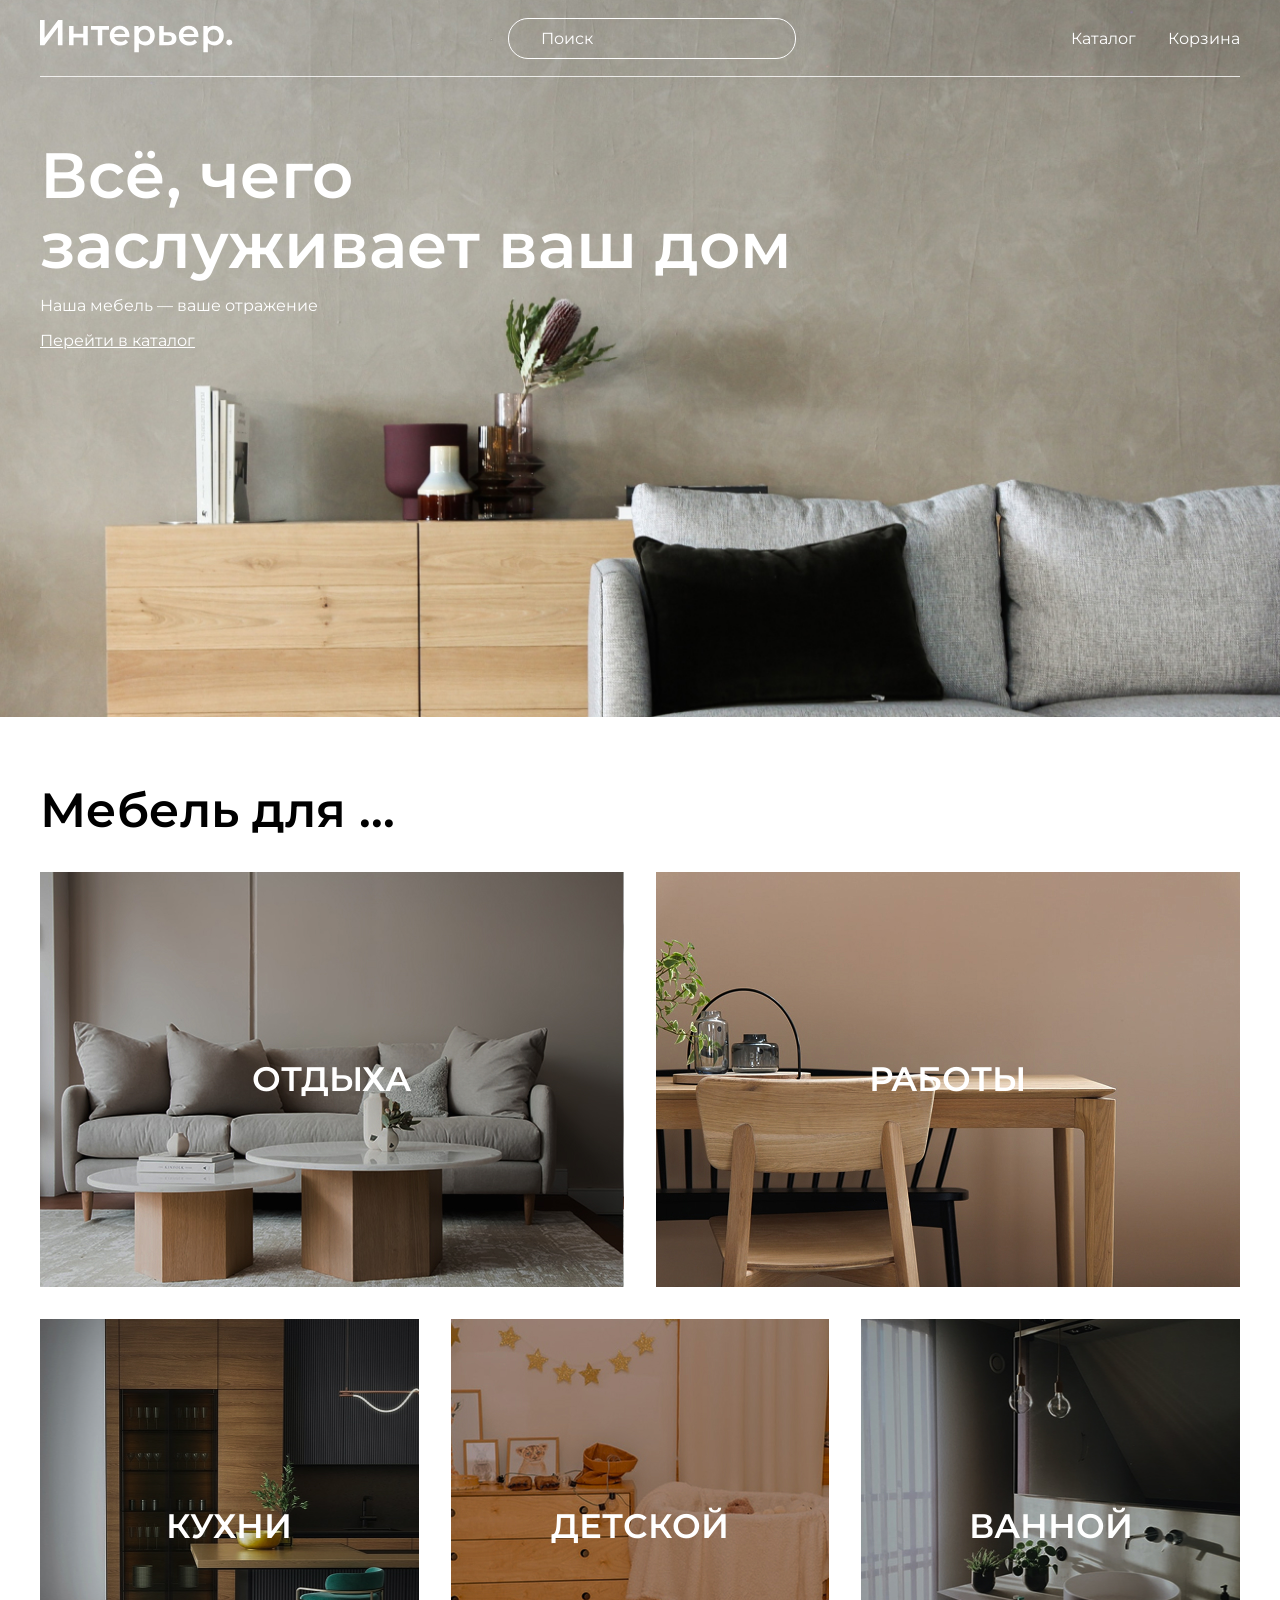
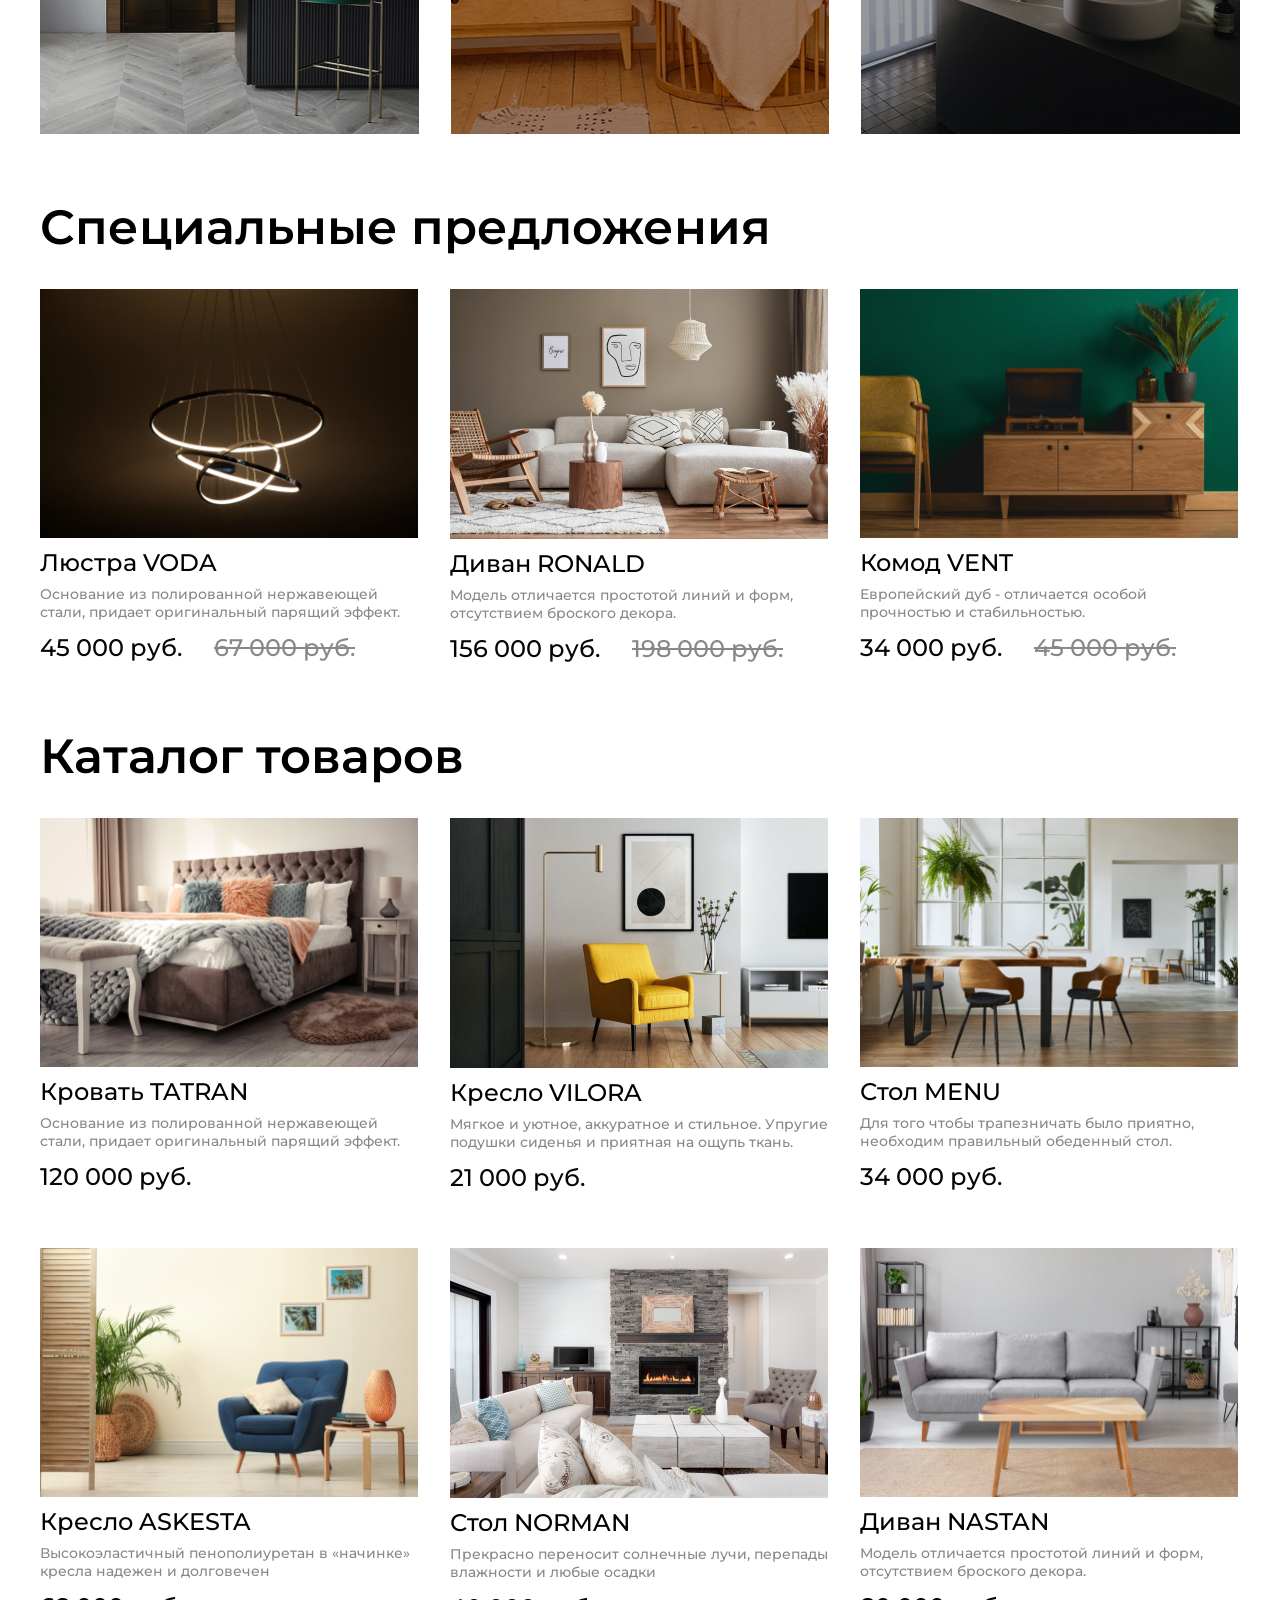
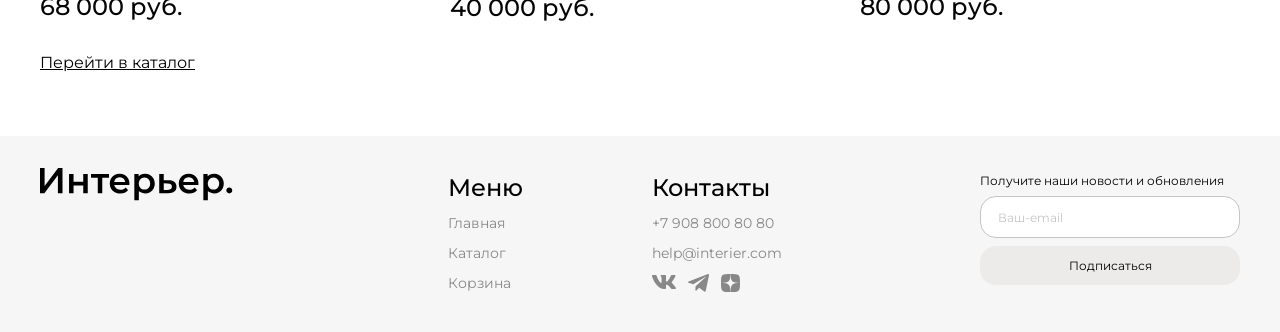
<file: index.html>
<!DOCTYPE html>
<html lang="ru">
<head>
    <meta charset="UTF-8">
    <meta name="viewport" content="width=device-width, initial-scale=1.0">
    <title>Магазин мебели</title>
    <link rel="stylesheet" href="./styles.css">
    <link rel="preconnect" href="https://fonts.googleapis.com">
    <link rel="preconnect" href="https://fonts.gstatic.com" crossorigin>
    <link href="https://fonts.googleapis.com/css2?family=Montserrat:ital,wght@0,100..900;1,100..900&display=swap"
        rel="stylesheet">
</head>
<body>
    <section class="hero-page center">
        <header class="header">
            <a class="header__logo" href="index.html">
                <img class="logo__img" src="./img/logo-vite.svg" alt="Логотип">
            </a>

            <input class="header__input" type="text" placeholder="Поиск">

            <nav class="header__nav">
                <a class="header__nav-link" href="catalog.html">Каталог</a>
                <a class="header__nav-link" href="cart.html">Корзина</a>
            </nav>

            <div class="menu-mobail">
                <a href="#">
                    <svg width="16" height="16" viewBox="0 0 16 16" fill="none" xmlns="http://www.w3.org/2000/svg">
                        <path d="M6.33569 0.103333C7.97081 0.0528479 9.56397 0.626612 10.7908 1.7088C12.0177 2.79117 12.7864 4.30064 12.9402 5.9295C13.0911 7.52844 12.6358 9.12315 11.6707 10.4041L15.0046 13.7371C15.0874 13.8199 15.1532 13.9181 15.198 14.0262C15.2428 14.1344 15.2664 14.2508 15.2664 14.368C15.2663 14.4851 15.2428 14.6016 15.198 14.7098C15.1532 14.8179 15.0874 14.9161 15.0046 14.9988C14.9219 15.0816 14.8237 15.1474 14.7156 15.1922C14.6073 15.237 14.4909 15.2596 14.3738 15.2596C14.2566 15.2596 14.1402 15.237 14.032 15.1922C13.9239 15.1474 13.8257 15.0816 13.7429 14.9988L10.4099 11.6649C9.12912 12.6326 7.5328 13.0893 5.93237 12.9393C4.30231 12.7863 2.79181 12.0177 1.70874 10.7899C0.62567 9.56202 0.0515812 7.9673 0.103271 6.33087C0.155085 4.69428 0.829358 3.13824 1.98804 1.98126C3.14566 0.82533 4.70053 0.153931 6.33569 0.103333ZM6.54565 1.909C5.31897 1.91399 4.14353 2.40292 3.27612 3.27032C2.40875 4.13773 1.91979 5.31319 1.91479 6.53986C1.90986 7.76646 2.3895 8.94574 3.24976 9.82013C3.68015 10.2575 4.19306 10.6052 4.75854 10.8436C5.32421 11.0819 5.93183 11.2063 6.54565 11.2088C7.15929 11.2113 7.76729 11.0918 8.33472 10.8582C8.90228 10.6245 9.41826 10.2805 9.85229 9.8465C10.2863 9.41245 10.6303 8.8965 10.864 8.32892C11.0977 7.76149 11.2171 7.1535 11.2146 6.53986C11.2121 5.92603 11.0877 5.31841 10.8494 4.75275C10.611 4.18724 10.2633 3.67437 9.82593 3.24396C8.95152 2.38368 7.77229 1.90404 6.54565 1.909Z"
                            fill="white" stroke="white" stroke-width="0.2" />
                    </svg>
                </a>

                <a href="catalog.html">
                    <svg width="20" height="20" viewBox="0 0 20 20" fill="none" xmlns="http://www.w3.org/2000/svg">
                        <rect width="4.57143" height="4.57143" fill="white" />
                        <rect y="7.31427" width="4.57143" height="4.57143" fill="white" />
                        <rect y="14.6285" width="4.57143" height="4.57143" fill="white" />
                        <rect x="7.31348" y="7.31427" width="4.57143" height="4.57143" fill="white" />
                        <rect x="7.31348" y="14.6285" width="4.57143" height="4.57143" fill="white" />
                        <rect x="7.31348" width="4.57143" height="4.57143" fill="white" />
                        <rect x="14.6279" y="7.31427" width="4.57143" height="4.57143" fill="white" />
                        <rect x="14.6279" y="14.6285" width="4.57143" height="4.57143" fill="white" />
                        <rect x="14.6279" width="4.57143" height="4.57143" fill="white" />
                    </svg>
                </a>

                <a href="cart.html">
                    <svg width="19" height="17" viewBox="0 0 19 17" fill="none" xmlns="http://www.w3.org/2000/svg">
                        <path d="M11.4579 16.6667C12.0105 16.6667 12.5404 16.4472 12.9311 16.0565C13.3218 15.6658 13.5413 15.1359 13.5413 14.5833C13.5413 14.0308 13.3218 13.5009 12.9311 13.1102C12.5404 12.7195 12.0105 12.5 11.4579 12.5C10.9054 12.5 10.3755 12.7195 9.98478 13.1102C9.59408 13.5009 9.37459 14.0308 9.37459 14.5833C9.37459 15.1359 9.59408 15.6658 9.98478 16.0565C10.3755 16.4472 10.9054 16.6667 11.4579 16.6667ZM4.16626 16.6667C4.71879 16.6667 5.24869 16.4472 5.63939 16.0565C6.0301 15.6658 6.24959 15.1359 6.24959 14.5833C6.24959 14.0308 6.0301 13.5009 5.63939 13.1102C5.24869 12.7195 4.71879 12.5 4.16626 12.5C3.61372 12.5 3.08382 12.7195 2.69312 13.1102C2.30242 13.5009 2.08292 14.0308 2.08292 14.5833C2.08292 15.1359 2.30242 15.6658 2.69312 16.0565C3.08382 16.4472 3.61372 16.6667 4.16626 16.6667ZM17.7475 2.00312C18.0075 1.99474 18.2541 1.88554 18.4351 1.69863C18.6161 1.51171 18.7173 1.26174 18.7173 1.00156C18.7173 0.741387 18.6161 0.491411 18.4351 0.304497C18.2541 0.117584 18.0075 0.0083873 17.7475 0H16.5485C15.609 0 14.7965 0.652083 14.5923 1.56875L13.2871 7.44583C13.0829 8.3625 12.2704 9.01458 11.3308 9.01458H3.50584L2.00376 3.00417H11.7381C11.9957 2.99241 12.2389 2.88181 12.417 2.69537C12.5951 2.50892 12.6945 2.26099 12.6945 2.00312C12.6945 1.74526 12.5951 1.49733 12.417 1.31088C12.2389 1.12444 11.9957 1.01384 11.7381 1.00208H2.00376C1.69924 1.00199 1.39871 1.07133 1.12502 1.20483C0.851328 1.33832 0.611673 1.53246 0.424274 1.77248C0.236876 2.01251 0.106667 2.29209 0.0435467 2.59C-0.0195751 2.8879 -0.0139446 3.19627 0.0600071 3.49167L1.56209 9.5C1.67038 9.93354 1.92052 10.3184 2.27272 10.5934C2.62493 10.8684 3.05898 11.0178 3.50584 11.0177H11.3308C12.2425 11.0178 13.127 10.707 13.8381 10.1366C14.5493 9.56612 15.0446 8.77019 15.2423 7.88021L16.5485 2.00312H17.7475Z"
                            fill="white" />
                    </svg>
                </a>
            </div>
        </header>

        <div class="hero-page__wrapper">
            <h1 class="hero-page__title">Всё, чего заслуживает ваш дом</h1>
            <p class="hero-page__subtitle">Наша мебель — ваше отражение</p>
            <a class="hero-page__link" href="catalog.html">Перейти в каталог</a>
        </div>
    </section>

    <div class="for-box center">
        <h2 class="for-box__title">Мебель для ...</h2>
        <div class="for">
            <div class="for__item for__item_1 for__item_big">ОТДЫХА</div>
            <div class="for__item for__item_2 for__item_big">РАБОТЫ</div>
            <div class="for__item for__item_3">КУХНИ</div>
            <div class="for__item for__item_4">ДЕТСКОЙ</div>
            <div class="for__item for__item_5">ВАННОЙ</div>
        </div>
    </div>

    <section class="content center">
        <h2 class="content__title">Специальные предложения</h2>
        <div class="content__product">
            <article class="product">
                <div class="product__icons">
                <a class="product__linke" href="#">
                    <svg width="18.165161" height="21.083023" viewBox="0 0 18.1652 21.083" fill="none"
                        xmlns="http://www.w3.org/2000/svg" xmlns:xlink="http://www.w3.org/1999/xlink">
                        <desc>
                            Created with Pixso.
                        </desc>
                        <defs />
                        <path id="Vector"
                            d="M4.08 7L4.08 5C4.08 3.67 4.15 1.93 5.08 1C6.01 0.06 7.76 0 9.08 0C10.39 0 12.15 0.06 13.08 1C14.01 1.93 14.08 3.67 14.08 5L14.08 7L17.08 7C17.34 7 17.89 6.81 18.08 7C18.26 7.18 18.08 7.73 18.08 8L18.08 20C18.08 20.26 18.26 20.81 18.08 21C17.89 21.18 17.34 21 17.08 21L1.08 21C0.81 21 0.26 21.18 0.08 21C-0.11 20.81 0.08 20.26 0.08 20L0.08 8C0.08 7.73 -0.11 7.18 0.08 7C0.26 6.81 0.81 7 1.08 7L4.08 7ZM4.08 9L2.08 9L2.08 19L16.08 19L16.08 9L14.08 9L14.08 11L12.08 11L12.08 9L6.08 9L6.08 11L4.08 11L4.08 9ZM6.08 7L12.08 7L12.08 5C12.08 4.2 11.64 3.56 11.08 3C10.52 2.43 9.87 2 9.08 2C8.29 2 7.64 2.43 7.08 3C6.52 3.56 6.08 4.2 6.08 5L6.08 7Z"
                            fill="#C4C4C4" fill-opacity="1.000000" fill-rule="nonzero" />
                    </svg>
                </a>
                <a class="product__linke" href="#">
                    <svg width="20" height="18" viewBox="0 0 20 18" fill="none" xmlns="http://www.w3.org/2000/svg">
                        <path
                            d="M10 18.0011C9.35502 17.4291 8.62602 16.8341 7.85502 16.2011H7.84502C5.13002 13.9811 2.05302 11.4691 0.694023 8.45912C0.24754 7.50085 0.0109268 6.45825 1.1406e-05 5.40112C-0.00297039 3.95061 0.578794 2.56011 1.61383 1.54389C2.64887 0.527673 4.04981 -0.0284812 5.50002 0.00112428C6.68065 0.00298908 7.83586 0.344205 8.82802 0.984124C9.26399 1.26709 9.65844 1.60938 10 2.00112C10.3435 1.61092 10.7381 1.26883 11.173 0.984124C12.1648 0.344079 13.3197 0.00284283 14.5 0.00112428C15.9502 -0.0284812 17.3512 0.527673 18.3862 1.54389C19.4213 2.56011 20.003 3.95061 20 5.40112C19.9898 6.45994 19.7532 7.50432 19.306 8.46412C17.947 11.4741 14.871 13.9851 12.156 16.2011L12.146 16.2091C11.374 16.8381 10.646 17.4331 10.001 18.0091L10 18.0011ZM5.50002 2.00112C4.56853 1.98947 3.67009 2.34597 3.00002 2.99312C2.35441 3.62729 1.99358 4.49617 1.99994 5.40112C2.01135 6.17163 2.18585 6.93098 2.51202 7.62912C3.15353 8.92783 4.01913 10.1032 5.06902 11.1011C6.06002 12.1011 7.20002 13.0691 8.18602 13.8831C8.45902 14.1081 8.73702 14.3351 9.01502 14.5621L9.19002 14.7051C9.45702 14.9231 9.73302 15.1491 10 15.3711L10.013 15.3591L10.019 15.3541H10.025L10.034 15.3471H10.039H10.044L10.062 15.3321L10.103 15.2991L10.11 15.2931L10.121 15.2851H10.127L10.136 15.2771L10.8 14.7321L10.974 14.5891C11.255 14.3601 11.533 14.1331 11.806 13.9081C12.792 13.0941 13.933 12.1271 14.924 11.1221C15.9741 10.1247 16.8397 8.94964 17.481 7.65112C17.8131 6.94693 17.9901 6.17963 18.0001 5.40112C18.0042 4.49896 17.6435 3.63342 17 3.00112C16.3312 2.35104 15.4326 1.99161 14.5 2.00112C13.3619 1.99145 12.274 2.46849 11.51 3.31212L10 5.05212L8.49002 3.31212C7.72609 2.46849 6.6381 1.99145 5.50002 2.00112Z"
                            fill="#C4C4C4" />
                    </svg>
                </a>
            </div>
                <img class="product__img" src="./img/VODA.jpg" alt="Люстра VODA">
                <h3 class="product__name">Люстра VODA</h3>
                <p class="product__title">Основание из полированной нержавеющей стали, придает оригинальный парящий эффект.</p>
                <div class="product__box-price">
                    <p class="product__price">45 000 руб.</p>
                    <p class="product__price product__price_sail">67 000 руб.</p>
                </div>
            </article>

            <article class="product">
                <div class="product__icons">
                <a class="product__linke" href="#">
                    <svg width="18.165161" height="21.083023" viewBox="0 0 18.1652 21.083" fill="none"
                        xmlns="http://www.w3.org/2000/svg" xmlns:xlink="http://www.w3.org/1999/xlink">
                        <desc>
                            Created with Pixso.
                        </desc>
                        <defs />
                        <path id="Vector"
                            d="M4.08 7L4.08 5C4.08 3.67 4.15 1.93 5.08 1C6.01 0.06 7.76 0 9.08 0C10.39 0 12.15 0.06 13.08 1C14.01 1.93 14.08 3.67 14.08 5L14.08 7L17.08 7C17.34 7 17.89 6.81 18.08 7C18.26 7.18 18.08 7.73 18.08 8L18.08 20C18.08 20.26 18.26 20.81 18.08 21C17.89 21.18 17.34 21 17.08 21L1.08 21C0.81 21 0.26 21.18 0.08 21C-0.11 20.81 0.08 20.26 0.08 20L0.08 8C0.08 7.73 -0.11 7.18 0.08 7C0.26 6.81 0.81 7 1.08 7L4.08 7ZM4.08 9L2.08 9L2.08 19L16.08 19L16.08 9L14.08 9L14.08 11L12.08 11L12.08 9L6.08 9L6.08 11L4.08 11L4.08 9ZM6.08 7L12.08 7L12.08 5C12.08 4.2 11.64 3.56 11.08 3C10.52 2.43 9.87 2 9.08 2C8.29 2 7.64 2.43 7.08 3C6.52 3.56 6.08 4.2 6.08 5L6.08 7Z"
                            fill="#C4C4C4" fill-opacity="1.000000" fill-rule="nonzero" />
                    </svg>
                </a>
                <a class="product__linke" href="#">
                    <svg width="20" height="18" viewBox="0 0 20 18" fill="none" xmlns="http://www.w3.org/2000/svg">
                        <path
                            d="M10 18.0011C9.35502 17.4291 8.62602 16.8341 7.85502 16.2011H7.84502C5.13002 13.9811 2.05302 11.4691 0.694023 8.45912C0.24754 7.50085 0.0109268 6.45825 1.1406e-05 5.40112C-0.00297039 3.95061 0.578794 2.56011 1.61383 1.54389C2.64887 0.527673 4.04981 -0.0284812 5.50002 0.00112428C6.68065 0.00298908 7.83586 0.344205 8.82802 0.984124C9.26399 1.26709 9.65844 1.60938 10 2.00112C10.3435 1.61092 10.7381 1.26883 11.173 0.984124C12.1648 0.344079 13.3197 0.00284283 14.5 0.00112428C15.9502 -0.0284812 17.3512 0.527673 18.3862 1.54389C19.4213 2.56011 20.003 3.95061 20 5.40112C19.9898 6.45994 19.7532 7.50432 19.306 8.46412C17.947 11.4741 14.871 13.9851 12.156 16.2011L12.146 16.2091C11.374 16.8381 10.646 17.4331 10.001 18.0091L10 18.0011ZM5.50002 2.00112C4.56853 1.98947 3.67009 2.34597 3.00002 2.99312C2.35441 3.62729 1.99358 4.49617 1.99994 5.40112C2.01135 6.17163 2.18585 6.93098 2.51202 7.62912C3.15353 8.92783 4.01913 10.1032 5.06902 11.1011C6.06002 12.1011 7.20002 13.0691 8.18602 13.8831C8.45902 14.1081 8.73702 14.3351 9.01502 14.5621L9.19002 14.7051C9.45702 14.9231 9.73302 15.1491 10 15.3711L10.013 15.3591L10.019 15.3541H10.025L10.034 15.3471H10.039H10.044L10.062 15.3321L10.103 15.2991L10.11 15.2931L10.121 15.2851H10.127L10.136 15.2771L10.8 14.7321L10.974 14.5891C11.255 14.3601 11.533 14.1331 11.806 13.9081C12.792 13.0941 13.933 12.1271 14.924 11.1221C15.9741 10.1247 16.8397 8.94964 17.481 7.65112C17.8131 6.94693 17.9901 6.17963 18.0001 5.40112C18.0042 4.49896 17.6435 3.63342 17 3.00112C16.3312 2.35104 15.4326 1.99161 14.5 2.00112C13.3619 1.99145 12.274 2.46849 11.51 3.31212L10 5.05212L8.49002 3.31212C7.72609 2.46849 6.6381 1.99145 5.50002 2.00112Z"
                            fill="#C4C4C4" />
                    </svg>
                </a>
            </div>
                <img class="product__img" src="./img/RONALD.jpg" alt="Диван RONALD">
                <h3 class="product__name">Диван RONALD</h3>
                <p class="product__title">Модель отличается простотой линий и форм, отсутствием броского декора.</p>
                <div class="product__box-price">
                    <p class="product__price">156 000 руб.</p>
                    <p class="product__price product__price_sail">198 000 руб.</p>
                </div>
            </article>

            <article class="product">
                <div class="product__icons">
                <a class="product__linke" href="#">
                    <svg width="18.165161" height="21.083023" viewBox="0 0 18.1652 21.083" fill="none"
                        xmlns="http://www.w3.org/2000/svg" xmlns:xlink="http://www.w3.org/1999/xlink">
                        <desc>
                            Created with Pixso.
                        </desc>
                        <defs />
                        <path id="Vector"
                            d="M4.08 7L4.08 5C4.08 3.67 4.15 1.93 5.08 1C6.01 0.06 7.76 0 9.08 0C10.39 0 12.15 0.06 13.08 1C14.01 1.93 14.08 3.67 14.08 5L14.08 7L17.08 7C17.34 7 17.89 6.81 18.08 7C18.26 7.18 18.08 7.73 18.08 8L18.08 20C18.08 20.26 18.26 20.81 18.08 21C17.89 21.18 17.34 21 17.08 21L1.08 21C0.81 21 0.26 21.18 0.08 21C-0.11 20.81 0.08 20.26 0.08 20L0.08 8C0.08 7.73 -0.11 7.18 0.08 7C0.26 6.81 0.81 7 1.08 7L4.08 7ZM4.08 9L2.08 9L2.08 19L16.08 19L16.08 9L14.08 9L14.08 11L12.08 11L12.08 9L6.08 9L6.08 11L4.08 11L4.08 9ZM6.08 7L12.08 7L12.08 5C12.08 4.2 11.64 3.56 11.08 3C10.52 2.43 9.87 2 9.08 2C8.29 2 7.64 2.43 7.08 3C6.52 3.56 6.08 4.2 6.08 5L6.08 7Z"
                            fill="#C4C4C4" fill-opacity="1.000000" fill-rule="nonzero" />
                    </svg>
                </a>
                <a class="product__linke" href="#">
                    <svg width="20" height="18" viewBox="0 0 20 18" fill="none" xmlns="http://www.w3.org/2000/svg">
                        <path
                            d="M10 18.0011C9.35502 17.4291 8.62602 16.8341 7.85502 16.2011H7.84502C5.13002 13.9811 2.05302 11.4691 0.694023 8.45912C0.24754 7.50085 0.0109268 6.45825 1.1406e-05 5.40112C-0.00297039 3.95061 0.578794 2.56011 1.61383 1.54389C2.64887 0.527673 4.04981 -0.0284812 5.50002 0.00112428C6.68065 0.00298908 7.83586 0.344205 8.82802 0.984124C9.26399 1.26709 9.65844 1.60938 10 2.00112C10.3435 1.61092 10.7381 1.26883 11.173 0.984124C12.1648 0.344079 13.3197 0.00284283 14.5 0.00112428C15.9502 -0.0284812 17.3512 0.527673 18.3862 1.54389C19.4213 2.56011 20.003 3.95061 20 5.40112C19.9898 6.45994 19.7532 7.50432 19.306 8.46412C17.947 11.4741 14.871 13.9851 12.156 16.2011L12.146 16.2091C11.374 16.8381 10.646 17.4331 10.001 18.0091L10 18.0011ZM5.50002 2.00112C4.56853 1.98947 3.67009 2.34597 3.00002 2.99312C2.35441 3.62729 1.99358 4.49617 1.99994 5.40112C2.01135 6.17163 2.18585 6.93098 2.51202 7.62912C3.15353 8.92783 4.01913 10.1032 5.06902 11.1011C6.06002 12.1011 7.20002 13.0691 8.18602 13.8831C8.45902 14.1081 8.73702 14.3351 9.01502 14.5621L9.19002 14.7051C9.45702 14.9231 9.73302 15.1491 10 15.3711L10.013 15.3591L10.019 15.3541H10.025L10.034 15.3471H10.039H10.044L10.062 15.3321L10.103 15.2991L10.11 15.2931L10.121 15.2851H10.127L10.136 15.2771L10.8 14.7321L10.974 14.5891C11.255 14.3601 11.533 14.1331 11.806 13.9081C12.792 13.0941 13.933 12.1271 14.924 11.1221C15.9741 10.1247 16.8397 8.94964 17.481 7.65112C17.8131 6.94693 17.9901 6.17963 18.0001 5.40112C18.0042 4.49896 17.6435 3.63342 17 3.00112C16.3312 2.35104 15.4326 1.99161 14.5 2.00112C13.3619 1.99145 12.274 2.46849 11.51 3.31212L10 5.05212L8.49002 3.31212C7.72609 2.46849 6.6381 1.99145 5.50002 2.00112Z"
                            fill="#C4C4C4" />
                    </svg>
                </a>
            </div>
                <img class="product__img" src="./img/VENT.jpg" alt="Комод VENT">
                <h3 class="product__name">Комод VENT</h3>
                <p class="product__title">Европейский дуб - отличается особой прочностью и стабильностью.</p>
                <div class="product__box-price">
                    <p class="product__price">34 000 руб.</p>
                    <p class="product__price product__price_sail">45 000 руб.</p>
                </div>
            </article>
        </div>
    </section>

    <section class="content center">
        <h2 class="content__title">Каталог товаров</h2>
        <div class="content__product">
            <article class="product">
                <div class="product__icons">
                <a class="product__linke" href="#">
                    <svg width="18.165161" height="21.083023" viewBox="0 0 18.1652 21.083" fill="none"
                        xmlns="http://www.w3.org/2000/svg" xmlns:xlink="http://www.w3.org/1999/xlink">
                        <desc>
                            Created with Pixso.
                        </desc>
                        <defs />
                        <path id="Vector"
                            d="M4.08 7L4.08 5C4.08 3.67 4.15 1.93 5.08 1C6.01 0.06 7.76 0 9.08 0C10.39 0 12.15 0.06 13.08 1C14.01 1.93 14.08 3.67 14.08 5L14.08 7L17.08 7C17.34 7 17.89 6.81 18.08 7C18.26 7.18 18.08 7.73 18.08 8L18.08 20C18.08 20.26 18.26 20.81 18.08 21C17.89 21.18 17.34 21 17.08 21L1.08 21C0.81 21 0.26 21.18 0.08 21C-0.11 20.81 0.08 20.26 0.08 20L0.08 8C0.08 7.73 -0.11 7.18 0.08 7C0.26 6.81 0.81 7 1.08 7L4.08 7ZM4.08 9L2.08 9L2.08 19L16.08 19L16.08 9L14.08 9L14.08 11L12.08 11L12.08 9L6.08 9L6.08 11L4.08 11L4.08 9ZM6.08 7L12.08 7L12.08 5C12.08 4.2 11.64 3.56 11.08 3C10.52 2.43 9.87 2 9.08 2C8.29 2 7.64 2.43 7.08 3C6.52 3.56 6.08 4.2 6.08 5L6.08 7Z"
                            fill="#C4C4C4" fill-opacity="1.000000" fill-rule="nonzero" />
                    </svg>
                </a>
                <a class="product__linke" href="#">
                    <svg width="20" height="18" viewBox="0 0 20 18" fill="none" xmlns="http://www.w3.org/2000/svg">
                        <path
                            d="M10 18.0011C9.35502 17.4291 8.62602 16.8341 7.85502 16.2011H7.84502C5.13002 13.9811 2.05302 11.4691 0.694023 8.45912C0.24754 7.50085 0.0109268 6.45825 1.1406e-05 5.40112C-0.00297039 3.95061 0.578794 2.56011 1.61383 1.54389C2.64887 0.527673 4.04981 -0.0284812 5.50002 0.00112428C6.68065 0.00298908 7.83586 0.344205 8.82802 0.984124C9.26399 1.26709 9.65844 1.60938 10 2.00112C10.3435 1.61092 10.7381 1.26883 11.173 0.984124C12.1648 0.344079 13.3197 0.00284283 14.5 0.00112428C15.9502 -0.0284812 17.3512 0.527673 18.3862 1.54389C19.4213 2.56011 20.003 3.95061 20 5.40112C19.9898 6.45994 19.7532 7.50432 19.306 8.46412C17.947 11.4741 14.871 13.9851 12.156 16.2011L12.146 16.2091C11.374 16.8381 10.646 17.4331 10.001 18.0091L10 18.0011ZM5.50002 2.00112C4.56853 1.98947 3.67009 2.34597 3.00002 2.99312C2.35441 3.62729 1.99358 4.49617 1.99994 5.40112C2.01135 6.17163 2.18585 6.93098 2.51202 7.62912C3.15353 8.92783 4.01913 10.1032 5.06902 11.1011C6.06002 12.1011 7.20002 13.0691 8.18602 13.8831C8.45902 14.1081 8.73702 14.3351 9.01502 14.5621L9.19002 14.7051C9.45702 14.9231 9.73302 15.1491 10 15.3711L10.013 15.3591L10.019 15.3541H10.025L10.034 15.3471H10.039H10.044L10.062 15.3321L10.103 15.2991L10.11 15.2931L10.121 15.2851H10.127L10.136 15.2771L10.8 14.7321L10.974 14.5891C11.255 14.3601 11.533 14.1331 11.806 13.9081C12.792 13.0941 13.933 12.1271 14.924 11.1221C15.9741 10.1247 16.8397 8.94964 17.481 7.65112C17.8131 6.94693 17.9901 6.17963 18.0001 5.40112C18.0042 4.49896 17.6435 3.63342 17 3.00112C16.3312 2.35104 15.4326 1.99161 14.5 2.00112C13.3619 1.99145 12.274 2.46849 11.51 3.31212L10 5.05212L8.49002 3.31212C7.72609 2.46849 6.6381 1.99145 5.50002 2.00112Z"
                            fill="#C4C4C4" />
                    </svg>
                </a>
            </div>
                <img class="product__img" src="./img/TATRAN.png" alt="Кровать TATRAN">
                <h3 class="product__name">Кровать TATRAN</h3>
                <p class="product__title">Основание из полированной нержавеющей стали, придает оригинальный парящий эффект.</p>
                <p class="product__price">120 000 руб.</p>
            </article>

            <article class="product">
                <div class="product__icons">
                <a class="product__linke" href="#">
                    <svg width="18.165161" height="21.083023" viewBox="0 0 18.1652 21.083" fill="none"
                        xmlns="http://www.w3.org/2000/svg" xmlns:xlink="http://www.w3.org/1999/xlink">
                        <desc>
                            Created with Pixso.
                        </desc>
                        <defs />
                        <path id="Vector"
                            d="M4.08 7L4.08 5C4.08 3.67 4.15 1.93 5.08 1C6.01 0.06 7.76 0 9.08 0C10.39 0 12.15 0.06 13.08 1C14.01 1.93 14.08 3.67 14.08 5L14.08 7L17.08 7C17.34 7 17.89 6.81 18.08 7C18.26 7.18 18.08 7.73 18.08 8L18.08 20C18.08 20.26 18.26 20.81 18.08 21C17.89 21.18 17.34 21 17.08 21L1.08 21C0.81 21 0.26 21.18 0.08 21C-0.11 20.81 0.08 20.26 0.08 20L0.08 8C0.08 7.73 -0.11 7.18 0.08 7C0.26 6.81 0.81 7 1.08 7L4.08 7ZM4.08 9L2.08 9L2.08 19L16.08 19L16.08 9L14.08 9L14.08 11L12.08 11L12.08 9L6.08 9L6.08 11L4.08 11L4.08 9ZM6.08 7L12.08 7L12.08 5C12.08 4.2 11.64 3.56 11.08 3C10.52 2.43 9.87 2 9.08 2C8.29 2 7.64 2.43 7.08 3C6.52 3.56 6.08 4.2 6.08 5L6.08 7Z"
                            fill="#C4C4C4" fill-opacity="1.000000" fill-rule="nonzero" />
                    </svg>
                </a>
                <a class="product__linke" href="#">
                    <svg width="20" height="18" viewBox="0 0 20 18" fill="none" xmlns="http://www.w3.org/2000/svg">
                        <path
                            d="M10 18.0011C9.35502 17.4291 8.62602 16.8341 7.85502 16.2011H7.84502C5.13002 13.9811 2.05302 11.4691 0.694023 8.45912C0.24754 7.50085 0.0109268 6.45825 1.1406e-05 5.40112C-0.00297039 3.95061 0.578794 2.56011 1.61383 1.54389C2.64887 0.527673 4.04981 -0.0284812 5.50002 0.00112428C6.68065 0.00298908 7.83586 0.344205 8.82802 0.984124C9.26399 1.26709 9.65844 1.60938 10 2.00112C10.3435 1.61092 10.7381 1.26883 11.173 0.984124C12.1648 0.344079 13.3197 0.00284283 14.5 0.00112428C15.9502 -0.0284812 17.3512 0.527673 18.3862 1.54389C19.4213 2.56011 20.003 3.95061 20 5.40112C19.9898 6.45994 19.7532 7.50432 19.306 8.46412C17.947 11.4741 14.871 13.9851 12.156 16.2011L12.146 16.2091C11.374 16.8381 10.646 17.4331 10.001 18.0091L10 18.0011ZM5.50002 2.00112C4.56853 1.98947 3.67009 2.34597 3.00002 2.99312C2.35441 3.62729 1.99358 4.49617 1.99994 5.40112C2.01135 6.17163 2.18585 6.93098 2.51202 7.62912C3.15353 8.92783 4.01913 10.1032 5.06902 11.1011C6.06002 12.1011 7.20002 13.0691 8.18602 13.8831C8.45902 14.1081 8.73702 14.3351 9.01502 14.5621L9.19002 14.7051C9.45702 14.9231 9.73302 15.1491 10 15.3711L10.013 15.3591L10.019 15.3541H10.025L10.034 15.3471H10.039H10.044L10.062 15.3321L10.103 15.2991L10.11 15.2931L10.121 15.2851H10.127L10.136 15.2771L10.8 14.7321L10.974 14.5891C11.255 14.3601 11.533 14.1331 11.806 13.9081C12.792 13.0941 13.933 12.1271 14.924 11.1221C15.9741 10.1247 16.8397 8.94964 17.481 7.65112C17.8131 6.94693 17.9901 6.17963 18.0001 5.40112C18.0042 4.49896 17.6435 3.63342 17 3.00112C16.3312 2.35104 15.4326 1.99161 14.5 2.00112C13.3619 1.99145 12.274 2.46849 11.51 3.31212L10 5.05212L8.49002 3.31212C7.72609 2.46849 6.6381 1.99145 5.50002 2.00112Z"
                            fill="#C4C4C4" />
                    </svg>
                </a>
            </div>
                <img class="product__img" src="./img/VILORA.png" alt="Кресло VILORA">
                <h3 class="product__name">Кресло VILORA</h3>
                <p class="product__title">Мягкое и уютное, аккуратное и стильное. Упругие подушки сиденья и приятная на ощупь ткань.</p>
                <p class="product__price">21 000 руб.</p>
            </article>

            <article class="product">
                <div class="product__icons">
                <a class="product__linke" href="#">
                    <svg width="18.165161" height="21.083023" viewBox="0 0 18.1652 21.083" fill="none"
                        xmlns="http://www.w3.org/2000/svg" xmlns:xlink="http://www.w3.org/1999/xlink">
                        <desc>
                            Created with Pixso.
                        </desc>
                        <defs />
                        <path id="Vector"
                            d="M4.08 7L4.08 5C4.08 3.67 4.15 1.93 5.08 1C6.01 0.06 7.76 0 9.08 0C10.39 0 12.15 0.06 13.08 1C14.01 1.93 14.08 3.67 14.08 5L14.08 7L17.08 7C17.34 7 17.89 6.81 18.08 7C18.26 7.18 18.08 7.73 18.08 8L18.08 20C18.08 20.26 18.26 20.81 18.08 21C17.89 21.18 17.34 21 17.08 21L1.08 21C0.81 21 0.26 21.18 0.08 21C-0.11 20.81 0.08 20.26 0.08 20L0.08 8C0.08 7.73 -0.11 7.18 0.08 7C0.26 6.81 0.81 7 1.08 7L4.08 7ZM4.08 9L2.08 9L2.08 19L16.08 19L16.08 9L14.08 9L14.08 11L12.08 11L12.08 9L6.08 9L6.08 11L4.08 11L4.08 9ZM6.08 7L12.08 7L12.08 5C12.08 4.2 11.64 3.56 11.08 3C10.52 2.43 9.87 2 9.08 2C8.29 2 7.64 2.43 7.08 3C6.52 3.56 6.08 4.2 6.08 5L6.08 7Z"
                            fill="#C4C4C4" fill-opacity="1.000000" fill-rule="nonzero" />
                    </svg>
                </a>
                <a class="product__linke" href="#">
                    <svg width="20" height="18" viewBox="0 0 20 18" fill="none" xmlns="http://www.w3.org/2000/svg">
                        <path
                            d="M10 18.0011C9.35502 17.4291 8.62602 16.8341 7.85502 16.2011H7.84502C5.13002 13.9811 2.05302 11.4691 0.694023 8.45912C0.24754 7.50085 0.0109268 6.45825 1.1406e-05 5.40112C-0.00297039 3.95061 0.578794 2.56011 1.61383 1.54389C2.64887 0.527673 4.04981 -0.0284812 5.50002 0.00112428C6.68065 0.00298908 7.83586 0.344205 8.82802 0.984124C9.26399 1.26709 9.65844 1.60938 10 2.00112C10.3435 1.61092 10.7381 1.26883 11.173 0.984124C12.1648 0.344079 13.3197 0.00284283 14.5 0.00112428C15.9502 -0.0284812 17.3512 0.527673 18.3862 1.54389C19.4213 2.56011 20.003 3.95061 20 5.40112C19.9898 6.45994 19.7532 7.50432 19.306 8.46412C17.947 11.4741 14.871 13.9851 12.156 16.2011L12.146 16.2091C11.374 16.8381 10.646 17.4331 10.001 18.0091L10 18.0011ZM5.50002 2.00112C4.56853 1.98947 3.67009 2.34597 3.00002 2.99312C2.35441 3.62729 1.99358 4.49617 1.99994 5.40112C2.01135 6.17163 2.18585 6.93098 2.51202 7.62912C3.15353 8.92783 4.01913 10.1032 5.06902 11.1011C6.06002 12.1011 7.20002 13.0691 8.18602 13.8831C8.45902 14.1081 8.73702 14.3351 9.01502 14.5621L9.19002 14.7051C9.45702 14.9231 9.73302 15.1491 10 15.3711L10.013 15.3591L10.019 15.3541H10.025L10.034 15.3471H10.039H10.044L10.062 15.3321L10.103 15.2991L10.11 15.2931L10.121 15.2851H10.127L10.136 15.2771L10.8 14.7321L10.974 14.5891C11.255 14.3601 11.533 14.1331 11.806 13.9081C12.792 13.0941 13.933 12.1271 14.924 11.1221C15.9741 10.1247 16.8397 8.94964 17.481 7.65112C17.8131 6.94693 17.9901 6.17963 18.0001 5.40112C18.0042 4.49896 17.6435 3.63342 17 3.00112C16.3312 2.35104 15.4326 1.99161 14.5 2.00112C13.3619 1.99145 12.274 2.46849 11.51 3.31212L10 5.05212L8.49002 3.31212C7.72609 2.46849 6.6381 1.99145 5.50002 2.00112Z"
                            fill="#C4C4C4" />
                    </svg>
                </a>
            </div>
                <img class="product__img" src="./img/MENU.png" alt="Стол MENU">
                <h3 class="product__name">Стол MENU</h3>
                <p class="product__title">Для того чтобы трапезничать было приятно, необходим правильный обеденный стол.</p>
                <p class="product__price">34 000 руб.</p>
            </article>

            <article class="product">
                <div class="product__icons">
                <a class="product__linke" href="#">
                    <svg width="18.165161" height="21.083023" viewBox="0 0 18.1652 21.083" fill="none"
                        xmlns="http://www.w3.org/2000/svg" xmlns:xlink="http://www.w3.org/1999/xlink">
                        <desc>
                            Created with Pixso.
                        </desc>
                        <defs />
                        <path id="Vector"
                            d="M4.08 7L4.08 5C4.08 3.67 4.15 1.93 5.08 1C6.01 0.06 7.76 0 9.08 0C10.39 0 12.15 0.06 13.08 1C14.01 1.93 14.08 3.67 14.08 5L14.08 7L17.08 7C17.34 7 17.89 6.81 18.08 7C18.26 7.18 18.08 7.73 18.08 8L18.08 20C18.08 20.26 18.26 20.81 18.08 21C17.89 21.18 17.34 21 17.08 21L1.08 21C0.81 21 0.26 21.18 0.08 21C-0.11 20.81 0.08 20.26 0.08 20L0.08 8C0.08 7.73 -0.11 7.18 0.08 7C0.26 6.81 0.81 7 1.08 7L4.08 7ZM4.08 9L2.08 9L2.08 19L16.08 19L16.08 9L14.08 9L14.08 11L12.08 11L12.08 9L6.08 9L6.08 11L4.08 11L4.08 9ZM6.08 7L12.08 7L12.08 5C12.08 4.2 11.64 3.56 11.08 3C10.52 2.43 9.87 2 9.08 2C8.29 2 7.64 2.43 7.08 3C6.52 3.56 6.08 4.2 6.08 5L6.08 7Z"
                            fill="#C4C4C4" fill-opacity="1.000000" fill-rule="nonzero" />
                    </svg>
                </a>
                <a class="product__linke" href="#">
                    <svg width="20" height="18" viewBox="0 0 20 18" fill="none" xmlns="http://www.w3.org/2000/svg">
                        <path
                            d="M10 18.0011C9.35502 17.4291 8.62602 16.8341 7.85502 16.2011H7.84502C5.13002 13.9811 2.05302 11.4691 0.694023 8.45912C0.24754 7.50085 0.0109268 6.45825 1.1406e-05 5.40112C-0.00297039 3.95061 0.578794 2.56011 1.61383 1.54389C2.64887 0.527673 4.04981 -0.0284812 5.50002 0.00112428C6.68065 0.00298908 7.83586 0.344205 8.82802 0.984124C9.26399 1.26709 9.65844 1.60938 10 2.00112C10.3435 1.61092 10.7381 1.26883 11.173 0.984124C12.1648 0.344079 13.3197 0.00284283 14.5 0.00112428C15.9502 -0.0284812 17.3512 0.527673 18.3862 1.54389C19.4213 2.56011 20.003 3.95061 20 5.40112C19.9898 6.45994 19.7532 7.50432 19.306 8.46412C17.947 11.4741 14.871 13.9851 12.156 16.2011L12.146 16.2091C11.374 16.8381 10.646 17.4331 10.001 18.0091L10 18.0011ZM5.50002 2.00112C4.56853 1.98947 3.67009 2.34597 3.00002 2.99312C2.35441 3.62729 1.99358 4.49617 1.99994 5.40112C2.01135 6.17163 2.18585 6.93098 2.51202 7.62912C3.15353 8.92783 4.01913 10.1032 5.06902 11.1011C6.06002 12.1011 7.20002 13.0691 8.18602 13.8831C8.45902 14.1081 8.73702 14.3351 9.01502 14.5621L9.19002 14.7051C9.45702 14.9231 9.73302 15.1491 10 15.3711L10.013 15.3591L10.019 15.3541H10.025L10.034 15.3471H10.039H10.044L10.062 15.3321L10.103 15.2991L10.11 15.2931L10.121 15.2851H10.127L10.136 15.2771L10.8 14.7321L10.974 14.5891C11.255 14.3601 11.533 14.1331 11.806 13.9081C12.792 13.0941 13.933 12.1271 14.924 11.1221C15.9741 10.1247 16.8397 8.94964 17.481 7.65112C17.8131 6.94693 17.9901 6.17963 18.0001 5.40112C18.0042 4.49896 17.6435 3.63342 17 3.00112C16.3312 2.35104 15.4326 1.99161 14.5 2.00112C13.3619 1.99145 12.274 2.46849 11.51 3.31212L10 5.05212L8.49002 3.31212C7.72609 2.46849 6.6381 1.99145 5.50002 2.00112Z"
                            fill="#C4C4C4" />
                    </svg>
                </a>
            </div>
                <img class="product__img" src="./img/ASKESTA.png" alt="Кресло ASKESTA">
                <h3 class="product__name">Кресло ASKESTA</h3>
                <p class="product__title">Высокоэластичный пенополиуретан в «начинке» кресла надежен и долговечен</p>
                <p class="product__price">68 000 руб.</p>
            </article>

            <article class="product">
                <div class="product__icons">
                <a class="product__linke" href="#">
                    <svg width="18.165161" height="21.083023" viewBox="0 0 18.1652 21.083" fill="none"
                        xmlns="http://www.w3.org/2000/svg" xmlns:xlink="http://www.w3.org/1999/xlink">
                        <desc>
                            Created with Pixso.
                        </desc>
                        <defs />
                        <path id="Vector"
                            d="M4.08 7L4.08 5C4.08 3.67 4.15 1.93 5.08 1C6.01 0.06 7.76 0 9.08 0C10.39 0 12.15 0.06 13.08 1C14.01 1.93 14.08 3.67 14.08 5L14.08 7L17.08 7C17.34 7 17.89 6.81 18.08 7C18.26 7.18 18.08 7.73 18.08 8L18.08 20C18.08 20.26 18.26 20.81 18.08 21C17.89 21.18 17.34 21 17.08 21L1.08 21C0.81 21 0.26 21.18 0.08 21C-0.11 20.81 0.08 20.26 0.08 20L0.08 8C0.08 7.73 -0.11 7.18 0.08 7C0.26 6.81 0.81 7 1.08 7L4.08 7ZM4.08 9L2.08 9L2.08 19L16.08 19L16.08 9L14.08 9L14.08 11L12.08 11L12.08 9L6.08 9L6.08 11L4.08 11L4.08 9ZM6.08 7L12.08 7L12.08 5C12.08 4.2 11.64 3.56 11.08 3C10.52 2.43 9.87 2 9.08 2C8.29 2 7.64 2.43 7.08 3C6.52 3.56 6.08 4.2 6.08 5L6.08 7Z"
                            fill="#C4C4C4" fill-opacity="1.000000" fill-rule="nonzero" />
                    </svg>
                </a>
                <a class="product__linke" href="#">
                    <svg width="20" height="18" viewBox="0 0 20 18" fill="none" xmlns="http://www.w3.org/2000/svg">
                        <path
                            d="M10 18.0011C9.35502 17.4291 8.62602 16.8341 7.85502 16.2011H7.84502C5.13002 13.9811 2.05302 11.4691 0.694023 8.45912C0.24754 7.50085 0.0109268 6.45825 1.1406e-05 5.40112C-0.00297039 3.95061 0.578794 2.56011 1.61383 1.54389C2.64887 0.527673 4.04981 -0.0284812 5.50002 0.00112428C6.68065 0.00298908 7.83586 0.344205 8.82802 0.984124C9.26399 1.26709 9.65844 1.60938 10 2.00112C10.3435 1.61092 10.7381 1.26883 11.173 0.984124C12.1648 0.344079 13.3197 0.00284283 14.5 0.00112428C15.9502 -0.0284812 17.3512 0.527673 18.3862 1.54389C19.4213 2.56011 20.003 3.95061 20 5.40112C19.9898 6.45994 19.7532 7.50432 19.306 8.46412C17.947 11.4741 14.871 13.9851 12.156 16.2011L12.146 16.2091C11.374 16.8381 10.646 17.4331 10.001 18.0091L10 18.0011ZM5.50002 2.00112C4.56853 1.98947 3.67009 2.34597 3.00002 2.99312C2.35441 3.62729 1.99358 4.49617 1.99994 5.40112C2.01135 6.17163 2.18585 6.93098 2.51202 7.62912C3.15353 8.92783 4.01913 10.1032 5.06902 11.1011C6.06002 12.1011 7.20002 13.0691 8.18602 13.8831C8.45902 14.1081 8.73702 14.3351 9.01502 14.5621L9.19002 14.7051C9.45702 14.9231 9.73302 15.1491 10 15.3711L10.013 15.3591L10.019 15.3541H10.025L10.034 15.3471H10.039H10.044L10.062 15.3321L10.103 15.2991L10.11 15.2931L10.121 15.2851H10.127L10.136 15.2771L10.8 14.7321L10.974 14.5891C11.255 14.3601 11.533 14.1331 11.806 13.9081C12.792 13.0941 13.933 12.1271 14.924 11.1221C15.9741 10.1247 16.8397 8.94964 17.481 7.65112C17.8131 6.94693 17.9901 6.17963 18.0001 5.40112C18.0042 4.49896 17.6435 3.63342 17 3.00112C16.3312 2.35104 15.4326 1.99161 14.5 2.00112C13.3619 1.99145 12.274 2.46849 11.51 3.31212L10 5.05212L8.49002 3.31212C7.72609 2.46849 6.6381 1.99145 5.50002 2.00112Z"
                            fill="#C4C4C4" />
                    </svg>
                </a>
            </div>
                <img class="product__img" src="./img/NORMAN.png" alt="Стол NORMAN">
                <h3 class="product__name">Стол NORMAN</h3>
                <p class="product__title">Прекрасно переносит солнечные лучи, перепады влажности и любые осадки</p>
                <p class="product__price">40 000 руб.</p>
            </article>

            <article class="product">
                <div class="product__icons">
                <a class="product__linke" href="#">
                    <svg width="18.165161" height="21.083023" viewBox="0 0 18.1652 21.083" fill="none"
                        xmlns="http://www.w3.org/2000/svg" xmlns:xlink="http://www.w3.org/1999/xlink">
                        <desc>
                            Created with Pixso.
                        </desc>
                        <defs />
                        <path id="Vector"
                            d="M4.08 7L4.08 5C4.08 3.67 4.15 1.93 5.08 1C6.01 0.06 7.76 0 9.08 0C10.39 0 12.15 0.06 13.08 1C14.01 1.93 14.08 3.67 14.08 5L14.08 7L17.08 7C17.34 7 17.89 6.81 18.08 7C18.26 7.18 18.08 7.73 18.08 8L18.08 20C18.08 20.26 18.26 20.81 18.08 21C17.89 21.18 17.34 21 17.08 21L1.08 21C0.81 21 0.26 21.18 0.08 21C-0.11 20.81 0.08 20.26 0.08 20L0.08 8C0.08 7.73 -0.11 7.18 0.08 7C0.26 6.81 0.81 7 1.08 7L4.08 7ZM4.08 9L2.08 9L2.08 19L16.08 19L16.08 9L14.08 9L14.08 11L12.08 11L12.08 9L6.08 9L6.08 11L4.08 11L4.08 9ZM6.08 7L12.08 7L12.08 5C12.08 4.2 11.64 3.56 11.08 3C10.52 2.43 9.87 2 9.08 2C8.29 2 7.64 2.43 7.08 3C6.52 3.56 6.08 4.2 6.08 5L6.08 7Z"
                            fill="#C4C4C4" fill-opacity="1.000000" fill-rule="nonzero" />
                    </svg>
                </a>
                <a class="product__linke" href="#">
                    <svg width="20" height="18" viewBox="0 0 20 18" fill="none" xmlns="http://www.w3.org/2000/svg">
                        <path
                            d="M10 18.0011C9.35502 17.4291 8.62602 16.8341 7.85502 16.2011H7.84502C5.13002 13.9811 2.05302 11.4691 0.694023 8.45912C0.24754 7.50085 0.0109268 6.45825 1.1406e-05 5.40112C-0.00297039 3.95061 0.578794 2.56011 1.61383 1.54389C2.64887 0.527673 4.04981 -0.0284812 5.50002 0.00112428C6.68065 0.00298908 7.83586 0.344205 8.82802 0.984124C9.26399 1.26709 9.65844 1.60938 10 2.00112C10.3435 1.61092 10.7381 1.26883 11.173 0.984124C12.1648 0.344079 13.3197 0.00284283 14.5 0.00112428C15.9502 -0.0284812 17.3512 0.527673 18.3862 1.54389C19.4213 2.56011 20.003 3.95061 20 5.40112C19.9898 6.45994 19.7532 7.50432 19.306 8.46412C17.947 11.4741 14.871 13.9851 12.156 16.2011L12.146 16.2091C11.374 16.8381 10.646 17.4331 10.001 18.0091L10 18.0011ZM5.50002 2.00112C4.56853 1.98947 3.67009 2.34597 3.00002 2.99312C2.35441 3.62729 1.99358 4.49617 1.99994 5.40112C2.01135 6.17163 2.18585 6.93098 2.51202 7.62912C3.15353 8.92783 4.01913 10.1032 5.06902 11.1011C6.06002 12.1011 7.20002 13.0691 8.18602 13.8831C8.45902 14.1081 8.73702 14.3351 9.01502 14.5621L9.19002 14.7051C9.45702 14.9231 9.73302 15.1491 10 15.3711L10.013 15.3591L10.019 15.3541H10.025L10.034 15.3471H10.039H10.044L10.062 15.3321L10.103 15.2991L10.11 15.2931L10.121 15.2851H10.127L10.136 15.2771L10.8 14.7321L10.974 14.5891C11.255 14.3601 11.533 14.1331 11.806 13.9081C12.792 13.0941 13.933 12.1271 14.924 11.1221C15.9741 10.1247 16.8397 8.94964 17.481 7.65112C17.8131 6.94693 17.9901 6.17963 18.0001 5.40112C18.0042 4.49896 17.6435 3.63342 17 3.00112C16.3312 2.35104 15.4326 1.99161 14.5 2.00112C13.3619 1.99145 12.274 2.46849 11.51 3.31212L10 5.05212L8.49002 3.31212C7.72609 2.46849 6.6381 1.99145 5.50002 2.00112Z"
                            fill="#C4C4C4" />
                    </svg>
                </a>
            </div>
                <img class="product__img" src="./img/NASTAN.png" alt="Диван NASTAN">
                <h3 class="product__name">Диван NASTAN</h3>
                <p class="product__title">Модель отличается простотой линий и форм, отсутствием броского декора.</p>
                <p class="product__price">80 000 руб.</p>
            </article>
        </div>
    </section>

    <a class="catalog-link center" href="catalog.html">Перейти в каталог</a>

    <footer class="footer center">
        <img class="footer__logo" src="./img/logo-footer.svg" alt="Логотип сайта">

        <div class="footer__bloc">
            <div class="footer__info">
                <div class="footer__main">
                    <p class="footer__content">Меню</p>
                    <nav class="footer__nav">
                        <a class="footer__link" href="index.html">Главная</a>
                        <a class="footer__link" href="catalog.html">Каталог</a>
                        <a class="footer__link" href="cart.html">Корзина</a>
                    </nav>
                </div>

                <div class="footer__main">
                    <p class="footer__content">Контакты</p>
                    <nav class="footer__nav">
                        <a class="footer__link" href="tel:+79088008080">+7 908 800 80 80</a>
                        <a class="footer__link" href="mailto:help@interier.com">help@interier.com</a>
                        <div class="footer__img-bloc">
                            <a class="footer__img" href="#"><img src="./img/VK.svg" alt="VK"></a>
                            <a class="footer__img" href="#"><img src="./img/tg.svg" alt="Telegram"></a>
                            <a class="footer__img" href="#"><img src="./img/Vector.svg" alt="Соцсеть"></a>
                        </div>
                    </nav>
                </div>
            </div>

            <form class="form">
                <p class="form__desc">Получите наши новости и обновления</p>
                <input class="form__desc-input" type="email" id="email" placeholder="Ваш-email">
                <button class="form__desc-button" type="submit">Подписаться</button>
            </form>
        </div>
    </footer>
</body>
</html>
</file>
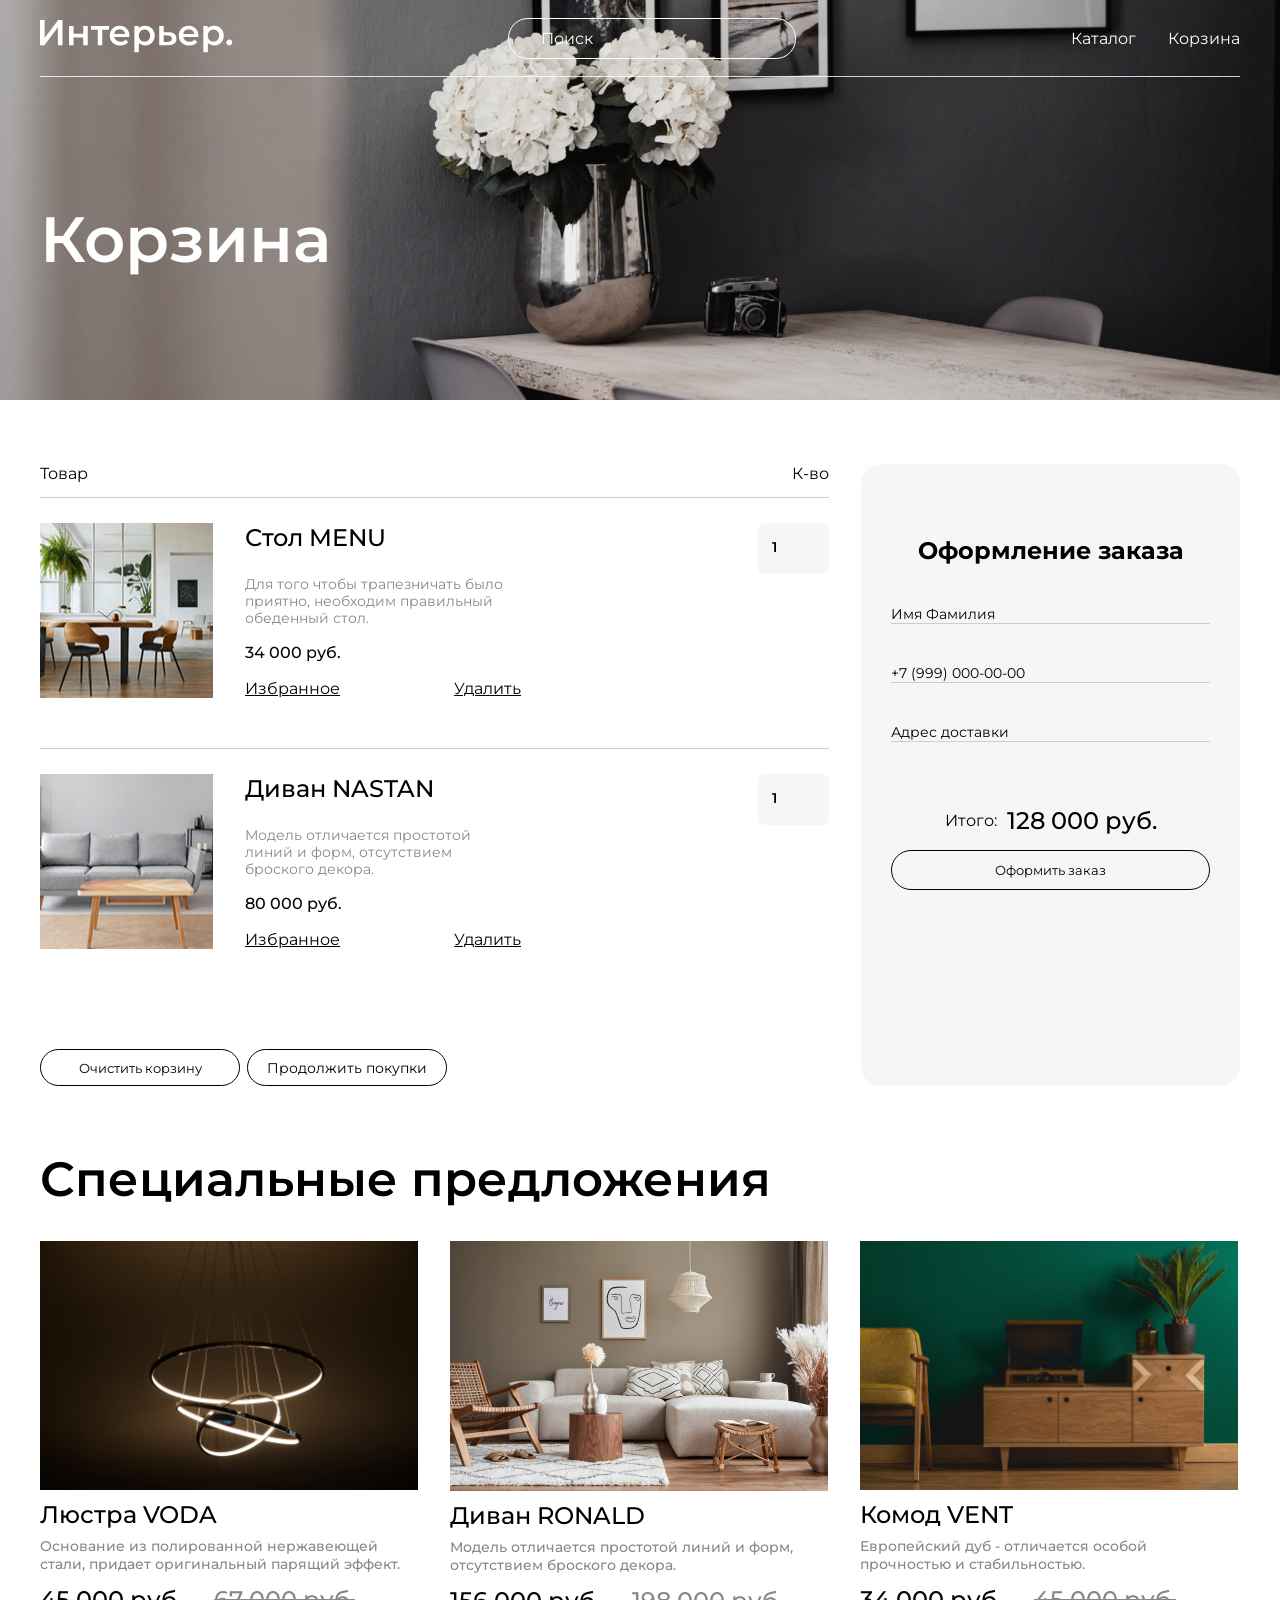
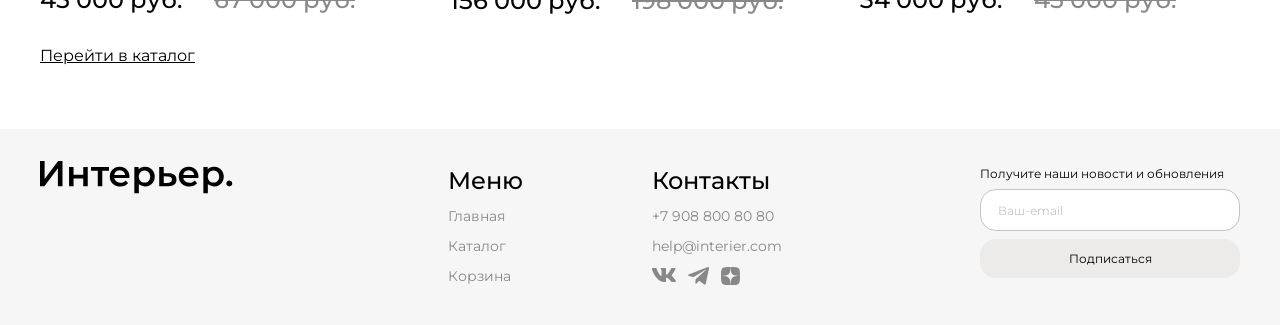
<file: cart.html>
<!DOCTYPE html>
<html lang="ru">

<head>
    <meta charset="UTF-8">
    <meta name="viewport" content="width=device-width, initial-scale=1.0">
    <title>Магазин мебели</title>
    <link rel="stylesheet" href="./styles.css">
    <link rel="preconnect" href="https://fonts.googleapis.com">
    <link rel="preconnect" href="https://fonts.gstatic.com" crossorigin>
    <link href="https://fonts.googleapis.com/css2?family=Montserrat:ital,wght@0,100..900;1,100..900&display=swap"
        rel="stylesheet">
</head>

<body>

    <section class="img-header center">

        <header class="header">
            <a class="header__logo" href="index.html"> <img class="logo__img" src="./img/logo-vite.svg" alt="logo"></a>
            <input class="header__input" type="text" placeholder="Поиск">
            <nav class="header__nav">
                <a class="header__nav-link" href="catalog.html">Каталог</a>
                <a class="header__nav-link" href="cart.html">Корзина</a>
            </nav>

            <div class="menu-mobail">
                <a href="#"><svg width="16" height="16" viewBox="0 0 16 16" fill="none" xmlns="http://www.w3.org/2000/svg">
<path d="M6.33569 0.103333C7.97081 0.0528479 9.56397 0.626612 10.7908 1.7088C12.0177 2.79117 12.7864 4.30064 12.9402 5.9295C13.0911 7.52844 12.6358 9.12315 11.6707 10.4041L15.0046 13.7371C15.0874 13.8199 15.1532 13.9181 15.198 14.0262C15.2428 14.1344 15.2664 14.2508 15.2664 14.368C15.2663 14.4851 15.2428 14.6016 15.198 14.7098C15.1532 14.8179 15.0874 14.9161 15.0046 14.9988C14.9219 15.0816 14.8237 15.1474 14.7156 15.1922C14.6073 15.237 14.4909 15.2596 14.3738 15.2596C14.2566 15.2596 14.1402 15.237 14.032 15.1922C13.9239 15.1474 13.8257 15.0816 13.7429 14.9988L10.4099 11.6649C9.12912 12.6326 7.5328 13.0893 5.93237 12.9393C4.30231 12.7863 2.79181 12.0177 1.70874 10.7899C0.62567 9.56202 0.0515812 7.9673 0.103271 6.33087C0.155085 4.69428 0.829358 3.13824 1.98804 1.98126C3.14566 0.82533 4.70053 0.153931 6.33569 0.103333ZM6.54565 1.909C5.31897 1.91399 4.14353 2.40292 3.27612 3.27032C2.40875 4.13773 1.91979 5.31319 1.91479 6.53986C1.90986 7.76646 2.3895 8.94574 3.24976 9.82013C3.68015 10.2575 4.19306 10.6052 4.75854 10.8436C5.32421 11.0819 5.93183 11.2063 6.54565 11.2088C7.15929 11.2113 7.76729 11.0918 8.33472 10.8582C8.90228 10.6245 9.41826 10.2805 9.85229 9.8465C10.2863 9.41245 10.6303 8.8965 10.864 8.32892C11.0977 7.76149 11.2171 7.1535 11.2146 6.53986C11.2121 5.92603 11.0877 5.31841 10.8494 4.75275C10.611 4.18724 10.2633 3.67437 9.82593 3.24396C8.95152 2.38368 7.77229 1.90404 6.54565 1.909Z" fill="white" stroke="white" stroke-width="0.2"/>
</svg>
</a>
                <a href="catalog.html"><svg width="20" height="20" viewBox="0 0 20 20" fill="none" xmlns="http://www.w3.org/2000/svg">
<rect width="4.57143" height="4.57143" fill="white"/>
<rect y="7.31427" width="4.57143" height="4.57143" fill="white"/>
<rect y="14.6285" width="4.57143" height="4.57143" fill="white"/>
<rect x="7.31348" y="7.31427" width="4.57143" height="4.57143" fill="white"/>
<rect x="7.31348" y="14.6285" width="4.57143" height="4.57143" fill="white"/>
<rect x="7.31348" width="4.57143" height="4.57143" fill="white"/>
<rect x="14.6279" y="7.31427" width="4.57143" height="4.57143" fill="white"/>
<rect x="14.6279" y="14.6285" width="4.57143" height="4.57143" fill="white"/>
<rect x="14.6279" width="4.57143" height="4.57143" fill="white"/>
</svg>
</a>
                <a href="cart.html"><svg width="19" height="17" viewBox="0 0 19 17" fill="none" xmlns="http://www.w3.org/2000/svg">
<path d="M11.4579 16.6667C12.0105 16.6667 12.5404 16.4472 12.9311 16.0565C13.3218 15.6658 13.5413 15.1359 13.5413 14.5833C13.5413 14.0308 13.3218 13.5009 12.9311 13.1102C12.5404 12.7195 12.0105 12.5 11.4579 12.5C10.9054 12.5 10.3755 12.7195 9.98478 13.1102C9.59408 13.5009 9.37459 14.0308 9.37459 14.5833C9.37459 15.1359 9.59408 15.6658 9.98478 16.0565C10.3755 16.4472 10.9054 16.6667 11.4579 16.6667ZM4.16626 16.6667C4.71879 16.6667 5.24869 16.4472 5.63939 16.0565C6.0301 15.6658 6.24959 15.1359 6.24959 14.5833C6.24959 14.0308 6.0301 13.5009 5.63939 13.1102C5.24869 12.7195 4.71879 12.5 4.16626 12.5C3.61372 12.5 3.08382 12.7195 2.69312 13.1102C2.30242 13.5009 2.08292 14.0308 2.08292 14.5833C2.08292 15.1359 2.30242 15.6658 2.69312 16.0565C3.08382 16.4472 3.61372 16.6667 4.16626 16.6667ZM17.7475 2.00312C18.0075 1.99474 18.2541 1.88554 18.4351 1.69863C18.6161 1.51171 18.7173 1.26174 18.7173 1.00156C18.7173 0.741387 18.6161 0.491411 18.4351 0.304497C18.2541 0.117584 18.0075 0.0083873 17.7475 0H16.5485C15.609 0 14.7965 0.652083 14.5923 1.56875L13.2871 7.44583C13.0829 8.3625 12.2704 9.01458 11.3308 9.01458H3.50584L2.00376 3.00417H11.7381C11.9957 2.99241 12.2389 2.88181 12.417 2.69537C12.5951 2.50892 12.6945 2.26099 12.6945 2.00312C12.6945 1.74526 12.5951 1.49733 12.417 1.31088C12.2389 1.12444 11.9957 1.01384 11.7381 1.00208H2.00376C1.69924 1.00199 1.39871 1.07133 1.12502 1.20483C0.851328 1.33832 0.611673 1.53246 0.424274 1.77248C0.236876 2.01251 0.106667 2.29209 0.0435467 2.59C-0.0195751 2.8879 -0.0139446 3.19627 0.0600071 3.49167L1.56209 9.5C1.67038 9.93354 1.92052 10.3184 2.27272 10.5934C2.62493 10.8684 3.05898 11.0178 3.50584 11.0177H11.3308C12.2425 11.0178 13.127 10.707 13.8381 10.1366C14.5493 9.56612 15.0446 8.77019 15.2423 7.88021L16.5485 2.00312H17.7475Z" fill="white"/>
</svg>
</a>
            </div>

        </header>
        <h1 class="hading-big">Корзина</h1>
    </section>

    <div class="cart center">
        <div class="cart__content">

          <div class="cart__box"> 
            <p >Товар</p>
            <p>К-во</p>
          </div>  

          <div class="cart-item ">
            <div class="cart-item__left">
                <img class="cart-item__img"  src="img/MENU.jpg" alt="cart image">
                <div class="cart-item__info">
                    <h2 class="cart-item__title">Стол MENU</h2>
                    <p class="cart-item__description">Для того чтобы трапезничать было приятно, необходим правильный обеденный стол.</p>
                    <p class="cart-item__prise">34 000 руб.</p>

                    <div class="cart-item__linke">
                        <a class="cart-item__favorites" href="#">Избранное</a>
                        <a class="cart-item__favorites" href="#">Удалить</a>
                    </div>
                </div>
            </div>

            <input class="cart-item__number" type="number" value="1" min="1">
          </div>

          <div class="cart-item">
            <div class="cart-item__left">
                <img class="cart-item__img"  src="img/NASTAN.jpg" alt="cart image">

                <div class="cart-item__info">
                    <h2 class="cart-item__title">Диван NASTAN</h2>
                    <p class="cart-item__description">Модель отличается простотой линий и форм, отсутствием броского декора. </p>
                    <p class="cart-item__prise">80 000 руб.</p>

                    <div class="cart-item__linke">
                        <a class="cart-item__favorites" href="#">Избранное</a>
                        <a class="cart-item__favorites" href="#">Удалить</a>
                    </div>
                </div>
            </div>
            <input class="cart-item__number" type="number" value="1" min="1">
          </div>
               <div class="cart__buttons">
                <button class="cart__clearCart" type="button" onclick="clearCart()">Очистить корзину</button>
                <a class="cart__purchase" href="/catalog.html">Продолжить покупки</a>
            </div>



          </div>

         <form class="cart-form " action="#" >

            <div class="cart-form__bloc">
                <p class="cart-form__registration" >Оформление заказа</p>

                <div class="cart-form__input" >
                    
                    <input class="cart-form__name" id="name" name="name" type="text" placeholder="Имя Фамилия" required>
                    
                    <input class="cart-form__phone" type="tel" id="phone" name="phone" placeholder="+7 (999) 000-00-00">
                    
                    <input class="cart-form__addres" type="text" id="address" name="address" placeholder="Адрес доставки" required>
                </div>

                 <div class="cart-form__price">
                    <div class="cart-form__total-line">
                      <span>Итого:</span>
                     <span class="cart-form__price-span" id="total-price">128 000 руб.</span>
                   </div>
                   
                   <button class="cart-form__button" type="submit">Оформить заказ</button>
                 
            </div>
                 </div>

              </form>
            

         
            
         </div>

         
          
        


        

   


    <section class="content center">
    <h2 class="content__title">Специальные предложения</h2>
    <div class="content__product">
        <article class="product">
            <div class="product__icons">
                <a class="product__linke" href="#">
                    <svg width="18.165161" height="21.083023" viewBox="0 0 18.1652 21.083" fill="none"
                        xmlns="http://www.w3.org/2000/svg" xmlns:xlink="http://www.w3.org/1999/xlink">
                        <desc>
                            Created with Pixso.
                        </desc>
                        <defs />
                        <path id="Vector"
                            d="M4.08 7L4.08 5C4.08 3.67 4.15 1.93 5.08 1C6.01 0.06 7.76 0 9.08 0C10.39 0 12.15 0.06 13.08 1C14.01 1.93 14.08 3.67 14.08 5L14.08 7L17.08 7C17.34 7 17.89 6.81 18.08 7C18.26 7.18 18.08 7.73 18.08 8L18.08 20C18.08 20.26 18.26 20.81 18.08 21C17.89 21.18 17.34 21 17.08 21L1.08 21C0.81 21 0.26 21.18 0.08 21C-0.11 20.81 0.08 20.26 0.08 20L0.08 8C0.08 7.73 -0.11 7.18 0.08 7C0.26 6.81 0.81 7 1.08 7L4.08 7ZM4.08 9L2.08 9L2.08 19L16.08 19L16.08 9L14.08 9L14.08 11L12.08 11L12.08 9L6.08 9L6.08 11L4.08 11L4.08 9ZM6.08 7L12.08 7L12.08 5C12.08 4.2 11.64 3.56 11.08 3C10.52 2.43 9.87 2 9.08 2C8.29 2 7.64 2.43 7.08 3C6.52 3.56 6.08 4.2 6.08 5L6.08 7Z"
                            fill="#C4C4C4" fill-opacity="1.000000" fill-rule="nonzero" />
                    </svg>
                </a>
                <a class="product__linke" href="#">
                    <svg width="20" height="18" viewBox="0 0 20 18" fill="none" xmlns="http://www.w3.org/2000/svg">
                        <path
                            d="M10 18.0011C9.35502 17.4291 8.62602 16.8341 7.85502 16.2011H7.84502C5.13002 13.9811 2.05302 11.4691 0.694023 8.45912C0.24754 7.50085 0.0109268 6.45825 1.1406e-05 5.40112C-0.00297039 3.95061 0.578794 2.56011 1.61383 1.54389C2.64887 0.527673 4.04981 -0.0284812 5.50002 0.00112428C6.68065 0.00298908 7.83586 0.344205 8.82802 0.984124C9.26399 1.26709 9.65844 1.60938 10 2.00112C10.3435 1.61092 10.7381 1.26883 11.173 0.984124C12.1648 0.344079 13.3197 0.00284283 14.5 0.00112428C15.9502 -0.0284812 17.3512 0.527673 18.3862 1.54389C19.4213 2.56011 20.003 3.95061 20 5.40112C19.9898 6.45994 19.7532 7.50432 19.306 8.46412C17.947 11.4741 14.871 13.9851 12.156 16.2011L12.146 16.2091C11.374 16.8381 10.646 17.4331 10.001 18.0091L10 18.0011ZM5.50002 2.00112C4.56853 1.98947 3.67009 2.34597 3.00002 2.99312C2.35441 3.62729 1.99358 4.49617 1.99994 5.40112C2.01135 6.17163 2.18585 6.93098 2.51202 7.62912C3.15353 8.92783 4.01913 10.1032 5.06902 11.1011C6.06002 12.1011 7.20002 13.0691 8.18602 13.8831C8.45902 14.1081 8.73702 14.3351 9.01502 14.5621L9.19002 14.7051C9.45702 14.9231 9.73302 15.1491 10 15.3711L10.013 15.3591L10.019 15.3541H10.025L10.034 15.3471H10.039H10.044L10.062 15.3321L10.103 15.2991L10.11 15.2931L10.121 15.2851H10.127L10.136 15.2771L10.8 14.7321L10.974 14.5891C11.255 14.3601 11.533 14.1331 11.806 13.9081C12.792 13.0941 13.933 12.1271 14.924 11.1221C15.9741 10.1247 16.8397 8.94964 17.481 7.65112C17.8131 6.94693 17.9901 6.17963 18.0001 5.40112C18.0042 4.49896 17.6435 3.63342 17 3.00112C16.3312 2.35104 15.4326 1.99161 14.5 2.00112C13.3619 1.99145 12.274 2.46849 11.51 3.31212L10 5.05212L8.49002 3.31212C7.72609 2.46849 6.6381 1.99145 5.50002 2.00112Z"
                            fill="#C4C4C4" />
                    </svg>
                </a>
            </div>
            <img class="product__img" src="./img/VODA.jpg" alt="Люстра VODA">
            <h3 class="product__name">Люстра VODA</h3>
            <p class="product__title">Основание из полированной нержавеющей стали, придает оригинальный парящий эффект.</p>
            <div class="product__box-price">
                <p class="product__price">45 000 руб.</p>
                <p class="product__price product__price_sail">67 000 руб.</p>
            </div>
        </article>

        <article class="product">
            <div class="product__icons">
                <a class="product__linke" href="#">
                    <svg width="18.165161" height="21.083023" viewBox="0 0 18.1652 21.083" fill="none"
                        xmlns="http://www.w3.org/2000/svg" xmlns:xlink="http://www.w3.org/1999/xlink">
                        <desc>
                            Created with Pixso.
                        </desc>
                        <defs />
                        <path id="Vector"
                            d="M4.08 7L4.08 5C4.08 3.67 4.15 1.93 5.08 1C6.01 0.06 7.76 0 9.08 0C10.39 0 12.15 0.06 13.08 1C14.01 1.93 14.08 3.67 14.08 5L14.08 7L17.08 7C17.34 7 17.89 6.81 18.08 7C18.26 7.18 18.08 7.73 18.08 8L18.08 20C18.08 20.26 18.26 20.81 18.08 21C17.89 21.18 17.34 21 17.08 21L1.08 21C0.81 21 0.26 21.18 0.08 21C-0.11 20.81 0.08 20.26 0.08 20L0.08 8C0.08 7.73 -0.11 7.18 0.08 7C0.26 6.81 0.81 7 1.08 7L4.08 7ZM4.08 9L2.08 9L2.08 19L16.08 19L16.08 9L14.08 9L14.08 11L12.08 11L12.08 9L6.08 9L6.08 11L4.08 11L4.08 9ZM6.08 7L12.08 7L12.08 5C12.08 4.2 11.64 3.56 11.08 3C10.52 2.43 9.87 2 9.08 2C8.29 2 7.64 2.43 7.08 3C6.52 3.56 6.08 4.2 6.08 5L6.08 7Z"
                            fill="#C4C4C4" fill-opacity="1.000000" fill-rule="nonzero" />
                    </svg>
                </a>
                <a class="product__linke" href="#">
                    <svg width="20" height="18" viewBox="0 0 20 18" fill="none" xmlns="http://www.w3.org/2000/svg">
                        <path
                            d="M10 18.0011C9.35502 17.4291 8.62602 16.8341 7.85502 16.2011H7.84502C5.13002 13.9811 2.05302 11.4691 0.694023 8.45912C0.24754 7.50085 0.0109268 6.45825 1.1406e-05 5.40112C-0.00297039 3.95061 0.578794 2.56011 1.61383 1.54389C2.64887 0.527673 4.04981 -0.0284812 5.50002 0.00112428C6.68065 0.00298908 7.83586 0.344205 8.82802 0.984124C9.26399 1.26709 9.65844 1.60938 10 2.00112C10.3435 1.61092 10.7381 1.26883 11.173 0.984124C12.1648 0.344079 13.3197 0.00284283 14.5 0.00112428C15.9502 -0.0284812 17.3512 0.527673 18.3862 1.54389C19.4213 2.56011 20.003 3.95061 20 5.40112C19.9898 6.45994 19.7532 7.50432 19.306 8.46412C17.947 11.4741 14.871 13.9851 12.156 16.2011L12.146 16.2091C11.374 16.8381 10.646 17.4331 10.001 18.0091L10 18.0011ZM5.50002 2.00112C4.56853 1.98947 3.67009 2.34597 3.00002 2.99312C2.35441 3.62729 1.99358 4.49617 1.99994 5.40112C2.01135 6.17163 2.18585 6.93098 2.51202 7.62912C3.15353 8.92783 4.01913 10.1032 5.06902 11.1011C6.06002 12.1011 7.20002 13.0691 8.18602 13.8831C8.45902 14.1081 8.73702 14.3351 9.01502 14.5621L9.19002 14.7051C9.45702 14.9231 9.73302 15.1491 10 15.3711L10.013 15.3591L10.019 15.3541H10.025L10.034 15.3471H10.039H10.044L10.062 15.3321L10.103 15.2991L10.11 15.2931L10.121 15.2851H10.127L10.136 15.2771L10.8 14.7321L10.974 14.5891C11.255 14.3601 11.533 14.1331 11.806 13.9081C12.792 13.0941 13.933 12.1271 14.924 11.1221C15.9741 10.1247 16.8397 8.94964 17.481 7.65112C17.8131 6.94693 17.9901 6.17963 18.0001 5.40112C18.0042 4.49896 17.6435 3.63342 17 3.00112C16.3312 2.35104 15.4326 1.99161 14.5 2.00112C13.3619 1.99145 12.274 2.46849 11.51 3.31212L10 5.05212L8.49002 3.31212C7.72609 2.46849 6.6381 1.99145 5.50002 2.00112Z"
                            fill="#C4C4C4" />
                    </svg>
                </a>
            </div>
            <img class="product__img" src="./img/RONALD.jpg" alt="Диван RONALD">
            <h3 class="product__name">Диван RONALD</h3>
            <p class="product__title">Модель отличается простотой линий и форм, отсутствием броского декора.</p>
            <div class="product__box-price">
                <p class="product__price">156 000 руб.</p>
                <p class="product__price product__price_sail">198 000 руб.</p>
            </div>
        </article>

        <article class="product">
            <div class="product__icons">
                <a class="product__linke" href="#">
                    <svg width="18.165161" height="21.083023" viewBox="0 0 18.1652 21.083" fill="none"
                        xmlns="http://www.w3.org/2000/svg" xmlns:xlink="http://www.w3.org/1999/xlink">
                        <desc>
                            Created with Pixso.
                        </desc>
                        <defs />
                        <path id="Vector"
                            d="M4.08 7L4.08 5C4.08 3.67 4.15 1.93 5.08 1C6.01 0.06 7.76 0 9.08 0C10.39 0 12.15 0.06 13.08 1C14.01 1.93 14.08 3.67 14.08 5L14.08 7L17.08 7C17.34 7 17.89 6.81 18.08 7C18.26 7.18 18.08 7.73 18.08 8L18.08 20C18.08 20.26 18.26 20.81 18.08 21C17.89 21.18 17.34 21 17.08 21L1.08 21C0.81 21 0.26 21.18 0.08 21C-0.11 20.81 0.08 20.26 0.08 20L0.08 8C0.08 7.73 -0.11 7.18 0.08 7C0.26 6.81 0.81 7 1.08 7L4.08 7ZM4.08 9L2.08 9L2.08 19L16.08 19L16.08 9L14.08 9L14.08 11L12.08 11L12.08 9L6.08 9L6.08 11L4.08 11L4.08 9ZM6.08 7L12.08 7L12.08 5C12.08 4.2 11.64 3.56 11.08 3C10.52 2.43 9.87 2 9.08 2C8.29 2 7.64 2.43 7.08 3C6.52 3.56 6.08 4.2 6.08 5L6.08 7Z"
                            fill="#C4C4C4" fill-opacity="1.000000" fill-rule="nonzero" />
                    </svg>
                </a>
                <a class="product__linke" href="#">
                    <svg width="20" height="18" viewBox="0 0 20 18" fill="none" xmlns="http://www.w3.org/2000/svg">
                        <path
                            d="M10 18.0011C9.35502 17.4291 8.62602 16.8341 7.85502 16.2011H7.84502C5.13002 13.9811 2.05302 11.4691 0.694023 8.45912C0.24754 7.50085 0.0109268 6.45825 1.1406e-05 5.40112C-0.00297039 3.95061 0.578794 2.56011 1.61383 1.54389C2.64887 0.527673 4.04981 -0.0284812 5.50002 0.00112428C6.68065 0.00298908 7.83586 0.344205 8.82802 0.984124C9.26399 1.26709 9.65844 1.60938 10 2.00112C10.3435 1.61092 10.7381 1.26883 11.173 0.984124C12.1648 0.344079 13.3197 0.00284283 14.5 0.00112428C15.9502 -0.0284812 17.3512 0.527673 18.3862 1.54389C19.4213 2.56011 20.003 3.95061 20 5.40112C19.9898 6.45994 19.7532 7.50432 19.306 8.46412C17.947 11.4741 14.871 13.9851 12.156 16.2011L12.146 16.2091C11.374 16.8381 10.646 17.4331 10.001 18.0091L10 18.0011ZM5.50002 2.00112C4.56853 1.98947 3.67009 2.34597 3.00002 2.99312C2.35441 3.62729 1.99358 4.49617 1.99994 5.40112C2.01135 6.17163 2.18585 6.93098 2.51202 7.62912C3.15353 8.92783 4.01913 10.1032 5.06902 11.1011C6.06002 12.1011 7.20002 13.0691 8.18602 13.8831C8.45902 14.1081 8.73702 14.3351 9.01502 14.5621L9.19002 14.7051C9.45702 14.9231 9.73302 15.1491 10 15.3711L10.013 15.3591L10.019 15.3541H10.025L10.034 15.3471H10.039H10.044L10.062 15.3321L10.103 15.2991L10.11 15.2931L10.121 15.2851H10.127L10.136 15.2771L10.8 14.7321L10.974 14.5891C11.255 14.3601 11.533 14.1331 11.806 13.9081C12.792 13.0941 13.933 12.1271 14.924 11.1221C15.9741 10.1247 16.8397 8.94964 17.481 7.65112C17.8131 6.94693 17.9901 6.17963 18.0001 5.40112C18.0042 4.49896 17.6435 3.63342 17 3.00112C16.3312 2.35104 15.4326 1.99161 14.5 2.00112C13.3619 1.99145 12.274 2.46849 11.51 3.31212L10 5.05212L8.49002 3.31212C7.72609 2.46849 6.6381 1.99145 5.50002 2.00112Z"
                            fill="#C4C4C4" />
                    </svg>
                </a>
            </div>
            <img class="product__img" src="./img/VENT.jpg" alt="Комод VENT">
            <h3 class="product__name">Комод VENT</h3>
            <p class="product__title">Европейский дуб - отличается особой прочностью и стабильностью.</p>
            <div class="product__box-price">
                <p class="product__price">34 000 руб.</p>
                <p class="product__price product__price_sail">45 000 руб.</p>
            </div>
        </article>
    </div>
</section>



    <a class="catalog-link center" href="catalog.html"> Перейти в каталог</a>

    <footer class="footer center">
        <img class="footer__logo" src="./img/logo-footer.svg" alt="Логотип сайта">

        <div class="footer__bloc">

            <div class="footer__info">
                <div class="footer__main">
                    <p class="footer__content">Меню</p>
                    <nav class="footer__nav">
                        <a class="footer__link" href="index.html">Главная </a>
                        <a class="footer__link" href="catalog.html">Каталог</a>
                        <a class="footer__link" href="cart.html">Корзина </a>
                    </nav>
                </div>

                <div class="footer__main">
                    <p class="footer__content"> Контакты</p>
                    <nav class="footer__nav">
                        <a class="footer__link" href="tel:+79088008080 "> +7 908 800 80 80 </a>
                        <a class="footer__link" href="mailto:help@interier.com"> help@interier.com</a>
                        <div class="footer__img-bloc">
                            <a class="footer__img" href="#"> <img src="./img/VK.svg" alt="VK"></a>
                            <a class="footer__img" href="#"> <img src="./img/tg.svg" alt="telegram"></a>
                            <a class="footer__img" href="#"> <img src="./img/Vector.svg" alt="vector"></a>
                        </div>
                    </nav>
                </div>

            </div>

            <form class="form">
                <p class="form__desc">Получите наши новости и обновления</p>
                <input class="form__desc-input" type="email" id="email" placeholder="Ваш-email">
                <button class="form__desc-button">Подписаться</button>
            </form>
        </div>

    </footer>
</body>

</html>
</file>
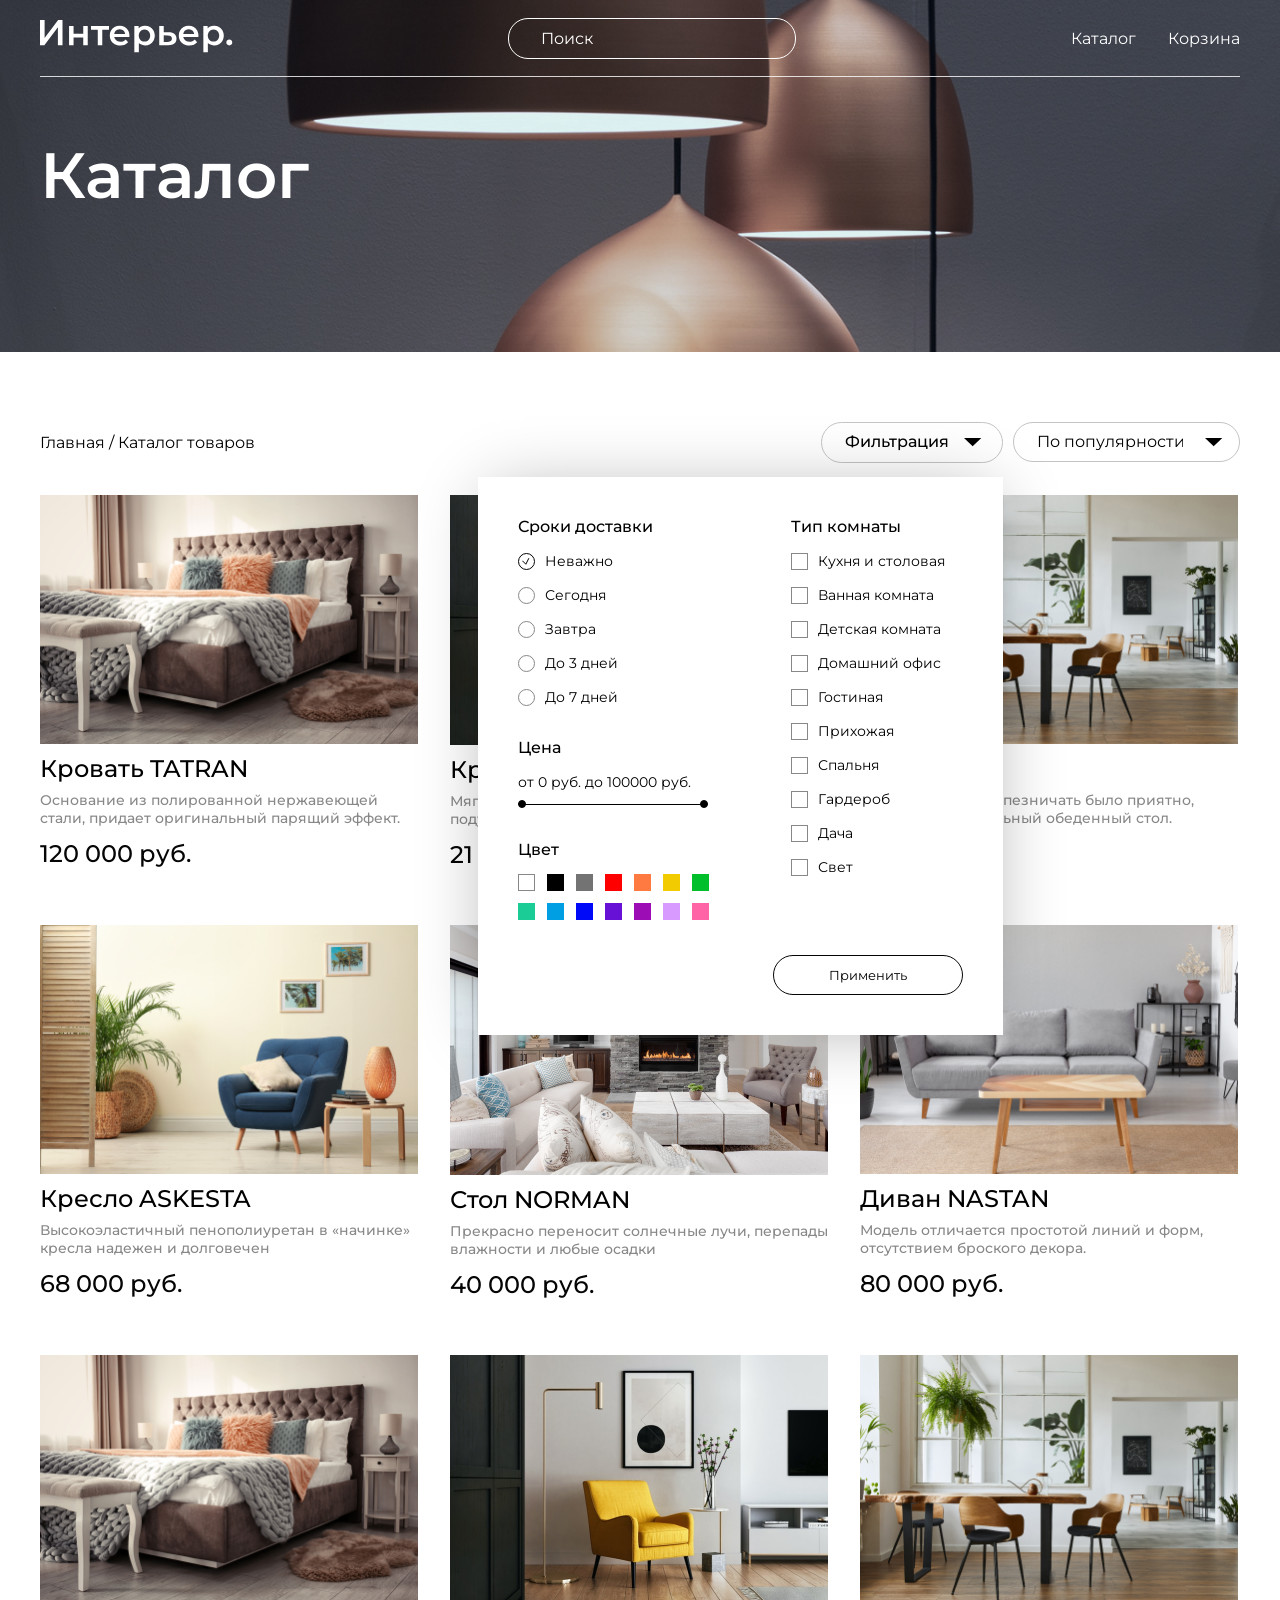
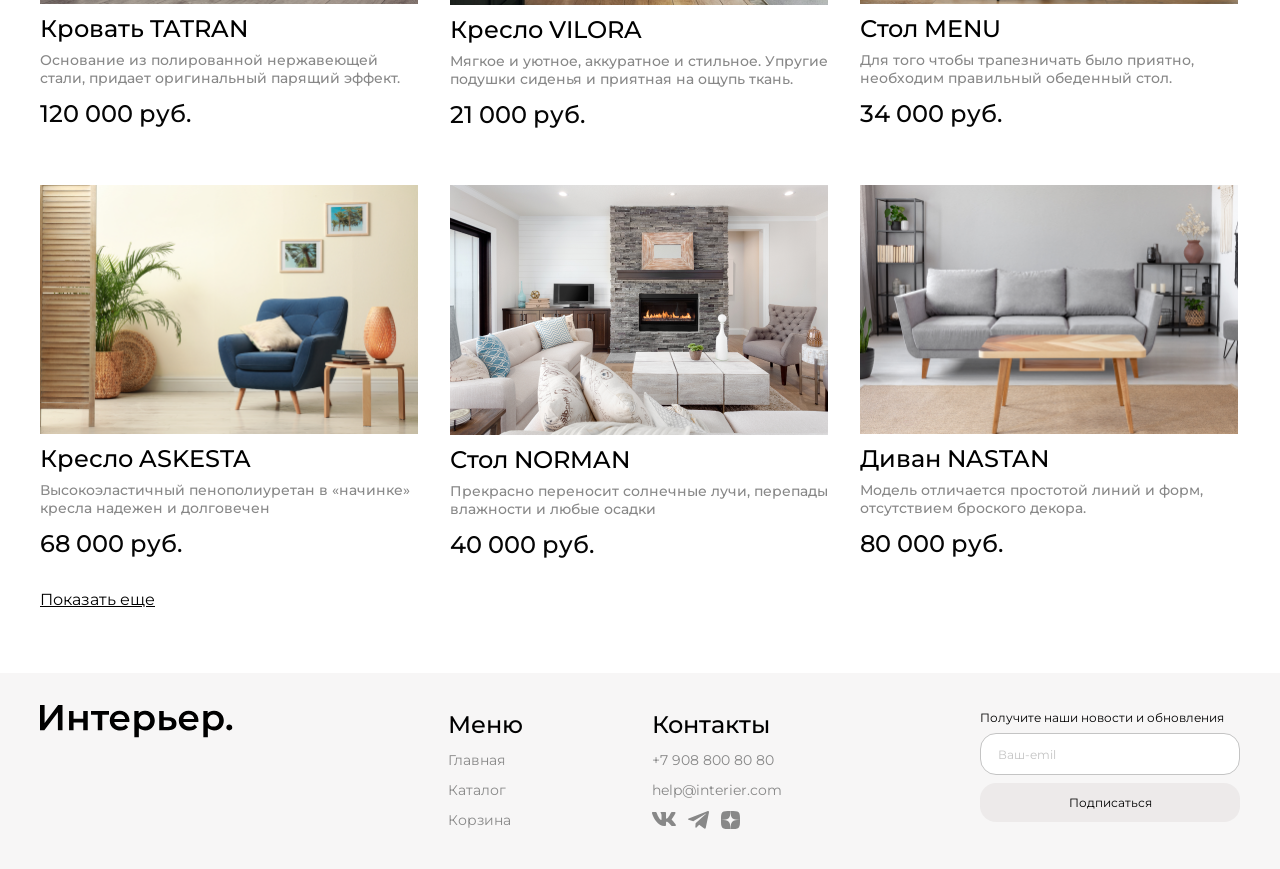
<file: catalog.html>
<!DOCTYPE html>
<html lang="en">

<head>
    <meta charset="UTF-8">
    <meta name="viewport" content="width=device-width, initial-scale=1.0">
    <title>Магазин мебели</title>
    <link rel="stylesheet" href="./styles.css">
    <link rel="preconnect" href="https://fonts.googleapis.com">
    <link rel="preconnect" href="https://fonts.gstatic.com" crossorigin>
    <link href="https://fonts.googleapis.com/css2?family=Montserrat:ital,wght@0,100..900;1,100..900&display=swap"
        rel="stylesheet">
</head>

<body>
    <section class="hero-page center catalog">
        <header class="header ">
            <a class="header__logo" href="index.html"> <img class="header__logo-img" src="./img/logo-vite.svg" alt="logo"></a>
            <input class="header__input" type="text" placeholder="Поиск">
            <nav class="header__nav">
                <a class="header__nav-link" href="catalog.html">Каталог</a>
                <a class="header__nav-link" href="cart.html">Корзина</a>
            </nav>
            <div class="menu-mobail">
                <a href="#"><svg width="16" height="16" viewBox="0 0 16 16" fill="none"
                        xmlns="http://www.w3.org/2000/svg">
                        <path
                            d="M6.33569 0.103333C7.97081 0.0528479 9.56397 0.626612 10.7908 1.7088C12.0177 2.79117 12.7864 4.30064 12.9402 5.9295C13.0911 7.52844 12.6358 9.12315 11.6707 10.4041L15.0046 13.7371C15.0874 13.8199 15.1532 13.9181 15.198 14.0262C15.2428 14.1344 15.2664 14.2508 15.2664 14.368C15.2663 14.4851 15.2428 14.6016 15.198 14.7098C15.1532 14.8179 15.0874 14.9161 15.0046 14.9988C14.9219 15.0816 14.8237 15.1474 14.7156 15.1922C14.6073 15.237 14.4909 15.2596 14.3738 15.2596C14.2566 15.2596 14.1402 15.237 14.032 15.1922C13.9239 15.1474 13.8257 15.0816 13.7429 14.9988L10.4099 11.6649C9.12912 12.6326 7.5328 13.0893 5.93237 12.9393C4.30231 12.7863 2.79181 12.0177 1.70874 10.7899C0.62567 9.56202 0.0515812 7.9673 0.103271 6.33087C0.155085 4.69428 0.829358 3.13824 1.98804 1.98126C3.14566 0.82533 4.70053 0.153931 6.33569 0.103333ZM6.54565 1.909C5.31897 1.91399 4.14353 2.40292 3.27612 3.27032C2.40875 4.13773 1.91979 5.31319 1.91479 6.53986C1.90986 7.76646 2.3895 8.94574 3.24976 9.82013C3.68015 10.2575 4.19306 10.6052 4.75854 10.8436C5.32421 11.0819 5.93183 11.2063 6.54565 11.2088C7.15929 11.2113 7.76729 11.0918 8.33472 10.8582C8.90228 10.6245 9.41826 10.2805 9.85229 9.8465C10.2863 9.41245 10.6303 8.8965 10.864 8.32892C11.0977 7.76149 11.2171 7.1535 11.2146 6.53986C11.2121 5.92603 11.0877 5.31841 10.8494 4.75275C10.611 4.18724 10.2633 3.67437 9.82593 3.24396C8.95152 2.38368 7.77229 1.90404 6.54565 1.909Z"
                            fill="white" stroke="white" stroke-width="0.2" />
                    </svg>
                </a>
                <a href="catalog.html"><svg width="20" height="20" viewBox="0 0 20 20" fill="none"
                        xmlns="http://www.w3.org/2000/svg">
                        <rect width="4.57143" height="4.57143" fill="white" />
                        <rect y="7.31427" width="4.57143" height="4.57143" fill="white" />
                        <rect y="14.6285" width="4.57143" height="4.57143" fill="white" />
                        <rect x="7.31348" y="7.31427" width="4.57143" height="4.57143" fill="white" />
                        <rect x="7.31348" y="14.6285" width="4.57143" height="4.57143" fill="white" />
                        <rect x="7.31348" width="4.57143" height="4.57143" fill="white" />
                        <rect x="14.6279" y="7.31427" width="4.57143" height="4.57143" fill="white" />
                        <rect x="14.6279" y="14.6285" width="4.57143" height="4.57143" fill="white" />
                        <rect x="14.6279" width="4.57143" height="4.57143" fill="white" />
                    </svg>
                </a>
                <a href="cart.html"><svg width="19" height="17" viewBox="0 0 19 17" fill="none"
                        xmlns="http://www.w3.org/2000/svg">
                        <path
                            d="M11.4579 16.6667C12.0105 16.6667 12.5404 16.4472 12.9311 16.0565C13.3218 15.6658 13.5413 15.1359 13.5413 14.5833C13.5413 14.0308 13.3218 13.5009 12.9311 13.1102C12.5404 12.7195 12.0105 12.5 11.4579 12.5C10.9054 12.5 10.3755 12.7195 9.98478 13.1102C9.59408 13.5009 9.37459 14.0308 9.37459 14.5833C9.37459 15.1359 9.59408 15.6658 9.98478 16.0565C10.3755 16.4472 10.9054 16.6667 11.4579 16.6667ZM4.16626 16.6667C4.71879 16.6667 5.24869 16.4472 5.63939 16.0565C6.0301 15.6658 6.24959 15.1359 6.24959 14.5833C6.24959 14.0308 6.0301 13.5009 5.63939 13.1102C5.24869 12.7195 4.71879 12.5 4.16626 12.5C3.61372 12.5 3.08382 12.7195 2.69312 13.1102C2.30242 13.5009 2.08292 14.0308 2.08292 14.5833C2.08292 15.1359 2.30242 15.6658 2.69312 16.0565C3.08382 16.4472 3.61372 16.6667 4.16626 16.6667ZM17.7475 2.00312C18.0075 1.99474 18.2541 1.88554 18.4351 1.69863C18.6161 1.51171 18.7173 1.26174 18.7173 1.00156C18.7173 0.741387 18.6161 0.491411 18.4351 0.304497C18.2541 0.117584 18.0075 0.0083873 17.7475 0H16.5485C15.609 0 14.7965 0.652083 14.5923 1.56875L13.2871 7.44583C13.0829 8.3625 12.2704 9.01458 11.3308 9.01458H3.50584L2.00376 3.00417H11.7381C11.9957 2.99241 12.2389 2.88181 12.417 2.69537C12.5951 2.50892 12.6945 2.26099 12.6945 2.00312C12.6945 1.74526 12.5951 1.49733 12.417 1.31088C12.2389 1.12444 11.9957 1.01384 11.7381 1.00208H2.00376C1.69924 1.00199 1.39871 1.07133 1.12502 1.20483C0.851328 1.33832 0.611673 1.53246 0.424274 1.77248C0.236876 2.01251 0.106667 2.29209 0.0435467 2.59C-0.0195751 2.8879 -0.0139446 3.19627 0.0600071 3.49167L1.56209 9.5C1.67038 9.93354 1.92052 10.3184 2.27272 10.5934C2.62493 10.8684 3.05898 11.0178 3.50584 11.0177H11.3308C12.2425 11.0178 13.127 10.707 13.8381 10.1366C14.5493 9.56612 15.0446 8.77019 15.2423 7.88021L16.5485 2.00312H17.7475Z"
                            fill="white" />
                    </svg>
                </a>
            </div>

        </header>
        <div class="hero-page__wrapper hero-page__wrapper_catalog">
            <h1 class="hero-page__title">Каталог</h1>
        </div>
    </section>
    <div class="catalog-controls center">
        <div class="catalog-controls__title">
            <a class="catalog-controls__link" href="index.html">Главная / </a>
            <a class="catalog-controls__link" href="catalog.html">Каталог товаров</a>
        </div>
        <div class="cotainer">
            <div class="filter-button-wrapper">
                <button class="catalog-controls__select filter-button">Фильтрация</button>

                <form class="filter-form" action="#" method="get">
                    <div class="filter-form__content">
                        <fieldset class="filter-form__fieldset">
                            <legend class="filter-form__legend">Сроки доставки</legend>

                            <div class="radio">
                                <input class="radio__input" type="radio" id="any" name="delivery-time" value="any"
                                    checked>
                                <label class="radio__label" for="any">Неважно</label>
                            </div>

                            <div class="radio">
                                <input class="radio__input" type="radio" id="today" name="delivery-time" value="today">
                                <label class="radio__label" for="today">Сегодня</label>
                            </div>
                            <div class="radio">
                                <input class="radio__input" type="radio" id="tomorrow" name="delivery-time"
                                    value="tomorrow">
                                <label class="radio__label" for="tomorrow">Завтра</label>
                            </div>
                            <div class="radio">
                                <input class="radio__input" type="radio" id="3days" name="delivery-time" value="3days">
                                <label class="radio__label" for="3days">До 3 дней</label>
                            </div>
                            <div class="radio">
                                <input class="radio__input" type="radio" id="7days" name="delivery-time" value="7days">
                                <label class="radio__label" for="7days">До 7 дней</label>
                            </div>
                        </fieldset>
                        <fieldset class="filter-form__fieldset">
                            <legend class="filter-form__legend">Цена</legend>
                            <div class="range">
                                <label class="range__legend">от 0 руб. до 100000 руб.</label>
                                <div class="range__slider">
                                    <input class="range__input range__input_min" name="range_1" type="range" min="1"
                                        max="1000000" value="1">
                                    <input class="range__input range__input_max" name="range_1" type="range" min="1"
                                        max="1000000" value="1000000">
                                </div>
                            </div>
                        </fieldset>
                        <fieldset class="filter-form__fieldset">
                            <legend class="filter-form__legend">Цвет</legend>
                            <div class="color-options">
                                <div class="checkbox color-options__checkbox">
                                    <input class="checkbox__input" type="checkbox" id="color-wite">
                                    <label class="checkbox__label checkbox__label_color-wite" for="color-wite"></label>
                                </div>
                                <div class="checkbox color-options__checkbox">
                                    <input class="checkbox__input" type="checkbox" id="color-black">
                                    <label class="checkbox__label checkbox__label_color-black"
                                        for="color-black"></label>
                                </div>
                                <div class="checkbox color-options__checkbox">
                                    <input class="checkbox__input" type="checkbox" id="color-gray">
                                    <label class="checkbox__label checkbox__label_color-gray" for="color-gray"></label>
                                </div>
                                <div class="checkbox color-options__checkbox">
                                    <input class="checkbox__input" type="checkbox" id="color-red">
                                    <label class="checkbox__label checkbox__label_color-red" for="color-red"></label>
                                </div>
                                <div class="checkbox color-options__checkbox">
                                    <input class="checkbox__input" type="checkbox" id="color-orange">
                                    <label class="checkbox__label checkbox__label_color-orange"
                                        for="color-orange"></label>
                                </div>
                                <div class="checkbox color-options__checkbox">
                                    <input class="checkbox__input" type="checkbox" id="color-yellow">
                                    <label class="checkbox__label checkbox__label_color-yellow"
                                        for="color-yellow"></label>
                                </div>
                                <div class="checkbox color-options__checkbox">
                                    <input class="checkbox__input" type="checkbox" id="color-green">
                                    <label class="checkbox__label checkbox__label_color-green"
                                        for="color-green"></label>
                                </div>
                                <div class="checkbox color-options__checkbox">
                                    <input class="checkbox__input" type="checkbox" id="color-turquoise">
                                    <label class="checkbox__label checkbox__label_color-turquoise"
                                        for="color-turquoise"></label>
                                </div>
                                <div class="checkbox color-options__checkbox">
                                    <input class="checkbox__input" type="checkbox" id="color-blue">
                                    <label class="checkbox__label checkbox__label_color-blue" for="color-blue"></label>
                                </div>
                                <div class="checkbox color-options__checkbox">
                                    <input class="checkbox__input" type="checkbox" id="color-blue2">
                                    <label class="checkbox__label checkbox__label_color-blue2"
                                        for="color-blue2"></label>
                                </div>
                                <div class="checkbox color-options__checkbox">
                                    <input class="checkbox__input" type="checkbox" id="color-violet">
                                    <label class="checkbox__label checkbox__label_color-violet"
                                        for="color-violet"></label>
                                </div>
                                <div class="checkbox color-options__checkbox">
                                    <input class="checkbox__input" type="checkbox" id="color-purple">
                                    <label class="checkbox__label checkbox__label_color-purple"
                                        for="color-purple"></label>
                                </div>
                                <div class="checkbox color-options__checkbox">
                                    <input class="checkbox__input" type="checkbox" id="color-lilac">
                                    <label class="checkbox__label checkbox__label_color-lilac"
                                        for="color-lilac"></label>
                                </div>
                                <div class="checkbox color-options__checkbox">
                                    <input class="checkbox__input" type="checkbox" id="color-pink">
                                    <label class="checkbox__label checkbox__label_color-pink" for="color-pink"></label>
                                </div>
                            </div>
                        </fieldset>

                        <fieldset class="filter-form__fieldset">
                            <legend class="filter-form__legend">Тип комнаты</legend>
                            <div class="filter-form__item">
                                <input class="filter-form__checkbox" type="checkbox" id="room-kitchen" name="kitchen"
                                    value="yes">
                                <label class="filter-form__label" for="room-kitchen">Кухня и столовая</label>
                            </div>
                            <div class="filter-form__item">
                                <input class="filter-form__checkbox" type="checkbox" id="room-bathroom" name="bathroom"
                                    value="yes">
                                <label class="filter-form__label" for="room-bathroom">Ванная комната</label>
                            </div>
                            <div class="filter-form__item">
                                <input class="filter-form__checkbox" type="checkbox" id="room-nursery" name="nursery"
                                    value="yes">
                                <label class="filter-form__label" for="room-nursery">Детская комната</label>
                            </div>
                            <div class="filter-form__item">
                                <input class="filter-form__checkbox" type="checkbox" id="room-office" name="home-office"
                                    value="yes">
                                <label class="filter-form__label" for="room-office">Домашний офис</label>
                            </div>
                            <div class="filter-form__item">
                                <input class="filter-form__checkbox" type="checkbox" id="room-living" name="Living-room"
                                    value="yes">
                                <label class="filter-form__label" for="room-living">Гостиная</label>
                            </div>
                            <div class="filter-form__item">
                                <input class="filter-form__checkbox" type="checkbox" id="room-hallway" name="Hallway"
                                    value="yes">
                                <label class="filter-form__label" for="room-hallway">Прихожая</label>
                            </div>
                            <div class="filter-form__item">
                                <input class="filter-form__checkbox" type="checkbox" id="room-bedroom" name="Bedroom"
                                    value="yes">
                                <label class="filter-form__label" for="room-bedroom">Спальня</label>
                            </div>
                            <div class="filter-form__item">
                                <input class="filter-form__checkbox" type="checkbox" id="room-wardrobe" name="Wardrobe"
                                    value="yes">
                                <label class="filter-form__label" for="room-wardrobe">Гардероб</label>
                            </div>
                            <div class="filter-form__item">
                                <input class="filter-form__checkbox" type="checkbox" id="room-country"
                                    name="Country-house" value="yes">
                                <label class="filter-form__label" for="room-country">Дача</label>
                            </div>
                            <div class="filter-form__item">
                                <input class="filter-form__checkbox" type="checkbox" id="room-light" name="Light"
                                    value="yes">
                                <label class="filter-form__label" for="room-light">Свет</label>
                            </div>
                        </fieldset>
                    </div>
                    <button type="submit" class="filter-form__button">Применить</button>
                </form>
            </div>
            <select
                class="catalog-controls__select-option сatalog-controls__select_popular catalog-controls__select-img">
                <option value="">По популярности</option>
                <option value="expensive">Сначала дорогие</option>
                <option value="cheap">Сначала дешевые</option>
            </select>
        </div>
    </div>

    <div class=" content-catlog center">
        <article class="product">
            <div class="product__icons">
                <a class="product__linke" href="#">
                    <svg width="18.165161" height="21.083023" viewBox="0 0 18.1652 21.083" fill="none"
                        xmlns="http://www.w3.org/2000/svg" xmlns:xlink="http://www.w3.org/1999/xlink">
                        <desc>
                            Created with Pixso.
                        </desc>
                        <defs />
                        <path id="Vector"
                            d="M4.08 7L4.08 5C4.08 3.67 4.15 1.93 5.08 1C6.01 0.06 7.76 0 9.08 0C10.39 0 12.15 0.06 13.08 1C14.01 1.93 14.08 3.67 14.08 5L14.08 7L17.08 7C17.34 7 17.89 6.81 18.08 7C18.26 7.18 18.08 7.73 18.08 8L18.08 20C18.08 20.26 18.26 20.81 18.08 21C17.89 21.18 17.34 21 17.08 21L1.08 21C0.81 21 0.26 21.18 0.08 21C-0.11 20.81 0.08 20.26 0.08 20L0.08 8C0.08 7.73 -0.11 7.18 0.08 7C0.26 6.81 0.81 7 1.08 7L4.08 7ZM4.08 9L2.08 9L2.08 19L16.08 19L16.08 9L14.08 9L14.08 11L12.08 11L12.08 9L6.08 9L6.08 11L4.08 11L4.08 9ZM6.08 7L12.08 7L12.08 5C12.08 4.2 11.64 3.56 11.08 3C10.52 2.43 9.87 2 9.08 2C8.29 2 7.64 2.43 7.08 3C6.52 3.56 6.08 4.2 6.08 5L6.08 7Z"
                            fill="#C4C4C4" fill-opacity="1.000000" fill-rule="nonzero" />
                    </svg>
                </a>
                <a class="product__linke" href="#">
                    <svg width="20" height="18" viewBox="0 0 20 18" fill="none" xmlns="http://www.w3.org/2000/svg">
                        <path
                            d="M10 18.0011C9.35502 17.4291 8.62602 16.8341 7.85502 16.2011H7.84502C5.13002 13.9811 2.05302 11.4691 0.694023 8.45912C0.24754 7.50085 0.0109268 6.45825 1.1406e-05 5.40112C-0.00297039 3.95061 0.578794 2.56011 1.61383 1.54389C2.64887 0.527673 4.04981 -0.0284812 5.50002 0.00112428C6.68065 0.00298908 7.83586 0.344205 8.82802 0.984124C9.26399 1.26709 9.65844 1.60938 10 2.00112C10.3435 1.61092 10.7381 1.26883 11.173 0.984124C12.1648 0.344079 13.3197 0.00284283 14.5 0.00112428C15.9502 -0.0284812 17.3512 0.527673 18.3862 1.54389C19.4213 2.56011 20.003 3.95061 20 5.40112C19.9898 6.45994 19.7532 7.50432 19.306 8.46412C17.947 11.4741 14.871 13.9851 12.156 16.2011L12.146 16.2091C11.374 16.8381 10.646 17.4331 10.001 18.0091L10 18.0011ZM5.50002 2.00112C4.56853 1.98947 3.67009 2.34597 3.00002 2.99312C2.35441 3.62729 1.99358 4.49617 1.99994 5.40112C2.01135 6.17163 2.18585 6.93098 2.51202 7.62912C3.15353 8.92783 4.01913 10.1032 5.06902 11.1011C6.06002 12.1011 7.20002 13.0691 8.18602 13.8831C8.45902 14.1081 8.73702 14.3351 9.01502 14.5621L9.19002 14.7051C9.45702 14.9231 9.73302 15.1491 10 15.3711L10.013 15.3591L10.019 15.3541H10.025L10.034 15.3471H10.039H10.044L10.062 15.3321L10.103 15.2991L10.11 15.2931L10.121 15.2851H10.127L10.136 15.2771L10.8 14.7321L10.974 14.5891C11.255 14.3601 11.533 14.1331 11.806 13.9081C12.792 13.0941 13.933 12.1271 14.924 11.1221C15.9741 10.1247 16.8397 8.94964 17.481 7.65112C17.8131 6.94693 17.9901 6.17963 18.0001 5.40112C18.0042 4.49896 17.6435 3.63342 17 3.00112C16.3312 2.35104 15.4326 1.99161 14.5 2.00112C13.3619 1.99145 12.274 2.46849 11.51 3.31212L10 5.05212L8.49002 3.31212C7.72609 2.46849 6.6381 1.99145 5.50002 2.00112Z"
                            fill="#C4C4C4" />
                    </svg>
                </a>
            </div>
            <img class="product__img" src="./img/TATRAN.png" alt="Кровать TATRAN">
            <h2 class="product__name">Кровать TATRAN</h2>
            <p class="product__title">Основание из полированной нержавеющей стали, придает оригинальный парящий эффект.
            </p>
            <p class="product__price">120 000 руб.</p>
        </article>

        <article class="product">
            <div class="product__icons">
                <a class="product__linke" href="#">
                    <svg width="18.165161" height="21.083023" viewBox="0 0 18.1652 21.083" fill="none"
                        xmlns="http://www.w3.org/2000/svg" xmlns:xlink="http://www.w3.org/1999/xlink">
                        <desc>
                            Created with Pixso.
                        </desc>
                        <defs />
                        <path id="Vector"
                            d="M4.08 7L4.08 5C4.08 3.67 4.15 1.93 5.08 1C6.01 0.06 7.76 0 9.08 0C10.39 0 12.15 0.06 13.08 1C14.01 1.93 14.08 3.67 14.08 5L14.08 7L17.08 7C17.34 7 17.89 6.81 18.08 7C18.26 7.18 18.08 7.73 18.08 8L18.08 20C18.08 20.26 18.26 20.81 18.08 21C17.89 21.18 17.34 21 17.08 21L1.08 21C0.81 21 0.26 21.18 0.08 21C-0.11 20.81 0.08 20.26 0.08 20L0.08 8C0.08 7.73 -0.11 7.18 0.08 7C0.26 6.81 0.81 7 1.08 7L4.08 7ZM4.08 9L2.08 9L2.08 19L16.08 19L16.08 9L14.08 9L14.08 11L12.08 11L12.08 9L6.08 9L6.08 11L4.08 11L4.08 9ZM6.08 7L12.08 7L12.08 5C12.08 4.2 11.64 3.56 11.08 3C10.52 2.43 9.87 2 9.08 2C8.29 2 7.64 2.43 7.08 3C6.52 3.56 6.08 4.2 6.08 5L6.08 7Z"
                            fill="#C4C4C4" fill-opacity="1.000000" fill-rule="nonzero" />
                    </svg>
                </a>
                <a class="product__linke" href="#">
                    <svg width="20" height="18" viewBox="0 0 20 18" fill="none" xmlns="http://www.w3.org/2000/svg">
                        <path
                            d="M10 18.0011C9.35502 17.4291 8.62602 16.8341 7.85502 16.2011H7.84502C5.13002 13.9811 2.05302 11.4691 0.694023 8.45912C0.24754 7.50085 0.0109268 6.45825 1.1406e-05 5.40112C-0.00297039 3.95061 0.578794 2.56011 1.61383 1.54389C2.64887 0.527673 4.04981 -0.0284812 5.50002 0.00112428C6.68065 0.00298908 7.83586 0.344205 8.82802 0.984124C9.26399 1.26709 9.65844 1.60938 10 2.00112C10.3435 1.61092 10.7381 1.26883 11.173 0.984124C12.1648 0.344079 13.3197 0.00284283 14.5 0.00112428C15.9502 -0.0284812 17.3512 0.527673 18.3862 1.54389C19.4213 2.56011 20.003 3.95061 20 5.40112C19.9898 6.45994 19.7532 7.50432 19.306 8.46412C17.947 11.4741 14.871 13.9851 12.156 16.2011L12.146 16.2091C11.374 16.8381 10.646 17.4331 10.001 18.0091L10 18.0011ZM5.50002 2.00112C4.56853 1.98947 3.67009 2.34597 3.00002 2.99312C2.35441 3.62729 1.99358 4.49617 1.99994 5.40112C2.01135 6.17163 2.18585 6.93098 2.51202 7.62912C3.15353 8.92783 4.01913 10.1032 5.06902 11.1011C6.06002 12.1011 7.20002 13.0691 8.18602 13.8831C8.45902 14.1081 8.73702 14.3351 9.01502 14.5621L9.19002 14.7051C9.45702 14.9231 9.73302 15.1491 10 15.3711L10.013 15.3591L10.019 15.3541H10.025L10.034 15.3471H10.039H10.044L10.062 15.3321L10.103 15.2991L10.11 15.2931L10.121 15.2851H10.127L10.136 15.2771L10.8 14.7321L10.974 14.5891C11.255 14.3601 11.533 14.1331 11.806 13.9081C12.792 13.0941 13.933 12.1271 14.924 11.1221C15.9741 10.1247 16.8397 8.94964 17.481 7.65112C17.8131 6.94693 17.9901 6.17963 18.0001 5.40112C18.0042 4.49896 17.6435 3.63342 17 3.00112C16.3312 2.35104 15.4326 1.99161 14.5 2.00112C13.3619 1.99145 12.274 2.46849 11.51 3.31212L10 5.05212L8.49002 3.31212C7.72609 2.46849 6.6381 1.99145 5.50002 2.00112Z"
                            fill="#C4C4C4" />
                    </svg>
                </a>
            </div>

            <img class="product__img" src="./img/VILORA.png" alt="Кресло VILORA">
            <h2 class="product__name">Кресло VILORA</h2>
            <p class="product__title">Мягкое и уютное, аккуратное и стильное. Упругие подушки сиденья и приятная на
                ощупь ткань. </p>
            <p class="product__price">21 000 руб.</p>
        </article>

        <article class="product">
            <div class="product__icons">
                <a class="product__linke" href="#">
                    <svg width="18.165161" height="21.083023" viewBox="0 0 18.1652 21.083" fill="none"
                        xmlns="http://www.w3.org/2000/svg" xmlns:xlink="http://www.w3.org/1999/xlink">
                        <desc>
                            Created with Pixso.
                        </desc>
                        <defs />
                        <path id="Vector"
                            d="M4.08 7L4.08 5C4.08 3.67 4.15 1.93 5.08 1C6.01 0.06 7.76 0 9.08 0C10.39 0 12.15 0.06 13.08 1C14.01 1.93 14.08 3.67 14.08 5L14.08 7L17.08 7C17.34 7 17.89 6.81 18.08 7C18.26 7.18 18.08 7.73 18.08 8L18.08 20C18.08 20.26 18.26 20.81 18.08 21C17.89 21.18 17.34 21 17.08 21L1.08 21C0.81 21 0.26 21.18 0.08 21C-0.11 20.81 0.08 20.26 0.08 20L0.08 8C0.08 7.73 -0.11 7.18 0.08 7C0.26 6.81 0.81 7 1.08 7L4.08 7ZM4.08 9L2.08 9L2.08 19L16.08 19L16.08 9L14.08 9L14.08 11L12.08 11L12.08 9L6.08 9L6.08 11L4.08 11L4.08 9ZM6.08 7L12.08 7L12.08 5C12.08 4.2 11.64 3.56 11.08 3C10.52 2.43 9.87 2 9.08 2C8.29 2 7.64 2.43 7.08 3C6.52 3.56 6.08 4.2 6.08 5L6.08 7Z"
                            fill="#C4C4C4" fill-opacity="1.000000" fill-rule="nonzero" />
                    </svg>
                </a>
                <a class="product__linke" href="#">
                    <svg width="20" height="18" viewBox="0 0 20 18" fill="none" xmlns="http://www.w3.org/2000/svg">
                        <path
                            d="M10 18.0011C9.35502 17.4291 8.62602 16.8341 7.85502 16.2011H7.84502C5.13002 13.9811 2.05302 11.4691 0.694023 8.45912C0.24754 7.50085 0.0109268 6.45825 1.1406e-05 5.40112C-0.00297039 3.95061 0.578794 2.56011 1.61383 1.54389C2.64887 0.527673 4.04981 -0.0284812 5.50002 0.00112428C6.68065 0.00298908 7.83586 0.344205 8.82802 0.984124C9.26399 1.26709 9.65844 1.60938 10 2.00112C10.3435 1.61092 10.7381 1.26883 11.173 0.984124C12.1648 0.344079 13.3197 0.00284283 14.5 0.00112428C15.9502 -0.0284812 17.3512 0.527673 18.3862 1.54389C19.4213 2.56011 20.003 3.95061 20 5.40112C19.9898 6.45994 19.7532 7.50432 19.306 8.46412C17.947 11.4741 14.871 13.9851 12.156 16.2011L12.146 16.2091C11.374 16.8381 10.646 17.4331 10.001 18.0091L10 18.0011ZM5.50002 2.00112C4.56853 1.98947 3.67009 2.34597 3.00002 2.99312C2.35441 3.62729 1.99358 4.49617 1.99994 5.40112C2.01135 6.17163 2.18585 6.93098 2.51202 7.62912C3.15353 8.92783 4.01913 10.1032 5.06902 11.1011C6.06002 12.1011 7.20002 13.0691 8.18602 13.8831C8.45902 14.1081 8.73702 14.3351 9.01502 14.5621L9.19002 14.7051C9.45702 14.9231 9.73302 15.1491 10 15.3711L10.013 15.3591L10.019 15.3541H10.025L10.034 15.3471H10.039H10.044L10.062 15.3321L10.103 15.2991L10.11 15.2931L10.121 15.2851H10.127L10.136 15.2771L10.8 14.7321L10.974 14.5891C11.255 14.3601 11.533 14.1331 11.806 13.9081C12.792 13.0941 13.933 12.1271 14.924 11.1221C15.9741 10.1247 16.8397 8.94964 17.481 7.65112C17.8131 6.94693 17.9901 6.17963 18.0001 5.40112C18.0042 4.49896 17.6435 3.63342 17 3.00112C16.3312 2.35104 15.4326 1.99161 14.5 2.00112C13.3619 1.99145 12.274 2.46849 11.51 3.31212L10 5.05212L8.49002 3.31212C7.72609 2.46849 6.6381 1.99145 5.50002 2.00112Z"
                            fill="#C4C4C4" />
                    </svg>
                </a>
            </div>
            <img class="product__img" src="./img/MENU.png" alt="Стол MENU">
            <h2 class="product__name">Стол MENU</h2>
            <p class="product__title">Для того чтобы трапезничать было приятно, необходим правильный обеденный стол.</p>
            <p class="product__price">34 000 руб.</p>
        </article>

        <article class="product">
            <div class="product__icons">
                <a class="product__linke" href="#">
                    <svg width="18.165161" height="21.083023" viewBox="0 0 18.1652 21.083" fill="none"
                        xmlns="http://www.w3.org/2000/svg" xmlns:xlink="http://www.w3.org/1999/xlink">
                        <desc>
                            Created with Pixso.
                        </desc>
                        <defs />
                        <path id="Vector"
                            d="M4.08 7L4.08 5C4.08 3.67 4.15 1.93 5.08 1C6.01 0.06 7.76 0 9.08 0C10.39 0 12.15 0.06 13.08 1C14.01 1.93 14.08 3.67 14.08 5L14.08 7L17.08 7C17.34 7 17.89 6.81 18.08 7C18.26 7.18 18.08 7.73 18.08 8L18.08 20C18.08 20.26 18.26 20.81 18.08 21C17.89 21.18 17.34 21 17.08 21L1.08 21C0.81 21 0.26 21.18 0.08 21C-0.11 20.81 0.08 20.26 0.08 20L0.08 8C0.08 7.73 -0.11 7.18 0.08 7C0.26 6.81 0.81 7 1.08 7L4.08 7ZM4.08 9L2.08 9L2.08 19L16.08 19L16.08 9L14.08 9L14.08 11L12.08 11L12.08 9L6.08 9L6.08 11L4.08 11L4.08 9ZM6.08 7L12.08 7L12.08 5C12.08 4.2 11.64 3.56 11.08 3C10.52 2.43 9.87 2 9.08 2C8.29 2 7.64 2.43 7.08 3C6.52 3.56 6.08 4.2 6.08 5L6.08 7Z"
                            fill="#C4C4C4" fill-opacity="1.000000" fill-rule="nonzero" />
                    </svg>
                </a>
                <a class="product__linke" href="#">
                    <svg width="20" height="18" viewBox="0 0 20 18" fill="none" xmlns="http://www.w3.org/2000/svg">
                        <path
                            d="M10 18.0011C9.35502 17.4291 8.62602 16.8341 7.85502 16.2011H7.84502C5.13002 13.9811 2.05302 11.4691 0.694023 8.45912C0.24754 7.50085 0.0109268 6.45825 1.1406e-05 5.40112C-0.00297039 3.95061 0.578794 2.56011 1.61383 1.54389C2.64887 0.527673 4.04981 -0.0284812 5.50002 0.00112428C6.68065 0.00298908 7.83586 0.344205 8.82802 0.984124C9.26399 1.26709 9.65844 1.60938 10 2.00112C10.3435 1.61092 10.7381 1.26883 11.173 0.984124C12.1648 0.344079 13.3197 0.00284283 14.5 0.00112428C15.9502 -0.0284812 17.3512 0.527673 18.3862 1.54389C19.4213 2.56011 20.003 3.95061 20 5.40112C19.9898 6.45994 19.7532 7.50432 19.306 8.46412C17.947 11.4741 14.871 13.9851 12.156 16.2011L12.146 16.2091C11.374 16.8381 10.646 17.4331 10.001 18.0091L10 18.0011ZM5.50002 2.00112C4.56853 1.98947 3.67009 2.34597 3.00002 2.99312C2.35441 3.62729 1.99358 4.49617 1.99994 5.40112C2.01135 6.17163 2.18585 6.93098 2.51202 7.62912C3.15353 8.92783 4.01913 10.1032 5.06902 11.1011C6.06002 12.1011 7.20002 13.0691 8.18602 13.8831C8.45902 14.1081 8.73702 14.3351 9.01502 14.5621L9.19002 14.7051C9.45702 14.9231 9.73302 15.1491 10 15.3711L10.013 15.3591L10.019 15.3541H10.025L10.034 15.3471H10.039H10.044L10.062 15.3321L10.103 15.2991L10.11 15.2931L10.121 15.2851H10.127L10.136 15.2771L10.8 14.7321L10.974 14.5891C11.255 14.3601 11.533 14.1331 11.806 13.9081C12.792 13.0941 13.933 12.1271 14.924 11.1221C15.9741 10.1247 16.8397 8.94964 17.481 7.65112C17.8131 6.94693 17.9901 6.17963 18.0001 5.40112C18.0042 4.49896 17.6435 3.63342 17 3.00112C16.3312 2.35104 15.4326 1.99161 14.5 2.00112C13.3619 1.99145 12.274 2.46849 11.51 3.31212L10 5.05212L8.49002 3.31212C7.72609 2.46849 6.6381 1.99145 5.50002 2.00112Z"
                            fill="#C4C4C4" />
                    </svg>
                </a>
            </div>
            <img class="product__img" src="./img/ASKESTA.png" alt="Кресло ASKESTA">
            <h2 class="product__name">Кресло ASKESTA</h2>
            <p class="product__title">Высокоэластичный пенополиуретан в «начинке» кресла надежен и долговечен</p>
            <p class="product__price">68 000 руб.</p>
        </article>

        <article class="product">
            <div class="product__icons">
                <a class="product__linke" href="#">
                    <svg width="18.165161" height="21.083023" viewBox="0 0 18.1652 21.083" fill="none"
                        xmlns="http://www.w3.org/2000/svg" xmlns:xlink="http://www.w3.org/1999/xlink">
                        <desc>
                            Created with Pixso.
                        </desc>
                        <defs />
                        <path id="Vector"
                            d="M4.08 7L4.08 5C4.08 3.67 4.15 1.93 5.08 1C6.01 0.06 7.76 0 9.08 0C10.39 0 12.15 0.06 13.08 1C14.01 1.93 14.08 3.67 14.08 5L14.08 7L17.08 7C17.34 7 17.89 6.81 18.08 7C18.26 7.18 18.08 7.73 18.08 8L18.08 20C18.08 20.26 18.26 20.81 18.08 21C17.89 21.18 17.34 21 17.08 21L1.08 21C0.81 21 0.26 21.18 0.08 21C-0.11 20.81 0.08 20.26 0.08 20L0.08 8C0.08 7.73 -0.11 7.18 0.08 7C0.26 6.81 0.81 7 1.08 7L4.08 7ZM4.08 9L2.08 9L2.08 19L16.08 19L16.08 9L14.08 9L14.08 11L12.08 11L12.08 9L6.08 9L6.08 11L4.08 11L4.08 9ZM6.08 7L12.08 7L12.08 5C12.08 4.2 11.64 3.56 11.08 3C10.52 2.43 9.87 2 9.08 2C8.29 2 7.64 2.43 7.08 3C6.52 3.56 6.08 4.2 6.08 5L6.08 7Z"
                            fill="#C4C4C4" fill-opacity="1.000000" fill-rule="nonzero" />
                    </svg>
                </a>
                <a class="product__linke" href="#">
                    <svg width="20" height="18" viewBox="0 0 20 18" fill="none" xmlns="http://www.w3.org/2000/svg">
                        <path
                            d="M10 18.0011C9.35502 17.4291 8.62602 16.8341 7.85502 16.2011H7.84502C5.13002 13.9811 2.05302 11.4691 0.694023 8.45912C0.24754 7.50085 0.0109268 6.45825 1.1406e-05 5.40112C-0.00297039 3.95061 0.578794 2.56011 1.61383 1.54389C2.64887 0.527673 4.04981 -0.0284812 5.50002 0.00112428C6.68065 0.00298908 7.83586 0.344205 8.82802 0.984124C9.26399 1.26709 9.65844 1.60938 10 2.00112C10.3435 1.61092 10.7381 1.26883 11.173 0.984124C12.1648 0.344079 13.3197 0.00284283 14.5 0.00112428C15.9502 -0.0284812 17.3512 0.527673 18.3862 1.54389C19.4213 2.56011 20.003 3.95061 20 5.40112C19.9898 6.45994 19.7532 7.50432 19.306 8.46412C17.947 11.4741 14.871 13.9851 12.156 16.2011L12.146 16.2091C11.374 16.8381 10.646 17.4331 10.001 18.0091L10 18.0011ZM5.50002 2.00112C4.56853 1.98947 3.67009 2.34597 3.00002 2.99312C2.35441 3.62729 1.99358 4.49617 1.99994 5.40112C2.01135 6.17163 2.18585 6.93098 2.51202 7.62912C3.15353 8.92783 4.01913 10.1032 5.06902 11.1011C6.06002 12.1011 7.20002 13.0691 8.18602 13.8831C8.45902 14.1081 8.73702 14.3351 9.01502 14.5621L9.19002 14.7051C9.45702 14.9231 9.73302 15.1491 10 15.3711L10.013 15.3591L10.019 15.3541H10.025L10.034 15.3471H10.039H10.044L10.062 15.3321L10.103 15.2991L10.11 15.2931L10.121 15.2851H10.127L10.136 15.2771L10.8 14.7321L10.974 14.5891C11.255 14.3601 11.533 14.1331 11.806 13.9081C12.792 13.0941 13.933 12.1271 14.924 11.1221C15.9741 10.1247 16.8397 8.94964 17.481 7.65112C17.8131 6.94693 17.9901 6.17963 18.0001 5.40112C18.0042 4.49896 17.6435 3.63342 17 3.00112C16.3312 2.35104 15.4326 1.99161 14.5 2.00112C13.3619 1.99145 12.274 2.46849 11.51 3.31212L10 5.05212L8.49002 3.31212C7.72609 2.46849 6.6381 1.99145 5.50002 2.00112Z"
                            fill="#C4C4C4" />
                    </svg>
                </a>
            </div>
            <img class="product__img" src="./img/NORMAN.png" alt="Стол NORMAN">
            <h2 class="product__name">Стол NORMAN</h2>
            <p class="product__title">Прекрасно переносит солнечные лучи, перепады влажности и любые осадки</p>
            <p class="product__price">40 000 руб.</p>
        </article>

        <article class="product">
            <div class="product__icons">
                <a class="product__linke" href="#">
                    <svg width="18.165161" height="21.083023" viewBox="0 0 18.1652 21.083" fill="none"
                        xmlns="http://www.w3.org/2000/svg" xmlns:xlink="http://www.w3.org/1999/xlink">
                        <desc>
                            Created with Pixso.
                        </desc>
                        <defs />
                        <path id="Vector"
                            d="M4.08 7L4.08 5C4.08 3.67 4.15 1.93 5.08 1C6.01 0.06 7.76 0 9.08 0C10.39 0 12.15 0.06 13.08 1C14.01 1.93 14.08 3.67 14.08 5L14.08 7L17.08 7C17.34 7 17.89 6.81 18.08 7C18.26 7.18 18.08 7.73 18.08 8L18.08 20C18.08 20.26 18.26 20.81 18.08 21C17.89 21.18 17.34 21 17.08 21L1.08 21C0.81 21 0.26 21.18 0.08 21C-0.11 20.81 0.08 20.26 0.08 20L0.08 8C0.08 7.73 -0.11 7.18 0.08 7C0.26 6.81 0.81 7 1.08 7L4.08 7ZM4.08 9L2.08 9L2.08 19L16.08 19L16.08 9L14.08 9L14.08 11L12.08 11L12.08 9L6.08 9L6.08 11L4.08 11L4.08 9ZM6.08 7L12.08 7L12.08 5C12.08 4.2 11.64 3.56 11.08 3C10.52 2.43 9.87 2 9.08 2C8.29 2 7.64 2.43 7.08 3C6.52 3.56 6.08 4.2 6.08 5L6.08 7Z"
                            fill="#C4C4C4" fill-opacity="1.000000" fill-rule="nonzero" />
                    </svg>
                </a>
                <a class="product__linke" href="#">
                    <svg width="20" height="18" viewBox="0 0 20 18" fill="none" xmlns="http://www.w3.org/2000/svg">
                        <path
                            d="M10 18.0011C9.35502 17.4291 8.62602 16.8341 7.85502 16.2011H7.84502C5.13002 13.9811 2.05302 11.4691 0.694023 8.45912C0.24754 7.50085 0.0109268 6.45825 1.1406e-05 5.40112C-0.00297039 3.95061 0.578794 2.56011 1.61383 1.54389C2.64887 0.527673 4.04981 -0.0284812 5.50002 0.00112428C6.68065 0.00298908 7.83586 0.344205 8.82802 0.984124C9.26399 1.26709 9.65844 1.60938 10 2.00112C10.3435 1.61092 10.7381 1.26883 11.173 0.984124C12.1648 0.344079 13.3197 0.00284283 14.5 0.00112428C15.9502 -0.0284812 17.3512 0.527673 18.3862 1.54389C19.4213 2.56011 20.003 3.95061 20 5.40112C19.9898 6.45994 19.7532 7.50432 19.306 8.46412C17.947 11.4741 14.871 13.9851 12.156 16.2011L12.146 16.2091C11.374 16.8381 10.646 17.4331 10.001 18.0091L10 18.0011ZM5.50002 2.00112C4.56853 1.98947 3.67009 2.34597 3.00002 2.99312C2.35441 3.62729 1.99358 4.49617 1.99994 5.40112C2.01135 6.17163 2.18585 6.93098 2.51202 7.62912C3.15353 8.92783 4.01913 10.1032 5.06902 11.1011C6.06002 12.1011 7.20002 13.0691 8.18602 13.8831C8.45902 14.1081 8.73702 14.3351 9.01502 14.5621L9.19002 14.7051C9.45702 14.9231 9.73302 15.1491 10 15.3711L10.013 15.3591L10.019 15.3541H10.025L10.034 15.3471H10.039H10.044L10.062 15.3321L10.103 15.2991L10.11 15.2931L10.121 15.2851H10.127L10.136 15.2771L10.8 14.7321L10.974 14.5891C11.255 14.3601 11.533 14.1331 11.806 13.9081C12.792 13.0941 13.933 12.1271 14.924 11.1221C15.9741 10.1247 16.8397 8.94964 17.481 7.65112C17.8131 6.94693 17.9901 6.17963 18.0001 5.40112C18.0042 4.49896 17.6435 3.63342 17 3.00112C16.3312 2.35104 15.4326 1.99161 14.5 2.00112C13.3619 1.99145 12.274 2.46849 11.51 3.31212L10 5.05212L8.49002 3.31212C7.72609 2.46849 6.6381 1.99145 5.50002 2.00112Z"
                            fill="#C4C4C4" />
                    </svg>
                </a>
            </div>
            <img class="product__img" src="./img/NASTAN.png" alt="Диван NASTAN">
            <h2 class="product__name">Диван NASTAN</h2>
            <p class="product__title">Модель отличается простотой линий и форм, отсутствием броского декора. </p>
            <p class="product__price">80 000 руб.</p>
        </article>

        <article class="product">
            <div class="product__icons">
                <a class="product__linke" href="#">
                    <svg width="18.165161" height="21.083023" viewBox="0 0 18.1652 21.083" fill="none"
                        xmlns="http://www.w3.org/2000/svg" xmlns:xlink="http://www.w3.org/1999/xlink">
                        <desc>
                            Created with Pixso.
                        </desc>
                        <defs />
                        <path id="Vector"
                            d="M4.08 7L4.08 5C4.08 3.67 4.15 1.93 5.08 1C6.01 0.06 7.76 0 9.08 0C10.39 0 12.15 0.06 13.08 1C14.01 1.93 14.08 3.67 14.08 5L14.08 7L17.08 7C17.34 7 17.89 6.81 18.08 7C18.26 7.18 18.08 7.73 18.08 8L18.08 20C18.08 20.26 18.26 20.81 18.08 21C17.89 21.18 17.34 21 17.08 21L1.08 21C0.81 21 0.26 21.18 0.08 21C-0.11 20.81 0.08 20.26 0.08 20L0.08 8C0.08 7.73 -0.11 7.18 0.08 7C0.26 6.81 0.81 7 1.08 7L4.08 7ZM4.08 9L2.08 9L2.08 19L16.08 19L16.08 9L14.08 9L14.08 11L12.08 11L12.08 9L6.08 9L6.08 11L4.08 11L4.08 9ZM6.08 7L12.08 7L12.08 5C12.08 4.2 11.64 3.56 11.08 3C10.52 2.43 9.87 2 9.08 2C8.29 2 7.64 2.43 7.08 3C6.52 3.56 6.08 4.2 6.08 5L6.08 7Z"
                            fill="#C4C4C4" fill-opacity="1.000000" fill-rule="nonzero" />
                    </svg>
                </a>
                <a class="product__linke" href="#">
                    <svg width="20" height="18" viewBox="0 0 20 18" fill="none" xmlns="http://www.w3.org/2000/svg">
                        <path
                            d="M10 18.0011C9.35502 17.4291 8.62602 16.8341 7.85502 16.2011H7.84502C5.13002 13.9811 2.05302 11.4691 0.694023 8.45912C0.24754 7.50085 0.0109268 6.45825 1.1406e-05 5.40112C-0.00297039 3.95061 0.578794 2.56011 1.61383 1.54389C2.64887 0.527673 4.04981 -0.0284812 5.50002 0.00112428C6.68065 0.00298908 7.83586 0.344205 8.82802 0.984124C9.26399 1.26709 9.65844 1.60938 10 2.00112C10.3435 1.61092 10.7381 1.26883 11.173 0.984124C12.1648 0.344079 13.3197 0.00284283 14.5 0.00112428C15.9502 -0.0284812 17.3512 0.527673 18.3862 1.54389C19.4213 2.56011 20.003 3.95061 20 5.40112C19.9898 6.45994 19.7532 7.50432 19.306 8.46412C17.947 11.4741 14.871 13.9851 12.156 16.2011L12.146 16.2091C11.374 16.8381 10.646 17.4331 10.001 18.0091L10 18.0011ZM5.50002 2.00112C4.56853 1.98947 3.67009 2.34597 3.00002 2.99312C2.35441 3.62729 1.99358 4.49617 1.99994 5.40112C2.01135 6.17163 2.18585 6.93098 2.51202 7.62912C3.15353 8.92783 4.01913 10.1032 5.06902 11.1011C6.06002 12.1011 7.20002 13.0691 8.18602 13.8831C8.45902 14.1081 8.73702 14.3351 9.01502 14.5621L9.19002 14.7051C9.45702 14.9231 9.73302 15.1491 10 15.3711L10.013 15.3591L10.019 15.3541H10.025L10.034 15.3471H10.039H10.044L10.062 15.3321L10.103 15.2991L10.11 15.2931L10.121 15.2851H10.127L10.136 15.2771L10.8 14.7321L10.974 14.5891C11.255 14.3601 11.533 14.1331 11.806 13.9081C12.792 13.0941 13.933 12.1271 14.924 11.1221C15.9741 10.1247 16.8397 8.94964 17.481 7.65112C17.8131 6.94693 17.9901 6.17963 18.0001 5.40112C18.0042 4.49896 17.6435 3.63342 17 3.00112C16.3312 2.35104 15.4326 1.99161 14.5 2.00112C13.3619 1.99145 12.274 2.46849 11.51 3.31212L10 5.05212L8.49002 3.31212C7.72609 2.46849 6.6381 1.99145 5.50002 2.00112Z"
                            fill="#C4C4C4" />
                    </svg>
                </a>
            </div>
            <img class="product__img" src="./img/TATRAN.png" alt="Кровать TATRAN">
            <h2 class="product__name">Кровать TATRAN</h2>
            <p class="product__title">Основание из полированной нержавеющей стали, придает оригинальный парящий эффект.
            </p>
            <p class="product__price">120 000 руб.</p>
        </article>

        <article class="product">
            <div class="product__icons">
                <a class="product__linke" href="#">
                    <svg width="18.165161" height="21.083023" viewBox="0 0 18.1652 21.083" fill="none"
                        xmlns="http://www.w3.org/2000/svg" xmlns:xlink="http://www.w3.org/1999/xlink">
                        <desc>
                            Created with Pixso.
                        </desc>
                        <defs />
                        <path id="Vector"
                            d="M4.08 7L4.08 5C4.08 3.67 4.15 1.93 5.08 1C6.01 0.06 7.76 0 9.08 0C10.39 0 12.15 0.06 13.08 1C14.01 1.93 14.08 3.67 14.08 5L14.08 7L17.08 7C17.34 7 17.89 6.81 18.08 7C18.26 7.18 18.08 7.73 18.08 8L18.08 20C18.08 20.26 18.26 20.81 18.08 21C17.89 21.18 17.34 21 17.08 21L1.08 21C0.81 21 0.26 21.18 0.08 21C-0.11 20.81 0.08 20.26 0.08 20L0.08 8C0.08 7.73 -0.11 7.18 0.08 7C0.26 6.81 0.81 7 1.08 7L4.08 7ZM4.08 9L2.08 9L2.08 19L16.08 19L16.08 9L14.08 9L14.08 11L12.08 11L12.08 9L6.08 9L6.08 11L4.08 11L4.08 9ZM6.08 7L12.08 7L12.08 5C12.08 4.2 11.64 3.56 11.08 3C10.52 2.43 9.87 2 9.08 2C8.29 2 7.64 2.43 7.08 3C6.52 3.56 6.08 4.2 6.08 5L6.08 7Z"
                            fill="#C4C4C4" fill-opacity="1.000000" fill-rule="nonzero" />
                    </svg>
                </a>
                <a class="product__linke" href="#">
                    <svg width="20" height="18" viewBox="0 0 20 18" fill="none" xmlns="http://www.w3.org/2000/svg">
                        <path
                            d="M10 18.0011C9.35502 17.4291 8.62602 16.8341 7.85502 16.2011H7.84502C5.13002 13.9811 2.05302 11.4691 0.694023 8.45912C0.24754 7.50085 0.0109268 6.45825 1.1406e-05 5.40112C-0.00297039 3.95061 0.578794 2.56011 1.61383 1.54389C2.64887 0.527673 4.04981 -0.0284812 5.50002 0.00112428C6.68065 0.00298908 7.83586 0.344205 8.82802 0.984124C9.26399 1.26709 9.65844 1.60938 10 2.00112C10.3435 1.61092 10.7381 1.26883 11.173 0.984124C12.1648 0.344079 13.3197 0.00284283 14.5 0.00112428C15.9502 -0.0284812 17.3512 0.527673 18.3862 1.54389C19.4213 2.56011 20.003 3.95061 20 5.40112C19.9898 6.45994 19.7532 7.50432 19.306 8.46412C17.947 11.4741 14.871 13.9851 12.156 16.2011L12.146 16.2091C11.374 16.8381 10.646 17.4331 10.001 18.0091L10 18.0011ZM5.50002 2.00112C4.56853 1.98947 3.67009 2.34597 3.00002 2.99312C2.35441 3.62729 1.99358 4.49617 1.99994 5.40112C2.01135 6.17163 2.18585 6.93098 2.51202 7.62912C3.15353 8.92783 4.01913 10.1032 5.06902 11.1011C6.06002 12.1011 7.20002 13.0691 8.18602 13.8831C8.45902 14.1081 8.73702 14.3351 9.01502 14.5621L9.19002 14.7051C9.45702 14.9231 9.73302 15.1491 10 15.3711L10.013 15.3591L10.019 15.3541H10.025L10.034 15.3471H10.039H10.044L10.062 15.3321L10.103 15.2991L10.11 15.2931L10.121 15.2851H10.127L10.136 15.2771L10.8 14.7321L10.974 14.5891C11.255 14.3601 11.533 14.1331 11.806 13.9081C12.792 13.0941 13.933 12.1271 14.924 11.1221C15.9741 10.1247 16.8397 8.94964 17.481 7.65112C17.8131 6.94693 17.9901 6.17963 18.0001 5.40112C18.0042 4.49896 17.6435 3.63342 17 3.00112C16.3312 2.35104 15.4326 1.99161 14.5 2.00112C13.3619 1.99145 12.274 2.46849 11.51 3.31212L10 5.05212L8.49002 3.31212C7.72609 2.46849 6.6381 1.99145 5.50002 2.00112Z"
                            fill="#C4C4C4" />
                    </svg>
                </a>
            </div>
            <img class="product__img" src="./img/VILORA.png" alt="Кресло VILORA">
            <h2 class="product__name">Кресло VILORA</h2>
            <p class="product__title">Мягкое и уютное, аккуратное и стильное. Упругие подушки сиденья и приятная на
                ощупь ткань. </p>
            <p class="product__price">21 000 руб.</p>
        </article>

        <article class="product">
            <div class="product__icons">
                <a class="product__linke" href="#">
                    <svg width="18.165161" height="21.083023" viewBox="0 0 18.1652 21.083" fill="none"
                        xmlns="http://www.w3.org/2000/svg" xmlns:xlink="http://www.w3.org/1999/xlink">
                        <desc>
                            Created with Pixso.
                        </desc>
                        <defs />
                        <path id="Vector"
                            d="M4.08 7L4.08 5C4.08 3.67 4.15 1.93 5.08 1C6.01 0.06 7.76 0 9.08 0C10.39 0 12.15 0.06 13.08 1C14.01 1.93 14.08 3.67 14.08 5L14.08 7L17.08 7C17.34 7 17.89 6.81 18.08 7C18.26 7.18 18.08 7.73 18.08 8L18.08 20C18.08 20.26 18.26 20.81 18.08 21C17.89 21.18 17.34 21 17.08 21L1.08 21C0.81 21 0.26 21.18 0.08 21C-0.11 20.81 0.08 20.26 0.08 20L0.08 8C0.08 7.73 -0.11 7.18 0.08 7C0.26 6.81 0.81 7 1.08 7L4.08 7ZM4.08 9L2.08 9L2.08 19L16.08 19L16.08 9L14.08 9L14.08 11L12.08 11L12.08 9L6.08 9L6.08 11L4.08 11L4.08 9ZM6.08 7L12.08 7L12.08 5C12.08 4.2 11.64 3.56 11.08 3C10.52 2.43 9.87 2 9.08 2C8.29 2 7.64 2.43 7.08 3C6.52 3.56 6.08 4.2 6.08 5L6.08 7Z"
                            fill="#C4C4C4" fill-opacity="1.000000" fill-rule="nonzero" />
                    </svg>
                </a>
                <a class="product__linke" href="#">
                    <svg width="20" height="18" viewBox="0 0 20 18" fill="none" xmlns="http://www.w3.org/2000/svg">
                        <path
                            d="M10 18.0011C9.35502 17.4291 8.62602 16.8341 7.85502 16.2011H7.84502C5.13002 13.9811 2.05302 11.4691 0.694023 8.45912C0.24754 7.50085 0.0109268 6.45825 1.1406e-05 5.40112C-0.00297039 3.95061 0.578794 2.56011 1.61383 1.54389C2.64887 0.527673 4.04981 -0.0284812 5.50002 0.00112428C6.68065 0.00298908 7.83586 0.344205 8.82802 0.984124C9.26399 1.26709 9.65844 1.60938 10 2.00112C10.3435 1.61092 10.7381 1.26883 11.173 0.984124C12.1648 0.344079 13.3197 0.00284283 14.5 0.00112428C15.9502 -0.0284812 17.3512 0.527673 18.3862 1.54389C19.4213 2.56011 20.003 3.95061 20 5.40112C19.9898 6.45994 19.7532 7.50432 19.306 8.46412C17.947 11.4741 14.871 13.9851 12.156 16.2011L12.146 16.2091C11.374 16.8381 10.646 17.4331 10.001 18.0091L10 18.0011ZM5.50002 2.00112C4.56853 1.98947 3.67009 2.34597 3.00002 2.99312C2.35441 3.62729 1.99358 4.49617 1.99994 5.40112C2.01135 6.17163 2.18585 6.93098 2.51202 7.62912C3.15353 8.92783 4.01913 10.1032 5.06902 11.1011C6.06002 12.1011 7.20002 13.0691 8.18602 13.8831C8.45902 14.1081 8.73702 14.3351 9.01502 14.5621L9.19002 14.7051C9.45702 14.9231 9.73302 15.1491 10 15.3711L10.013 15.3591L10.019 15.3541H10.025L10.034 15.3471H10.039H10.044L10.062 15.3321L10.103 15.2991L10.11 15.2931L10.121 15.2851H10.127L10.136 15.2771L10.8 14.7321L10.974 14.5891C11.255 14.3601 11.533 14.1331 11.806 13.9081C12.792 13.0941 13.933 12.1271 14.924 11.1221C15.9741 10.1247 16.8397 8.94964 17.481 7.65112C17.8131 6.94693 17.9901 6.17963 18.0001 5.40112C18.0042 4.49896 17.6435 3.63342 17 3.00112C16.3312 2.35104 15.4326 1.99161 14.5 2.00112C13.3619 1.99145 12.274 2.46849 11.51 3.31212L10 5.05212L8.49002 3.31212C7.72609 2.46849 6.6381 1.99145 5.50002 2.00112Z"
                            fill="#C4C4C4" />
                    </svg>
                </a>
            </div>
            <img class="product__img" src="./img/MENU.png" alt="Стол MENU">
            <h2 class="product__name">Стол MENU</h2>
            <p class="product__title">Для того чтобы трапезничать было приятно, необходим правильный обеденный стол.</p>
            <p class="product__price">34 000 руб.</p>
        </article>

        <article class="product">
            <div class="product__icons">
                <a class="product__linke" href="#">
                    <svg width="18.165161" height="21.083023" viewBox="0 0 18.1652 21.083" fill="none"
                        xmlns="http://www.w3.org/2000/svg" xmlns:xlink="http://www.w3.org/1999/xlink">
                        <desc>
                            Created with Pixso.
                        </desc>
                        <defs />
                        <path id="Vector"
                            d="M4.08 7L4.08 5C4.08 3.67 4.15 1.93 5.08 1C6.01 0.06 7.76 0 9.08 0C10.39 0 12.15 0.06 13.08 1C14.01 1.93 14.08 3.67 14.08 5L14.08 7L17.08 7C17.34 7 17.89 6.81 18.08 7C18.26 7.18 18.08 7.73 18.08 8L18.08 20C18.08 20.26 18.26 20.81 18.08 21C17.89 21.18 17.34 21 17.08 21L1.08 21C0.81 21 0.26 21.18 0.08 21C-0.11 20.81 0.08 20.26 0.08 20L0.08 8C0.08 7.73 -0.11 7.18 0.08 7C0.26 6.81 0.81 7 1.08 7L4.08 7ZM4.08 9L2.08 9L2.08 19L16.08 19L16.08 9L14.08 9L14.08 11L12.08 11L12.08 9L6.08 9L6.08 11L4.08 11L4.08 9ZM6.08 7L12.08 7L12.08 5C12.08 4.2 11.64 3.56 11.08 3C10.52 2.43 9.87 2 9.08 2C8.29 2 7.64 2.43 7.08 3C6.52 3.56 6.08 4.2 6.08 5L6.08 7Z"
                            fill="#C4C4C4" fill-opacity="1.000000" fill-rule="nonzero" />
                    </svg>
                </a>
                <a class="product__linke" href="#">
                    <svg width="20" height="18" viewBox="0 0 20 18" fill="none" xmlns="http://www.w3.org/2000/svg">
                        <path
                            d="M10 18.0011C9.35502 17.4291 8.62602 16.8341 7.85502 16.2011H7.84502C5.13002 13.9811 2.05302 11.4691 0.694023 8.45912C0.24754 7.50085 0.0109268 6.45825 1.1406e-05 5.40112C-0.00297039 3.95061 0.578794 2.56011 1.61383 1.54389C2.64887 0.527673 4.04981 -0.0284812 5.50002 0.00112428C6.68065 0.00298908 7.83586 0.344205 8.82802 0.984124C9.26399 1.26709 9.65844 1.60938 10 2.00112C10.3435 1.61092 10.7381 1.26883 11.173 0.984124C12.1648 0.344079 13.3197 0.00284283 14.5 0.00112428C15.9502 -0.0284812 17.3512 0.527673 18.3862 1.54389C19.4213 2.56011 20.003 3.95061 20 5.40112C19.9898 6.45994 19.7532 7.50432 19.306 8.46412C17.947 11.4741 14.871 13.9851 12.156 16.2011L12.146 16.2091C11.374 16.8381 10.646 17.4331 10.001 18.0091L10 18.0011ZM5.50002 2.00112C4.56853 1.98947 3.67009 2.34597 3.00002 2.99312C2.35441 3.62729 1.99358 4.49617 1.99994 5.40112C2.01135 6.17163 2.18585 6.93098 2.51202 7.62912C3.15353 8.92783 4.01913 10.1032 5.06902 11.1011C6.06002 12.1011 7.20002 13.0691 8.18602 13.8831C8.45902 14.1081 8.73702 14.3351 9.01502 14.5621L9.19002 14.7051C9.45702 14.9231 9.73302 15.1491 10 15.3711L10.013 15.3591L10.019 15.3541H10.025L10.034 15.3471H10.039H10.044L10.062 15.3321L10.103 15.2991L10.11 15.2931L10.121 15.2851H10.127L10.136 15.2771L10.8 14.7321L10.974 14.5891C11.255 14.3601 11.533 14.1331 11.806 13.9081C12.792 13.0941 13.933 12.1271 14.924 11.1221C15.9741 10.1247 16.8397 8.94964 17.481 7.65112C17.8131 6.94693 17.9901 6.17963 18.0001 5.40112C18.0042 4.49896 17.6435 3.63342 17 3.00112C16.3312 2.35104 15.4326 1.99161 14.5 2.00112C13.3619 1.99145 12.274 2.46849 11.51 3.31212L10 5.05212L8.49002 3.31212C7.72609 2.46849 6.6381 1.99145 5.50002 2.00112Z"
                            fill="#C4C4C4" />
                    </svg>
                </a>
            </div>
            <img class="product__img" src="./img/ASKESTA.png" alt="Кресло ASKESTA">
            <h2 class="product__name">Кресло ASKESTA</h2>
            <p class="product__title">Высокоэластичный пенополиуретан в «начинке» кресла надежен и долговечен</p>
            <p class="product__price">68 000 руб.</p>
        </article>

        <article class="product">
            <div class="product__icons">
                <a class="product__linke" href="#">
                    <svg width="18.165161" height="21.083023" viewBox="0 0 18.1652 21.083" fill="none"
                        xmlns="http://www.w3.org/2000/svg" xmlns:xlink="http://www.w3.org/1999/xlink">
                        <desc>
                            Created with Pixso.
                        </desc>
                        <defs />
                        <path id="Vector"
                            d="M4.08 7L4.08 5C4.08 3.67 4.15 1.93 5.08 1C6.01 0.06 7.76 0 9.08 0C10.39 0 12.15 0.06 13.08 1C14.01 1.93 14.08 3.67 14.08 5L14.08 7L17.08 7C17.34 7 17.89 6.81 18.08 7C18.26 7.18 18.08 7.73 18.08 8L18.08 20C18.08 20.26 18.26 20.81 18.08 21C17.89 21.18 17.34 21 17.08 21L1.08 21C0.81 21 0.26 21.18 0.08 21C-0.11 20.81 0.08 20.26 0.08 20L0.08 8C0.08 7.73 -0.11 7.18 0.08 7C0.26 6.81 0.81 7 1.08 7L4.08 7ZM4.08 9L2.08 9L2.08 19L16.08 19L16.08 9L14.08 9L14.08 11L12.08 11L12.08 9L6.08 9L6.08 11L4.08 11L4.08 9ZM6.08 7L12.08 7L12.08 5C12.08 4.2 11.64 3.56 11.08 3C10.52 2.43 9.87 2 9.08 2C8.29 2 7.64 2.43 7.08 3C6.52 3.56 6.08 4.2 6.08 5L6.08 7Z"
                            fill="#C4C4C4" fill-opacity="1.000000" fill-rule="nonzero" />
                    </svg>
                </a>
                <a class="product__linke" href="#">
                    <svg width="20" height="18" viewBox="0 0 20 18" fill="none" xmlns="http://www.w3.org/2000/svg">
                        <path
                            d="M10 18.0011C9.35502 17.4291 8.62602 16.8341 7.85502 16.2011H7.84502C5.13002 13.9811 2.05302 11.4691 0.694023 8.45912C0.24754 7.50085 0.0109268 6.45825 1.1406e-05 5.40112C-0.00297039 3.95061 0.578794 2.56011 1.61383 1.54389C2.64887 0.527673 4.04981 -0.0284812 5.50002 0.00112428C6.68065 0.00298908 7.83586 0.344205 8.82802 0.984124C9.26399 1.26709 9.65844 1.60938 10 2.00112C10.3435 1.61092 10.7381 1.26883 11.173 0.984124C12.1648 0.344079 13.3197 0.00284283 14.5 0.00112428C15.9502 -0.0284812 17.3512 0.527673 18.3862 1.54389C19.4213 2.56011 20.003 3.95061 20 5.40112C19.9898 6.45994 19.7532 7.50432 19.306 8.46412C17.947 11.4741 14.871 13.9851 12.156 16.2011L12.146 16.2091C11.374 16.8381 10.646 17.4331 10.001 18.0091L10 18.0011ZM5.50002 2.00112C4.56853 1.98947 3.67009 2.34597 3.00002 2.99312C2.35441 3.62729 1.99358 4.49617 1.99994 5.40112C2.01135 6.17163 2.18585 6.93098 2.51202 7.62912C3.15353 8.92783 4.01913 10.1032 5.06902 11.1011C6.06002 12.1011 7.20002 13.0691 8.18602 13.8831C8.45902 14.1081 8.73702 14.3351 9.01502 14.5621L9.19002 14.7051C9.45702 14.9231 9.73302 15.1491 10 15.3711L10.013 15.3591L10.019 15.3541H10.025L10.034 15.3471H10.039H10.044L10.062 15.3321L10.103 15.2991L10.11 15.2931L10.121 15.2851H10.127L10.136 15.2771L10.8 14.7321L10.974 14.5891C11.255 14.3601 11.533 14.1331 11.806 13.9081C12.792 13.0941 13.933 12.1271 14.924 11.1221C15.9741 10.1247 16.8397 8.94964 17.481 7.65112C17.8131 6.94693 17.9901 6.17963 18.0001 5.40112C18.0042 4.49896 17.6435 3.63342 17 3.00112C16.3312 2.35104 15.4326 1.99161 14.5 2.00112C13.3619 1.99145 12.274 2.46849 11.51 3.31212L10 5.05212L8.49002 3.31212C7.72609 2.46849 6.6381 1.99145 5.50002 2.00112Z"
                            fill="#C4C4C4" />
                    </svg>
                </a>
            </div>
            <img class="product__img" src="./img/NORMAN.png" alt="Стол NORMAN">
            <h2 class="product__name">Стол NORMAN</h2>
            <p class="product__title">Прекрасно переносит солнечные лучи, перепады влажности и любые осадки</p>
            <p class="product__price">40 000 руб.</p>
        </article>

        <article class="product">
            <div class="product__icons">
                <a class="product__linke" class="product__linke" href="#">
                    <svg width="18.165161" height="21.083023" viewBox="0 0 18.1652 21.083" fill="none"
                        xmlns="http://www.w3.org/2000/svg" xmlns:xlink="http://www.w3.org/1999/xlink">
                        <desc>
                            Created with Pixso.
                        </desc>
                        <defs />
                        <path id="Vector"
                            d="M4.08 7L4.08 5C4.08 3.67 4.15 1.93 5.08 1C6.01 0.06 7.76 0 9.08 0C10.39 0 12.15 0.06 13.08 1C14.01 1.93 14.08 3.67 14.08 5L14.08 7L17.08 7C17.34 7 17.89 6.81 18.08 7C18.26 7.18 18.08 7.73 18.08 8L18.08 20C18.08 20.26 18.26 20.81 18.08 21C17.89 21.18 17.34 21 17.08 21L1.08 21C0.81 21 0.26 21.18 0.08 21C-0.11 20.81 0.08 20.26 0.08 20L0.08 8C0.08 7.73 -0.11 7.18 0.08 7C0.26 6.81 0.81 7 1.08 7L4.08 7ZM4.08 9L2.08 9L2.08 19L16.08 19L16.08 9L14.08 9L14.08 11L12.08 11L12.08 9L6.08 9L6.08 11L4.08 11L4.08 9ZM6.08 7L12.08 7L12.08 5C12.08 4.2 11.64 3.56 11.08 3C10.52 2.43 9.87 2 9.08 2C8.29 2 7.64 2.43 7.08 3C6.52 3.56 6.08 4.2 6.08 5L6.08 7Z"
                            fill="#C4C4C4" fill-opacity="1.000000" fill-rule="nonzero" />
                    </svg>
                </a>
                <a class="product__linke" class="product__linke" href="#">
                    <svg width="20" height="18" viewBox="0 0 20 18" fill="none" xmlns="http://www.w3.org/2000/svg">
                        <path
                            d="M10 18.0011C9.35502 17.4291 8.62602 16.8341 7.85502 16.2011H7.84502C5.13002 13.9811 2.05302 11.4691 0.694023 8.45912C0.24754 7.50085 0.0109268 6.45825 1.1406e-05 5.40112C-0.00297039 3.95061 0.578794 2.56011 1.61383 1.54389C2.64887 0.527673 4.04981 -0.0284812 5.50002 0.00112428C6.68065 0.00298908 7.83586 0.344205 8.82802 0.984124C9.26399 1.26709 9.65844 1.60938 10 2.00112C10.3435 1.61092 10.7381 1.26883 11.173 0.984124C12.1648 0.344079 13.3197 0.00284283 14.5 0.00112428C15.9502 -0.0284812 17.3512 0.527673 18.3862 1.54389C19.4213 2.56011 20.003 3.95061 20 5.40112C19.9898 6.45994 19.7532 7.50432 19.306 8.46412C17.947 11.4741 14.871 13.9851 12.156 16.2011L12.146 16.2091C11.374 16.8381 10.646 17.4331 10.001 18.0091L10 18.0011ZM5.50002 2.00112C4.56853 1.98947 3.67009 2.34597 3.00002 2.99312C2.35441 3.62729 1.99358 4.49617 1.99994 5.40112C2.01135 6.17163 2.18585 6.93098 2.51202 7.62912C3.15353 8.92783 4.01913 10.1032 5.06902 11.1011C6.06002 12.1011 7.20002 13.0691 8.18602 13.8831C8.45902 14.1081 8.73702 14.3351 9.01502 14.5621L9.19002 14.7051C9.45702 14.9231 9.73302 15.1491 10 15.3711L10.013 15.3591L10.019 15.3541H10.025L10.034 15.3471H10.039H10.044L10.062 15.3321L10.103 15.2991L10.11 15.2931L10.121 15.2851H10.127L10.136 15.2771L10.8 14.7321L10.974 14.5891C11.255 14.3601 11.533 14.1331 11.806 13.9081C12.792 13.0941 13.933 12.1271 14.924 11.1221C15.9741 10.1247 16.8397 8.94964 17.481 7.65112C17.8131 6.94693 17.9901 6.17963 18.0001 5.40112C18.0042 4.49896 17.6435 3.63342 17 3.00112C16.3312 2.35104 15.4326 1.99161 14.5 2.00112C13.3619 1.99145 12.274 2.46849 11.51 3.31212L10 5.05212L8.49002 3.31212C7.72609 2.46849 6.6381 1.99145 5.50002 2.00112Z"
                            fill="#C4C4C4" />
                    </svg>
                </a>
            </div>
            <img class="product__img" src="./img/NASTAN.png" alt="Диван NASTAN">
            <h2 class="product__name">Диван NASTAN</h2>
            <p class="product__title">Модель отличается простотой линий и форм, отсутствием броского декора. </p>
            <p class="product__price">80 000 руб.</p>
        </article>
    </div>

    <a class="catalog-link center" href="catalog.html"> Показать еще</a>
    <footer class="footer center">
        <img class="footer__logo" src="./img/logo-footer.svg" alt="Логотип сайта">
        <div class="footer__bloc">
            <div class="footer__info">
                <div class="footer__main">
                    <p class="footer__content">Меню</p>
                    <nav class="footer__nav">
                        <a class="footer__link" href="index.html">Главная </a>
                        <a class="footer__link" href="catalog.html">Каталог</a>
                        <a class="footer__link" href="cart.html">Корзина </a>
                    </nav>
                </div>
                <div class="footer__main">
                    <p class="footer__content"> Контакты</p>
                    <nav class="footer__nav">
                        <a class="footer__link" href="tel:+79088008080 "> +7 908 800 80 80 </a>
                        <a class="footer__link" href="mailto:help@interier.com"> help@interier.com</a>
                        <div class="footer__img-bloc">
                            <a class="footer__img" href="#"> <img src="./img/VK.svg" alt="VK"></a>
                            <a class="footer__img" href="#"> <img src="./img/tg.svg" alt="telegram"></a>
                            <a class="footer__img" href="#"> <img src="./img/Vector.svg" alt="vector"></a>
                        </div>
                    </nav>
                </div>
            </div>
            <form class="form">
                <p class="form__desc">Получите наши новости и обновления</p>
                <input class="form__desc-input" type="email" id="email" placeholder="Ваш-emil">
                <button class="form__desc-button">Подписаться</button>
            </form>
        </div>
    </footer>
</body>

</html>
</file>
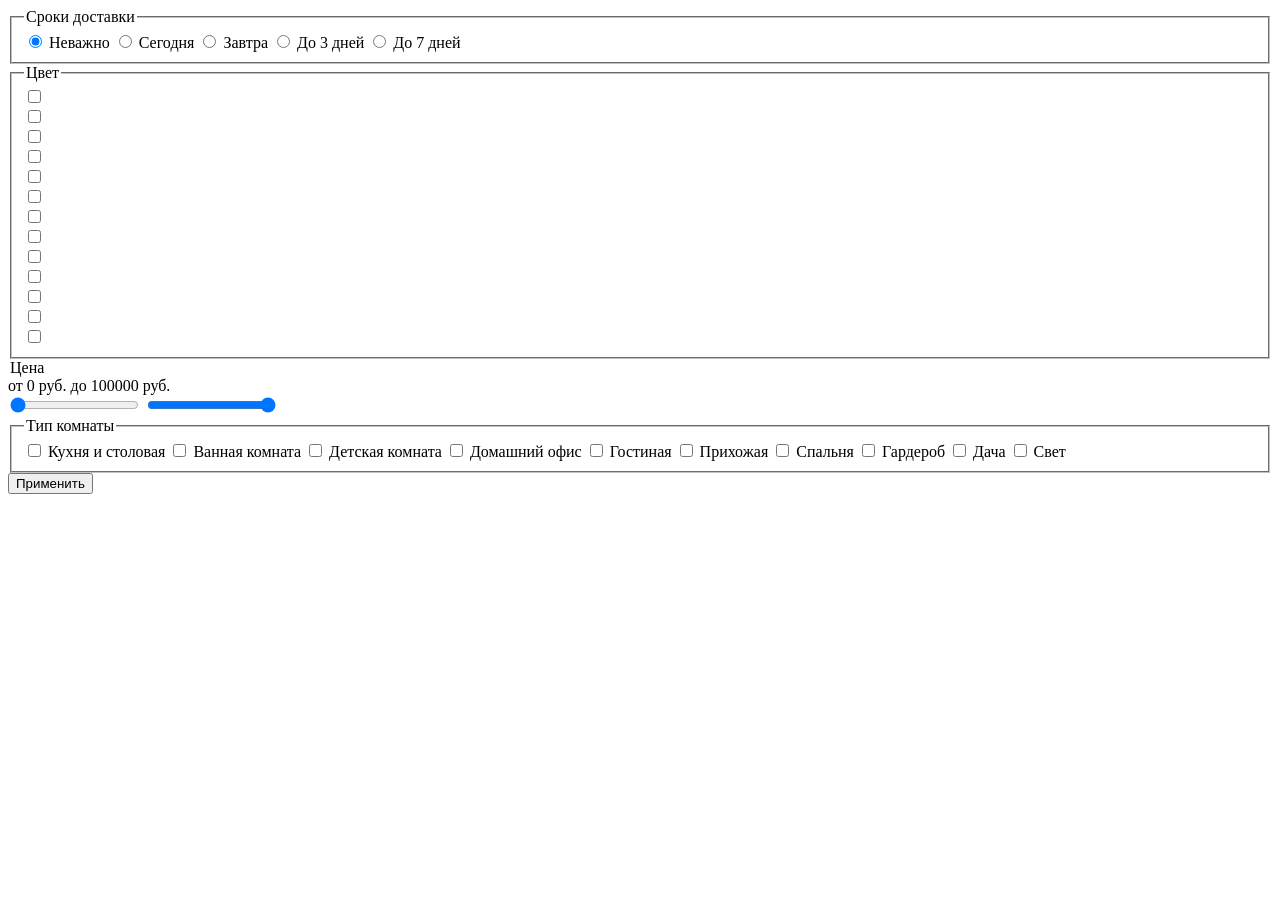
<file: forma.html>
<!-- Сообщаем браузеру как стоит обрабатывать эту страницу -->
<!DOCTYPE html>
<!-- Оболочка документа, указываем язык содержимого -->
<html lang="ru">
<!-- Заголовок страницы, контейнер для других важных данных (не отображается) -->

<head>
	<!-- Заголовок страницы в браузере -->
	<title>Знакомство с HTML тегами. Часть №3 (Формы)</title>
	<!-- Кодировка страницы -->
	<meta http-equiv="Content-type" content="text/html;charset=UTF-8" />
</head>
<!-- Отображаемое тело страницы -->
<body>
    <form class="filter-form" action="#" method="get">
        <div class="filter-form__content">

          <fieldset class="filter-form__fieldset">

             <legend class="filter-form__legen" >Сроки доставки</legend>

            <label class="radio-option">
                <input checked type="radio" value="any" name="delivery_time" > Неважно
            </label>
            <label class="radio-option">
                <input type="radio" value="today" name="delivery_time" > Сегодня
            </label>
            <label class="radio-option">
                <input type="radio" value="tomorrow" name="delivery_time" > Завтра
            </label>
            <label class="radio-option">
                <input type="radio" value="3days" name="delivery_time" > До 3 дней
            </label>
            <label class="radio-option">
                <input type="radio" value="7days" name="delivery_time" > До 7 дней
            </label>

          </fieldset>
          <fieldset class="filter-form__fieldset">
            <legend class="filter-form__legen">Цвет</legend>
            <div class="color-options">

            <div class="checkbox color-options__checkbox">
                <input class="checkbox__input" type="checkbox" id="color-wite">
                <label class="checkbox__label checkbox__label_color-wite" for="color-wite"></label>
            </div>
            <div class="checkbox color-options__checkbox">
                <input class="checkbox__input" type="checkbox" id="color-black">
                <label class="checkbox__label checkbox__label_color-black" for="color-black"></label>
            </div>
            <div class="checkbox color-options__checkbox">
                <input class="checkbox__input" type="checkbox" id="color-gray">
                <label class="checkbox__label checkbox__label_color-gray" for="color-gray"></label>
            </div>
            <div class="checkbox color-options__checkbox">
                <input class="checkbox__input" type="checkbox" id="color-red">
                <label class="checkbox__label checkbox__label_color-red" for="color-red"></label>
            </div>
            <div class="checkbox color-options__checkbox">
                <input class="checkbox__input" type="checkbox" id="color-orange">
                <label class="checkbox__label checkbox__label_color-orange" for="color-orange"></label>
            </div>
            <div class="checkbox color-options__checkbox">
                <input class="checkbox__input" type="checkbox" id="color-yellow">
                <label class="checkbox__label checkbox__label_color-yellow" for="color-yellow"></label>
            </div>
            <div class="checkbox color-options__checkbox">
                <input class="checkbox__input" type="checkbox" id="color-green">
                <label class="checkbox__label checkbox__label_color-green" for="color-green"></label>
            </div>
            <div class="checkbox color-options__checkbox">
                <input class="checkbox__input" type="checkbox" id="color-turquoise">
                <label class="checkbox__label checkbox__label_color-turquoise" for="color-turquoise"></label>
            </div>
            <div class="checkbox color-options__checkbox">
                <input class="checkbox__input" type="checkbox" id="color-blue">
                <label class="checkbox__label checkbox__label_color-blue" for="color-blue"></label>
            </div>
            <div class="checkbox color-options__checkbox">
                <input class="checkbox__input" type="checkbox" id="color-blue2">
                <label class="checkbox__label checkbox__label_color-blue2" for="color-blue2"></label>
            </div>
            <div class="checkbox color-options__checkbox">
                <input class="checkbox__input" type="checkbox" id="color-violet">
                <label class="checkbox__label checkbox__label_color-violet" for="color-violet"></label>
            </div>
            <div class="checkbox color-options__checkbox">
                <input class="checkbox__input" type="checkbox" id="color-purple">
                <label class="checkbox__label checkbox__label_color-purple" for="color-purple"></label>
            </div>
            <div class="checkbox color-options__checkbox">
                <input class="checkbox__input" type="checkbox" id="color-pink">
                <label class="checkbox__label checkbox__label_color-pin" for="color-pink"></label>
            </div>
            



            </div>
            
            
          </fieldset>


          <fieldse class="filter-form__fieldset">
            <legend class="filter-form__legend">Цена</legend>
            <div class="range">
                <label class="range__legend" for="range-legend">от 0 руб. до 100000 руб.</label>
                <div>
                    <input class="range__input"  name="range_1" type="range" min="1" max="1000000" value="1" >
                    <input class="range__input"  name="range_1" type="range" min="1" max="1000000" value="1000000">
                </div>

            </div>

          </fieldse>

         <fieldset class="Room-type">
            <legend>Тип комнаты</legend>
            <label class="checkbox-option"> 
                <input type="checkbox" name="kitchen" value="yes"> Кухня и столовая
            </label>
            <label class="checkbox-option"> 
                <input type="checkbox" name="bathroom" value="yes"> Ванная комната
            </label>
            <label class="checkbox-option"> 
                <input type="checkbox" name="nursery" value="yes"> Детская комната
            </label >
            <label class="checkbox-option" > 
                <input type="checkbox" name="home-office" value="yes"> Домашний офис
            </label>
            <label class="checkbox-option"> 
                <input type="checkbox" name="Living-room" value="yes"> Гостиная
            </label>
            <label class="checkbox-option"> 
                <input type="checkbox" name="Hallway" value="yes"> Прихожая
            </label>
            <label class="checkbox-option"> 
                <input type="checkbox" name="Bedroom" value="yes"> Спальня
            </label>
            <label class="checkbox-option"> 
                <input type="checkbox" name="Wardrobe" value="yes"> Гардероб
            </label>
            <label class="checkbox-option"> 
                <input type="checkbox" name="Country-house" value="yes"> Дача
            </label>
            <label class="checkbox-option"> 
                <input type="checkbox" name="Light" value="yes"> Свет
            </label>
         </fieldset>

        </div>
        <button type="submit" class="filter-form__button" >Применить</button>
    </form>
</body>
</file>
<file: styles.css>
@charset "UTF-8";
* {
  box-sizing: border-box;
  margin: 0;
  padding: 0;
  box-sizing: border-box;
}

a:hover {
  cursor: pointer;
}

.filter-form__button:hover {
  cursor: pointer;
}

.catalog-controls__select-option:hover {
  cursor: pointer;
}

.filter-button:hover {
  cursor: pointer;
}

.form__desc-button:hover {
  cursor: pointer;
}

.cart-form__button:hover {
  cursor: pointer;
}

.cart__clearCart:hover {
  cursor: pointer;
  background-color: #000000;
  color: #FFFFFF;
}

.cart__purchase:hover {
  background-color: #000000;
  color: #FFFFFF;
}

.form__desc-button:hover {
  background-color: #000000;
  color: #FFFFFF;
}

.cart-form__button:hover {
  background-color: #000000;
  color: #FFFFFF;
}

.filter-form__button:hover {
  background-color: #000000;
  color: #FFFFFF;
}

.catalog-link:hover {
  text-decoration: none;
  color: #888888;
}

.footer__img img:hover {
  filter: brightness(0);
}

.header {
  display: flex;
  flex-wrap: wrap;
  justify-content: space-between;
  align-items: center;
  border-bottom: 0.5px solid rgba(255, 255, 255, 0.8);
  /* это я задала линию */
  height: 77px;
}

.cart__buttons {
  margin-top: 50px;
}

.cart__purchase {
  font-size: 14px;
}

.menu-mobail {
  display: none;
}

a,
button,
input {
  font-family: "Montserrat", "sans-serif";
}

body {
  font-family: "Montserrat", "sans-serif";
}

.cart-form__button {
  background: transparent;
}

.center {
  padding-left: calc(50% - 600px);
  padding-right: calc(50% - 600px);
}

.header__nav-link {
  color: white;
}

.hero-page__wrapper {
  padding-top: 63px;
  padding-bottom: 367px;
  color: white;
  max-width: 764px;
}

.for-box {
  padding-top: 64px;
}

.for {
  display: grid;
  gap: 32px;
  grid-template-columns: repeat(12, 1fr);
  margin-top: 32px;
}

.for__item {
  height: 415px;
  grid-column: span 4;
  font-family: "Montserrat";
  font-style: normal;
  font-weight: 600;
  font-size: 34px;
  line-height: 41px;
  display: flex;
  justify-content: center;
  align-items: center;
  text-align: center;
  color: #FFFFFF;
}

.for__item_big {
  grid-column: span 6;
}

.for__item_1 {
  background-image: url(img/for-1.jpg);
}

.for__item_2 {
  background-image: url(img/for-2.jpg);
}

.for__item_3 {
  background-image: url(img/for-3.jpg);
}

.for__item_4 {
  background-image: url(img/for-4.jpg);
}

.for__item_5 {
  background-image: url(img/for-5.jpg);
}

.header__input {
  width: 288px;
  /*  ширина */
  color: white;
  border-radius: 20px;
  border: 1px solid white;
  background-color: transparent;
  /* прозраный фон */
  outline: none;
  /* Без  outline: none  — синий пунктир при клике */
  font-size: 16px;
  padding-left: 32px;
  padding-bottom: 10px;
  padding-top: 10px;
}

.header__nav {
  display: flex;
  gap: 32px;
}

.header__nav-link {
  text-decoration: none;
}

.header__input::-moz-placeholder {
  color: white;
}

.header__input::placeholder {
  color: white;
}

.hero-page {
  background-image: url("./img/header_.jpg");
  background-repeat: no-repeat;
  background-size: cover;
  background-position: center;
}

.hero-page__title {
  font-weight: 600;
  font-size: 64px;
  line-height: 70px;
  max-width: 792px;
  margin-bottom: 16px;
}

.hero-page__subtitle {
  margin-bottom: 16px;
}

.hero-page__link {
  margin-bottom: 374px;
  color: white;
}

.content {
  padding-top: 64px;
}

.content__title {
  font-weight: 600;
  font-size: 48px;
  line-height: 59px;
  color: #000;
  margin-bottom: 32px;
}

.content__product {
  display: flex;
  -moz-column-gap: 32px;
       column-gap: 32px;
  margin-top: 32px;
  flex-wrap: wrap;
  row-gap: 56px;
}

.for-box__title {
  font-weight: 600;
  font-size: 48px;
  line-height: 59px;
  color: #000;
  margin-bottom: 32px;
}

.product {
  width: 378px;
  display: flex;
  flex-direction: column;
  position: relative;
}

.product__img {
  margin-bottom: 10px;
  width: 100%;
}

.product__name {
  font-style: normal;
  font-weight: 500;
  font-size: 24px;
  color: #000;
  margin-bottom: 8px;
}

.product__title {
  font-weight: 500;
  font-size: 14px;
  color: #888888;
  margin-bottom: 12px;
  overflow-wrap: break-word;
}

.product__box-price {
  display: flex;
  gap: 32px;
}

.product__price {
  font-weight: 500;
  font-size: 24px;
  color: #050505;
}

.product__price_sail {
  text-decoration: line-through;
  /* дает перечеркивание цены */
  color: #888888;
}

.catalog-link {
  color: #000000;
  margin-top: 31px;
  margin-bottom: 64px;
  display: block;
}

.footer {
  background-color: #F7F6F6;
  /*Задаёт цвет фона для блока или текста*/
  display: flex;
  justify-content: space-between;
  align-items: center;
  flex-wrap: wrap;
}

.footer__info {
  display: flex;
  gap: 129px;
  flex-wrap: wrap;
}

.footer__main {
  display: flex;
  flex-direction: column;
  gap: 12px;
}

.footer__nav {
  display: flex;
  flex-direction: column;
  gap: 12px;
}

.footer__img-bloc {
  display: flex;
  gap: 12px;
}

.footer__bloc {
  width: 792px;
  display: flex;
  justify-content: space-between;
}

.footer__logo {
  margin-top: 32px;
  margin-bottom: 131px;
}

.footer__content {
  color: #000000;
  font-weight: 500;
  font-size: 24px;
}

.footer__link {
  color: #888888;
  text-decoration: none;
  display: flex;
  flex-direction: column;
  gap: 12px;
  font-size: 14px;
}

.footer__img {
  color: #888888;
  text-decoration: none;
}

.form {
  width: 260px;
  display: flex;
  flex-direction: column;
  gap: 8px;
}

.form__desc {
  font-size: 12px;
  font-weight: 400px;
  color: #000;
}

.form__desc-input {
  display: block;
  border: 1px solid #C4C4C4;
  border-radius: 16px;
  padding: 12px 17px;
  width: 100%;
}

.form__desc-input:focus-visible {
  outline: none;
}

/*это что бы не было обводки */
.form__desc-input::-moz-placeholder {
  color: #C4C4C4;
  font-size: 12px;
}
.form__desc-input::placeholder {
  color: #C4C4C4;
  font-size: 12px;
}

.form__desc-button {
  display: block;
  border: none;
  background-color: rgba(222, 215, 215, 0.4117647059);
  border-radius: 16px;
  width: 100%;
  padding: 12px 85px;
  font-size: 12px;
}

/* Стилизация каталога */
.hero-page__wrapper_catalog {
  padding-bottom: 126px;
}

.catalog {
  background-image: url("./img/catalog-img.jpg");
}

.catalog-controls__title {
  font-family: "Montserrat";
  font-style: normal;
  font-weight: 400;
  font-size: 16px;
  line-height: 20px;
  color: #000000;
}

.catalog-controls__link {
  text-decoration: none;
  font-weight: 400;
  font-size: 16px;
  line-height: 20px;
  color: #000000;
}

.content-catlog {
  display: flex;
  -moz-column-gap: 32px;
       column-gap: 32px;
  margin-top: 32px;
  flex-wrap: wrap;
  row-gap: 56px;
}

.catalog-controls {
  display: grid;
  grid-template-columns: 1fr auto;
  /* Задаёт две колонки: первая —  1fr  (забирает всё свободное место),
  вторая —  auto  (подстраивается под размер содержимого, например  select  или кнопка). */
  align-items: center;
  /*Выравнивает все элементы внутри grid‑ячеек по вертикали, чтобы они были по центру по высоте контейнера.*/
  gap: 20px;
  margin-top: 70px;
  margin-bottom: 32px;
}

/* стилизация контейнира фильтрации и кнопки по попульярности */
.cotainer {
  display: flex;
  flex-wrap: wrap;
  gap: 10px;
}

/* кнопка фильтрации */
.filter-button {
  font-weight: 500;
  /* полужирное начертание */
  background-color: white;
  border: 1px solid #C4C4C4;
  max-width: 182px;
  /* максимальная ширина */
  width: 100%;
  /* 100% ширина */
  padding: 9px 54px 11px 23px;
  font-size: 16px;
  border-radius: 50px;
  background-image: url('data:image/svg+xml;utf-8,<svg xmlns="http://www.w3.org/2000/svg" width="18" height="9" viewBox="0 0 18 9" fill="none"><path d="M8.66028 8.25L2.36094e-05 -1.63133e-06L17.3205 -1.17124e-07L8.66028 8.25Z" fill="black"/></svg>');
  background-position: calc(100% - 20px);
  /*Фон будет сдвинут так, чтобы его левый край оказался на  280px  от левого края блока, то есть фон «подвешен» на 20 пикселей от правого края.*/
  background-repeat: no-repeat;
  /* без повтора фонового изображения */
}

/* обнуление стилилей для  */
.catalog-controls__select-option {
  margin: 0;
  padding: 0;
  border: none;
  outline: none;
  background: transparent;
  -moz-appearance: none;
  -webkit-appearance: none;
          appearance: none;
}

.сatalog-controls__select_popular {
  width: 227px;
  padding: 9px 56px 11px 23px;
  height: 40px;
  border: 1px solid #C4C4C4;
  background-color: white;
  border-radius: 50px;
  font-weight: 400;
  font-size: 16px;
  font-family: "Montserrat";
}

.catalog-controls__select-img {
  background-image: url('data:image/svg+xml;utf-8,<svg xmlns="http://www.w3.org/2000/svg" width="18" height="9" viewBox="0 0 18 9" fill="none"><path d="M8.66028 8.25L2.36094e-05 -1.63133e-06L17.3205 -1.17124e-07L8.66028 8.25Z" fill="black"/></svg>');
  background-repeat: no-repeat;
  background-position: right 16px center;
}

.catalog-controls__select_filter {
  margin-right: 10px;
}

.product__icons {
  display: flex;
  position: absolute;
  top: 12px;
  right: 12px;
  gap: 23px;
  opacity: 0;
  visibility: hidden;
  transform: translateY(-10px);
  transition: opacity 0.3s ease, transform 0.3s ease, visibility 0.3s ease;
}

.product__linke {
  text-decoration: none;
}

.product:hover .product__icons {
  opacity: 1;
  visibility: visible;
  transform: translateY(0);
}

/* Стилизация формы */
.filter-form {
  position: absolute;
  display: flex;
  /*flex- контейнер */
  flex-direction: column;
  /*выравнивание дочерних элементов по колонке */
  align-items: flex-start;
  right: 0;
  /* позиция справа от родителя */
  background-color: white;
  box-shadow: 0px 4px 67px -12px rgba(0, 0, 0, 0.32);
  top: calc(100% + 14px);
  padding: 40px;
  gap: 36px;
  z-index: 10;
}

.filter-button-wrapper {
  position: relative;
  display: inline-block;
}

.filter-form__content {
  display: flex;
  flex-direction: column;
  flex-wrap: wrap;
  gap: 32px 65px;
  min-width: 445px;
  max-height: 548px;
}

.filter-form__fieldset {
  display: flex;
  flex-direction: column;
  border: none;
  gap: 16px;
  font-size: 14px;
  max-width: 190px;
}

.filter-form__legend {
  font-weight: 500;
  font-size: 16px;
  margin-bottom: 16px;
}

.filter-form__delivery-times {
  padding-bottom: 16px;
}

.filter-form__button {
  align-self: flex-end;
  width: 190px;
  height: 40px;
  background-color: transparent;
  border-radius: 20px;
  border: 1px solid #040404;
}

.radio-option input {
  margin-right: 10px;
}

/* радиокнопка*/
.radio {
  display: flex;
  align-items: center;
  gap: 10px;
}

.radio__input {
  display: none;
  /* скрытый элемент*/
}

.radio__label {
  display: flex;
  align-items: center;
  gap: 10px;
  cursor: pointer;
  font-size: 14px;
  color: #000;
  position: relative;
}

/* кружок */
.radio__label::before {
  content: "";
  width: 15px;
  height: 15px;
  border: 1px solid #888888;
  border-radius: 50%;
  flex-shrink: 0;
}

/* активный radio */
.radio__input:checked + .radio__label::before {
  border-color: #000;
}

/* галочка */
.radio__input:checked + .radio__label::after {
  content: "";
  position: absolute;
  left: 4px;
  top: 6px;
  width: 8px;
  height: 8px;
  background-image: url("data:image/svg+xml,%3Csvg width='8' height='8' viewBox='0 0 8 8' fill='none' xmlns='http://www.w3.org/2000/svg'%3E%3Cpath d='M0.353516 2.72363L3.85352 6.22363L6.85352 0.223633' stroke='black'/%3E%3C/svg%3E");
  background-repeat: no-repeat;
  background-size: contain;
  background-position: center;
}

/* Ползунок цены */
.range {
  display: flex;
  flex-direction: column;
  gap: 9px;
}

.range__input {
  width: 190px;
  height: 8px;
  /*overflow: hidden; скрывает все что выходит за пределы */
  outline: none;
  position: absolute;
  /*Установите для обоих  input  свойство  position: absolute; . Они должны занимать всё пространство контейнера.*/
}

.range__input,
.range__input::-webkit-slider-runnable-track,
.range__input::-webkit-slider-thumb {
  -webkit-appearance: none;
  background: none;
  /* убираем встроенную стилистику и у на как бы все становится не видимым */
}

.range__input::-webkit-slider-runnable-track {
  width: 200px;
  height: 1px;
  background: #000;
  /* задаем стиль полосочки */
}

.range__input:nth-child(2n)::-webkit-slider-runnable-track {
  background: none;
  /* второй ползунок без фона */
}

/*это специальный CSS-псевдоэлемент, который позволяет стилизовать «ползунок» (ручку) в элементе  <input type="range"> */
.range__input::-webkit-slider-thumb {
  position: relative;
  height: 8px;
  width: 8px;
  background-color: #000;
  /* черный фон */
  border: 1px solid #000000;
  border-radius: 25px;
  cursor: pointer;
  z-index: 1;
  margin-top: -4px;
}

.range__input::-webkit-slider-thumb {
  cursor: grabbing;
  /* куурсор ввиде руки */
}

.range__input:nth-child(2n)::-webkit-slider-thumb {
  z-index: 2;
}

.range__slider {
  position: relative;
  height: 8px;
  width: 190px;
  display: inline-block;
}

/* цвет */
.color-options {
  display: flex;
  max-width: 190px;
  gap: 14px;
  flex-wrap: wrap;
}

.color-options__checkbox {
  width: 15px;
  height: 15px;
}

.checkbox {
  display: flex;
  align-items: center;
  gap: 10px;
}

.checkbox__input {
  display: none;
}

.checkbox__label {
  display: flex;
  align-items: center;
  cursor: pointer;
  position: relative;
  padding-left: 30px;
  font-size: 14px;
}

.checkbox__label::before {
  content: "";
  width: 15px;
  height: 15px;
  display: inline-block;
  border: 1px solid #888888;
  position: absolute;
  left: 0;
}

.checkbox__input:checked + .checkbox__label::before {
  border-color: #000;
}

.checkbox__input:checked + .checkbox__label::after {
  content: "";
  position: absolute;
  left: 4px;
  width: 8px;
  height: 8px;
  background-image: url("data:image/svg+xml,%3Csvg width='8' height='8' viewBox='0 0 8 8' fill='none' xmlns='http://www.w3.org/2000/svg'%3E%3Cpath d='M0.353516 2.72363L3.85352 6.22363L6.85352 0.223633' stroke='black'/%3E%3C/svg%3E");
  background-repeat: no-repeat;
  background-size: contain;
  background-position: center;
}

.checkbox__label_color-wite::before {
  border-color: #888888;
  background-color: #FFFFFF;
}

.checkbox__label_color-black::before {
  border-color: #000000;
  background-color: #000000;
}

.checkbox__label_color-gray::before {
  border-color: #737373;
  background-color: #737373;
}

.checkbox__label_color-red::before {
  border-color: #FF0000;
  background-color: #FF0000;
}

.checkbox__label_color-orange::before {
  border-color: #FF7A41;
  background-color: #FF7A41;
}

.checkbox__label_color-yellow::before {
  border-color: #F2CB01;
  background-color: #F2CB01;
}

.checkbox__label_color-green::before {
  border-color: #00BF2A;
  background-color: #00BF2A;
}

.checkbox__label_color-turquoise::before {
  border-color: #1CCC97;
  background-color: #1CCC97;
}

.checkbox__label_color-blue::before {
  border-color: #009FE3;
  background-color: #009FE3;
}

.checkbox__label_color-blue2::before {
  border-color: #000AF8;
  background-color: #000AF8;
}

.checkbox__label_color-violet::before {
  border-color: #6710D6;
  background-color: #6710D6;
}

.checkbox__label_color-purple::before {
  border-color: #9D0DB5;
  background-color: #9D0DB5;
}

.checkbox__label_color-lilac::before {
  border-color: #D89AFF;
  background-color: #D89AFF;
}

.checkbox__label_color-pink::before {
  border-color: #FF65A6;
  background-color: #FF65A6;
}

/* тип комнаты */
.checkbox-option {
  display: flex;
  align-items: center;
  gap: 10px;
  cursor: pointer;
}

.filter-form__checkbox {
  display: none;
}

.filter-form__label {
  display: flex;
  align-items: center;
  gap: 10px;
  cursor: pointer;
  font-size: 14px;
  color: #000;
  position: relative;
}

.filter-form__label::before {
  content: "";
  width: 15px;
  height: 15px;
  border: 1px solid #888888;
  flex-shrink: 0;
}

/* активный checkbox */
.filter-form__checkbox:checked + .filter-form__label::before {
  border-color: #000;
}

/* галочка */
.filter-form__checkbox:checked + .filter-form__label::after {
  content: "";
  position: absolute;
  left: 4px;
  top: 6px;
  width: 8px;
  height: 8px;
  background-image: url("data:image/svg+xml,%3Csvg width='8' height='8' viewBox='0 0 8 8' fill='none' xmlns='http://www.w3.org/2000/svg'%3E%3Cpath d='M0.353516 2.72363L3.85352 6.22363L6.85352 0.223633' stroke='black'/%3E%3C/svg%3E");
  background-repeat: no-repeat;
  background-size: contain;
  background-position: center;
}

.img-header {
  height: 400px;
  background-image: url(img/cart1.jpg);
  background-position: center;
  background-size: cover;
  background-repeat: no-repeat;
}

.hading-big {
  margin-top: 127px;
  font-family: "Montserrat";
  font-style: normal;
  font-weight: 600;
  font-size: 64px;
  line-height: 70px;
  color: #FFFFFF;
}

.cart {
  display: grid;
  grid-template-columns: repeat(12, 1fr);
  gap: 32px;
  margin-top: 64px;
  row-gap: 0;
}
.cart__box {
  display: flex;
  justify-content: space-between;
  padding-bottom: 14px;
  border-bottom: 0.5px solid #CACDD8;
}
.cart__content {
  grid-column: span 8;
}
.cart__buttons {
  display: flex;
  gap: 7px;
}
.cart__clearCart {
  border: 1px solid #000000;
  border-radius: 50px;
  width: 200px;
  height: 37px;
  background-color: transparent;
}
.cart__purchase {
  border: 1px solid #000000;
  border-radius: 50px;
  width: 200px;
  height: 37px;
  background-color: transparent;
  display: flex;
  align-items: center;
  justify-content: center;
  text-decoration: none;
  color: #000000;
}

.cart-form {
  grid-column: span 4;
  background: #F7F6F6;
  border-radius: 20px;
  padding: 30px;
}
.cart-form__bloc {
  display: grid;
}
.cart-form__registration {
  display: flex;
  justify-content: center;
  align-items: center;
  font-family: "Montserrat";
  font-style: normal;
  font-weight: 700;
  font-size: 24px;
  line-height: 29px;
  color: #000000;
  margin-top: 42px;
  margin-bottom: 40px;
}
.cart-form__input {
  display: grid;
  align-content: space-around;
  justify-items: stretch;
  gap: 40px;
}
.cart-form__name {
  border: none;
  background-color: transparent;
  border-bottom: 0.5px solid #CACDD8;
  font-size: 14px;
}
.cart-form__name::-moz-placeholder {
  color: #000000;
  font-size: 14px;
}
.cart-form__name::placeholder {
  color: #000000;
  font-size: 14px;
}
.cart-form__phone {
  border: none;
  background-color: transparent;
  border-bottom: 0.5px solid #CACDD8;
  font-size: 14px;
}
.cart-form__phone::-moz-placeholder {
  color: #000000;
  font-size: 14px;
}
.cart-form__phone::placeholder {
  color: #000000;
  font-size: 14px;
}
.cart-form__addres {
  border: none;
  background-color: transparent;
  border-bottom: 0.5px solid #CACDD8;
  font-size: 14px;
}
.cart-form__addres::-moz-placeholder {
  color: #000000;
  font-size: 14px;
}
.cart-form__addres::placeholder {
  color: #000000;
  font-size: 14px;
}
.cart-form__price {
  margin-top: 64px;
  margin-bottom: 154px;
  display: grid;
  gap: 15px;
}

.cart-item {
  padding-top: 25px;
  padding-bottom: 50px;
  display: flex;
  justify-content: space-between;
  align-items: flex-start;
}
.cart-item + .cart-item {
  border-top: 0.5px solid #CACDD8;
}
.cart-item__left {
  display: flex;
  gap: 32px;
}
.cart-item__title {
  font-style: normal;
  font-weight: 500;
  font-size: 24px;
  color: #000;
  margin-bottom: 8px;
}
.cart-item__info {
  width: 276px;
  display: flex;
  flex-direction: column;
  gap: 16px;
}
.cart-item__description {
  font-family: "Montserrat";
  font-style: normal;
  font-weight: 400;
  font-size: 14px;
  line-height: 17px;
  color: #888888;
}
.cart-item__prise {
  font-family: "Montserrat";
  font-style: normal;
  font-weight: 500;
  font-size: 16px;
  line-height: 20px;
  display: flex;
  align-items: center;
  text-align: center;
  color: #050505;
}
.cart-item__linke {
  display: flex;
  justify-content: space-between;
  gap: 30px;
}
.cart-item__favorites {
  color: #000000;
  display: block;
}
.cart-item__number {
  width: 71px;
  height: 51px;
  left: 739px;
  top: 525px;
  background: #F7F6F6;
  border-radius: 6px;
  border: none;
  padding-top: 12px;
  padding-right: 24px;
  padding-bottom: 13px;
  font-weight: 600;
  padding-top: 11px;
  padding-right: 24px;
  padding-bottom: 14px;
  text-align: center;
  font-size: 14px;
}

.cart-form__total-line {
  font-family: "Montserrat";
  display: flex;
  align-items: center;
  justify-content: center;
  gap: 10px;
}

.cart-form__price-span {
  font-style: normal;
  font-weight: 500;
  font-size: 24px;
  line-height: 29px;
  color: #000000;
}

.cart-form__button {
  box-sizing: border-box;
  display: flex;
  flex-direction: row;
  justify-content: center;
  align-items: center;
  padding: 10px;
  gap: 10px;
  height: 40px;
  border: 1px solid #040404;
  border-radius: 20px;
  flex: none;
  order: 1;
  align-self: stretch;
  flex-grow: 0;
  animation: pulseButton 2s ease 2;
}

@keyframes pulseButton {
  0% {
    transform: scale(1);
  }
  50% {
    transform: scale(1.08);
  }
  100% {
    transform: scale(1);
  }
}
@media (max-width: 1024px) {
  .center {
    padding-left: calc(50% - 393px);
    padding-right: calc(50% - 393px);
  }
  .for__item {
    height: 268px;
  }
  .content__product {
    -moz-column-gap: 29px;
         column-gap: 29px;
    row-gap: 39px;
  }
  .cotainer {
    position: relative;
  }
  .filter-form {
    width: 541px;
    right: 0;
  }
  .footer__logo {
    display: none;
  }
  .footer__main {
    margin-top: 32px;
    margin-bottom: 58px;
  }
  .form {
    margin-top: 32px;
    margin-bottom: 58px;
  }
  .cart {
    grid-template-columns: 1fr; /*Контейнер станет в одну колонку.*/
    row-gap: 32px;
  }
  .cart__content {
    grid-column: 1/-1; /*Блок с товарами займёт всю ширину строки.Это значит:начать с первой линии и закончить на последней линии*/
  }
  .cart-form {
    grid-column: 1/-1; /*Форма тоже уйдёт на новую строку и встанет ниже.*/
    max-width: 376px; /* Если по макету форма не должна растягиваться на всю ширину, а быть более узкой — это ограничит её ширину.*/
  }
  .cart__buttons {
    margin-top: 32px;
  }
  .content-catlog {
    -moz-column-gap: 29px;
         column-gap: 29px;
    row-gap: 30px;
  }
  .filter-button-wrapper {
    position: static;
  }
  .footer__bloc {
    display: flex;
    justify-content: space-between;
  }
  .cart__buttons {
    margin-bottom: 64px;
  }
}
@media (min-width: 768px) and (max-width: 833px) {
  .center {
    padding-left: 24px;
    padding-right: 24px;
  }
  .product {
    width: 345px;
  }
}
@media (max-width: 767px) {
  .center {
    padding-left: 16px;
    padding-right: 16px;
  }
  .header {
    padding-top: 32px;
    border-bottom: none;
  }
  .for-box {
    padding-top: 32px;
  }
  .header__input {
    display: none;
  }
  .header__nav-link {
    display: none;
  }
  .header__logo-img {
    width: 99px;
  }
  .menu-mobail {
    display: flex;
    align-items: center;
    gap: 32px;
  }
  .hero-page__title {
    font-size: 48px;
    line-height: 59px;
  }
  .hero-page__wrapper {
    text-align: center;
  }
  .hero-page__subtitle {
    margin-bottom: 28px;
    font-size: 16px;
    line-height: 20px;
  }
  .hero-page__link {
    font-style: normal;
    font-weight: 400;
    font-size: 14px;
  }
  .for-box__title {
    font-size: 24px;
    line-height: 29px;
  }
  .for {
    grid-template-columns: repeat 4, 1fr;
    gap: 16px;
  }
  .for__item {
    font-size: 28px;
    line-height: 34px;
    height: 375px;
    grid-column: 1/-1;
  }
  .for__item_big {
    height: 244px;
  }
  .content__title {
    font-size: 28px;
    line-height: 34px;
  }
  .footer__bloc {
    display: flex;
    flex-direction: column;
    align-items: center;
  }
  .form {
    margin-top: 0;
    margin-bottom: 32px;
  }
  .product__name {
    font-weight: 500;
    font-size: 18px;
  }
  .product__title {
    font-weight: 400;
    font-size: 14px;
  }
  .product__price {
    font-size: 18px;
    line-height: 22px;
  }
  .product {
    width: 100%;
  }
  /*каталог */
  .catalog-controls {
    display: flex;
    flex-direction: column;
    align-items: flex-start;
    margin-top: 0;
  }
  .catalog-controls__link {
    font-size: 14px;
    line-height: 17px;
  }
  .сatalog-controls__select_popular {
    font-size: 14px;
    line-height: 17px;
  }
  .catalog-controls__select {
    font-size: 14px;
    line-height: 17px;
  }
  .catalog-controls__title {
    margin-top: 39px;
  }
  .cotainer {
    display: flex;
    flex-direction: column-reverse;
  }
  .hading-big {
    font-size: 48px;
    line-height: 59px;
    text-align: center;
  }
  .cart__box, .cart-item__img {
    display: none;
  }
  .cart__content {
    display: flex;
    flex-direction: column;
    align-items: flex-start;
  }
  .cart-item__title {
    font-size: 18px;
    line-height: 22px;
  }
  .cart-item__description {
    font-size: 14px;
    line-height: 17px;
  }
  .cart__clearCart, .cart__purchase {
    font-size: 12px;
    line-height: 15px;
  }
  .cart__clearCart {
    max-width: 166px;
  }
  .cart__purchase {
    max-width: 163px;
  }
  .filter-form__content {
    width: 190px;
    min-width: 0;
    max-height: none;
    height: auto;
    flex-wrap: nowrap;
  }
  .filter-form {
    padding: 40px 24px;
    width: -moz-fit-content;
    width: fit-content;
  }
}/*# sourceMappingURL=styles.css.map */
</file>
